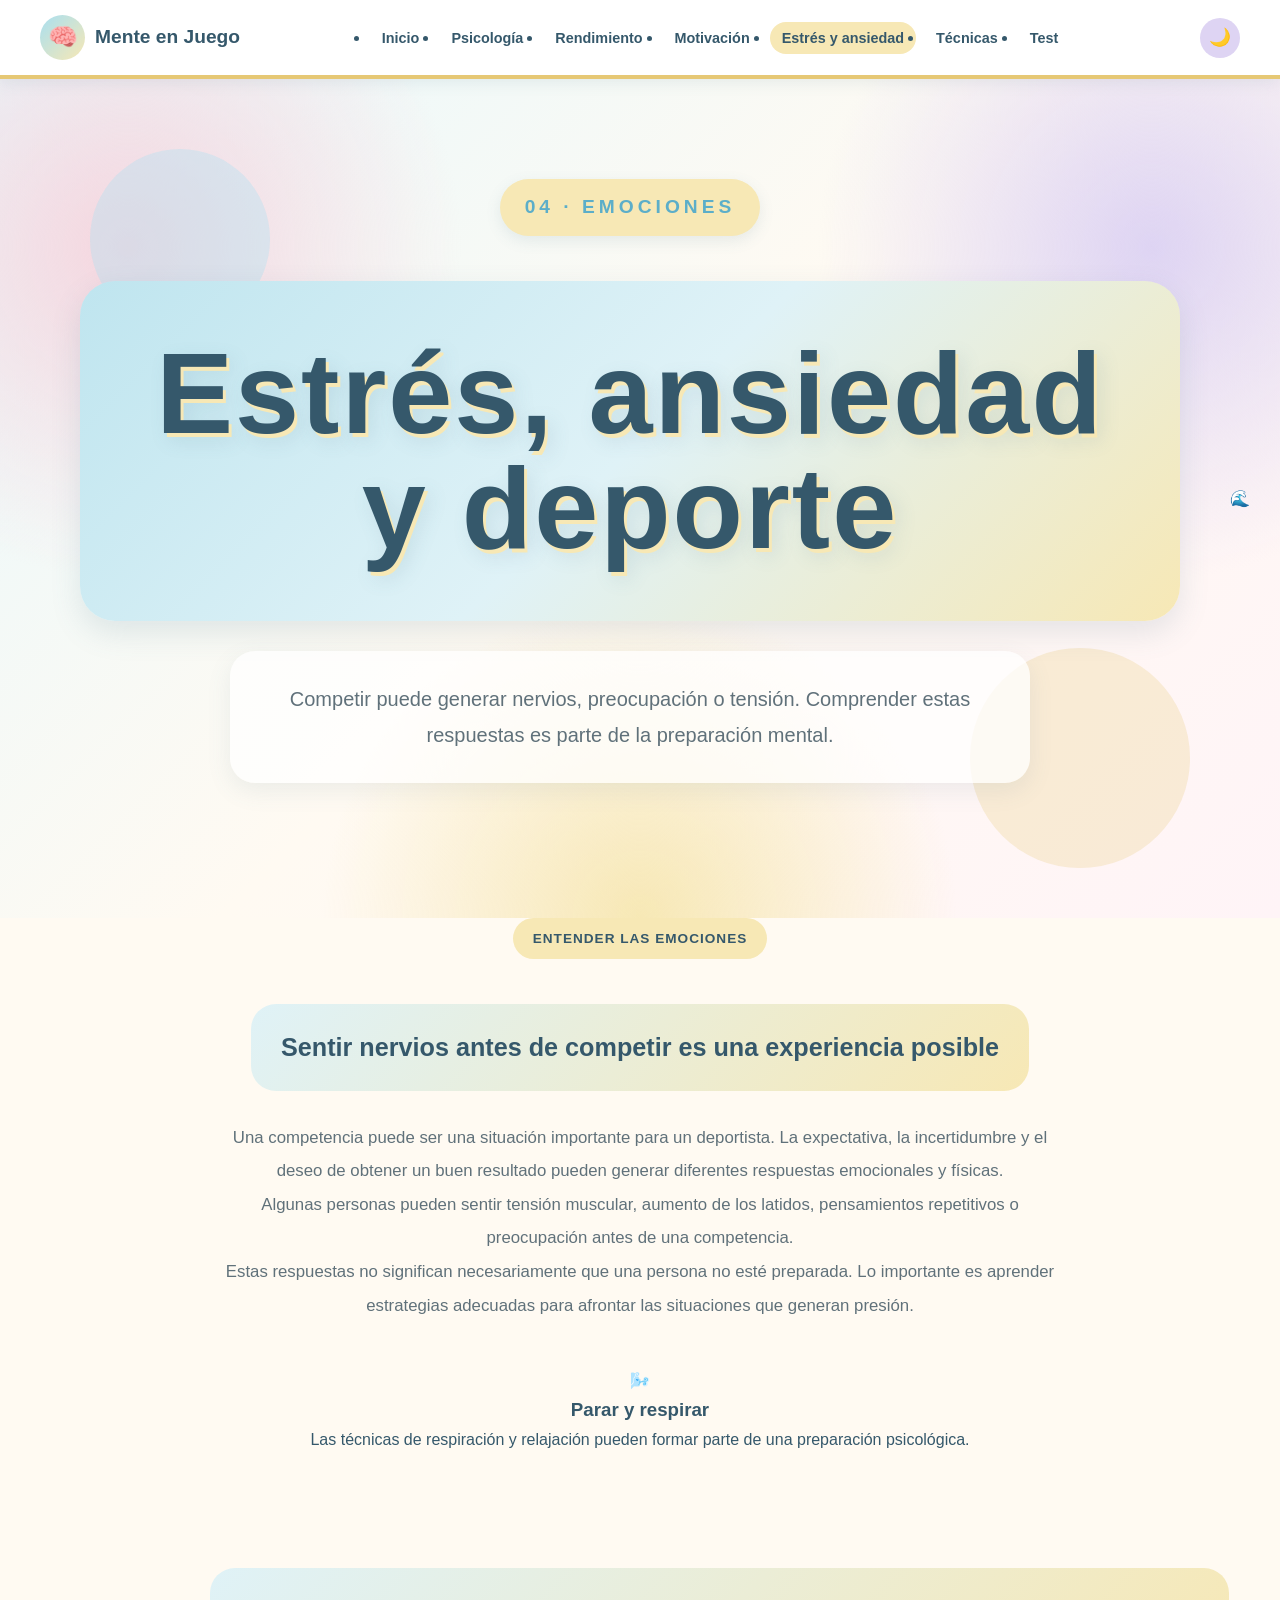
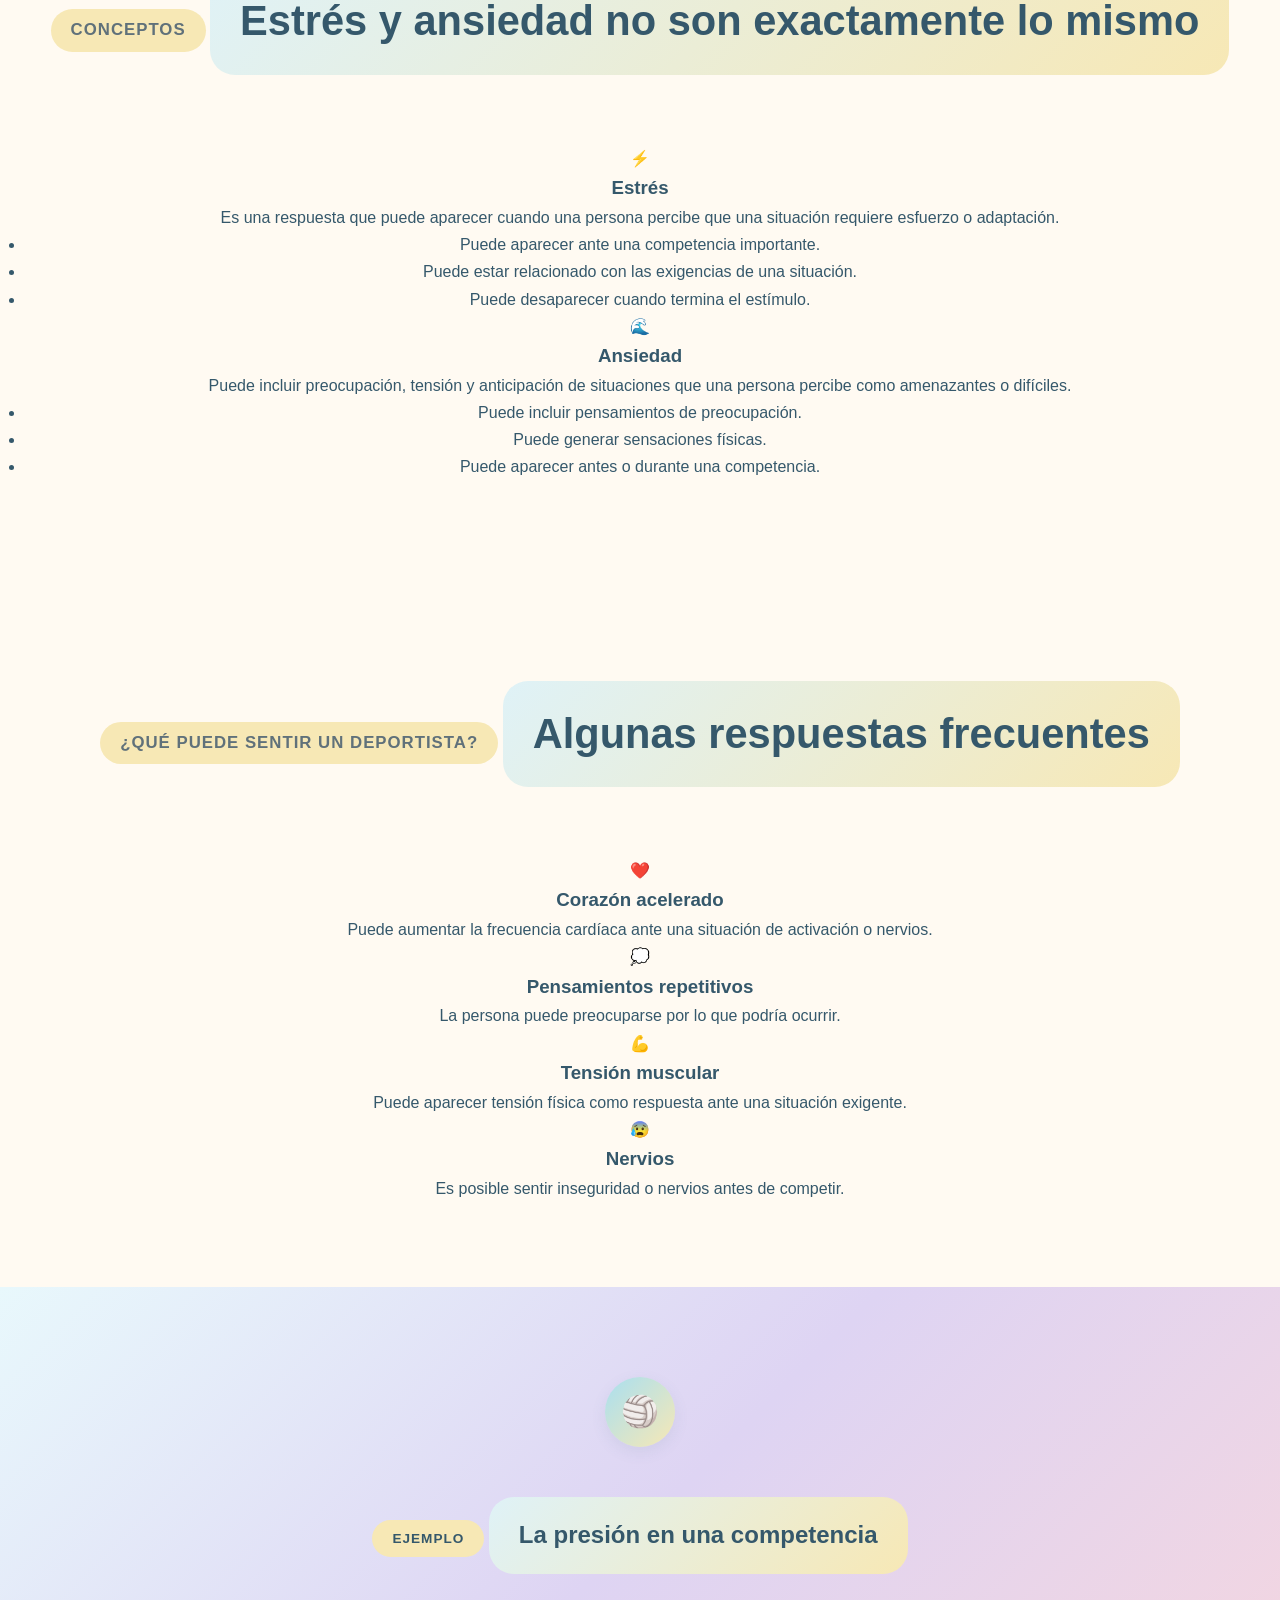
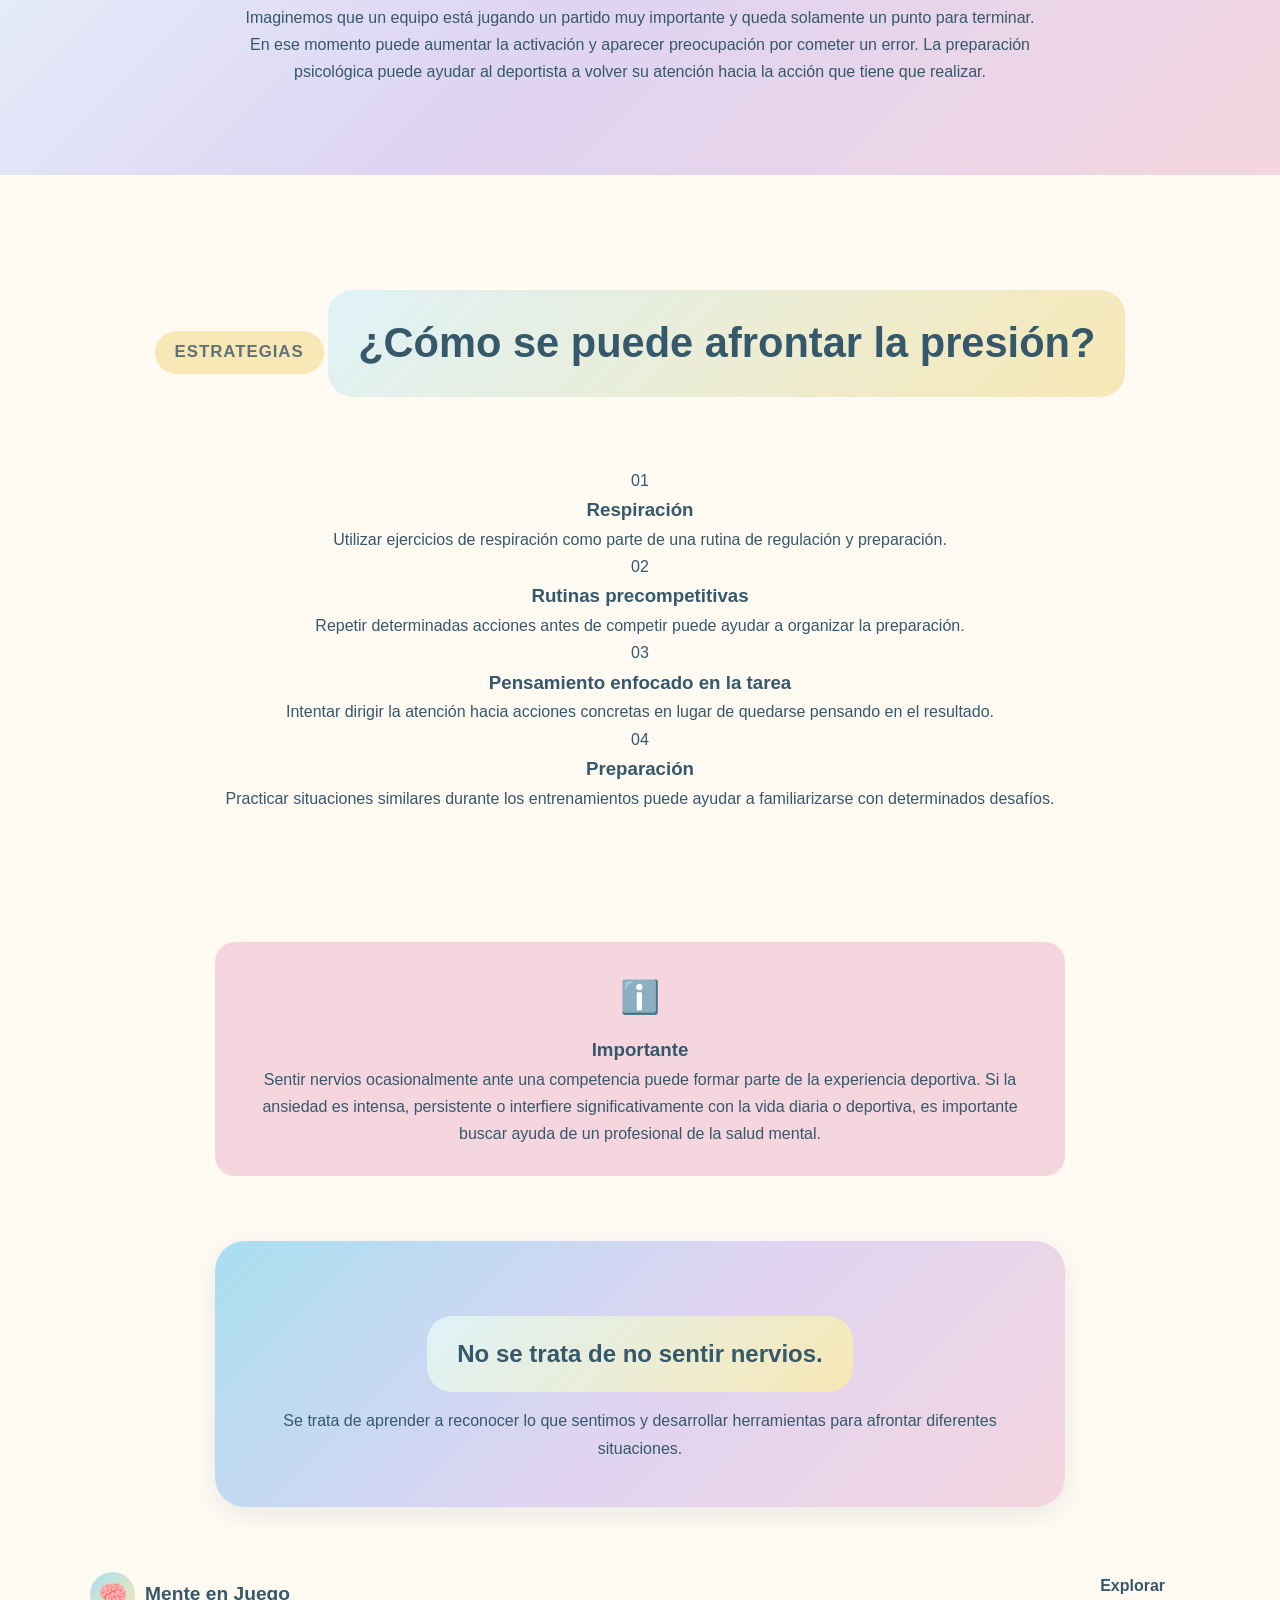
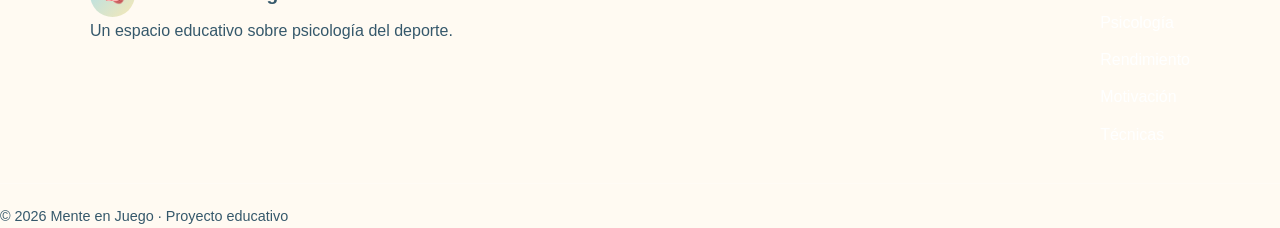
<file: ansiedad.html>
<!DOCTYPE html>
<html lang="es">
<head>

    <meta charset="UTF-8">
    <meta name="viewport" content="width=device-width, initial-scale=1.0">

    <title>Estrés y Ansiedad | Mente en Juego</title>

    <link rel="stylesheet" href="style.css">

</head>

<body>

<header class="header">

    <nav class="navbar">

        <a href="index.html" class="logo">
            <span class="logo-icon">🧠</span>
            Mente en Juego
        </a>

        <ul class="nav-links">

            <li><a href="index.html">Inicio</a></li>
            <li><a href="psicologia.html">Psicología</a></li>
            <li><a href="rendimiento.html">Rendimiento</a></li>
            <li><a href="motivacion.html">Motivación</a></li>
            <li><a href="ansiedad.html" class="active">Estrés y ansiedad</a></li>
            <li><a href="tecnicas.html">Técnicas</a></li>
            <li><a href="test.html">Test</a></li>

        </ul>

        <button id="themeButton" class="theme-button">
            🌙
        </button>

    </nav>

</header>


<main>

    <!-- HERO -->

    <section class="page-hero anxiety-hero">

        <div class="page-hero-content">

            <p class="hero-subtitle">
                04 · EMOCIONES
            </p>

            <h1>
                Estrés, ansiedad y deporte
            </h1>

            <p>
                Competir puede generar nervios, preocupación o tensión.
                Comprender estas respuestas es parte de la preparación mental.
            </p>

        </div>

        <div class="page-hero-icon">
            🌊
        </div>

    </section>


    <!-- INTRO -->

    <section class="content-section">

        <div class="content-text">

            <p class="section-label">
                ENTENDER LAS EMOCIONES
            </p>

            <h2>
                Sentir nervios antes de competir es una experiencia posible
            </h2>

            <p>
                Una competencia puede ser una situación importante para un
                deportista. La expectativa, la incertidumbre y el deseo de
                obtener un buen resultado pueden generar diferentes respuestas
                emocionales y físicas.
            </p>

            <p>
                Algunas personas pueden sentir tensión muscular, aumento de
                los latidos, pensamientos repetitivos o preocupación antes
                de una competencia.
            </p>

            <p>
                Estas respuestas no significan necesariamente que una persona
                no esté preparada. Lo importante es aprender estrategias
                adecuadas para afrontar las situaciones que generan presión.
            </p>

        </div>

        <div class="emotion-box">

            <div class="emotion-icon">
                🌬️
            </div>

            <h3>
                Parar y respirar
            </h3>

            <p>
                Las técnicas de respiración y relajación pueden formar parte
                de una preparación psicológica.
            </p>

        </div>

    </section>


    <!-- DIFERENCIAS -->

    <section class="section">

        <div class="section-heading">

            <p class="section-label">
                CONCEPTOS
            </p>

            <h2>
                Estrés y ansiedad no son exactamente lo mismo
            </h2>

        </div>


        <div class="comparison-grid">

            <article class="comparison-card">

                <div class="comparison-icon">
                    ⚡
                </div>

                <h3>
                    Estrés
                </h3>

                <p>
                    Es una respuesta que puede aparecer cuando una persona
                    percibe que una situación requiere esfuerzo o adaptación.
                </p>

                <ul>

                    <li>Puede aparecer ante una competencia importante.</li>

                    <li>Puede estar relacionado con las exigencias de una situación.</li>

                    <li>Puede desaparecer cuando termina el estímulo.</li>

                </ul>

            </article>


            <article class="comparison-card">

                <div class="comparison-icon">
                    🌊
                </div>

                <h3>
                    Ansiedad
                </h3>

                <p>
                    Puede incluir preocupación, tensión y anticipación de
                    situaciones que una persona percibe como amenazantes
                    o difíciles.
                </p>

                <ul>

                    <li>Puede incluir pensamientos de preocupación.</li>

                    <li>Puede generar sensaciones físicas.</li>

                    <li>Puede aparecer antes o durante una competencia.</li>

                </ul>

            </article>

        </div>

    </section>


    <!-- SEÑALES -->

    <section class="section">

        <div class="section-heading">

            <p class="section-label">
                ¿QUÉ PUEDE SENTIR UN DEPORTISTA?
            </p>

            <h2>
                Algunas respuestas frecuentes
            </h2>

        </div>


        <div class="symptoms-grid">

            <div class="signal">
                <span>❤️</span>
                <h3>Corazón acelerado</h3>
                <p>
                    Puede aumentar la frecuencia cardíaca ante una situación
                    de activación o nervios.
                </p>
            </div>


            <div class="signal">
                <span>💭</span>
                <h3>Pensamientos repetitivos</h3>
                <p>
                    La persona puede preocuparse por lo que podría ocurrir.
                </p>
            </div>


            <div class="signal">
                <span>💪</span>
                <h3>Tensión muscular</h3>
                <p>
                    Puede aparecer tensión física como respuesta ante una
                    situación exigente.
                </p>
            </div>


            <div class="signal">
                <span>😰</span>
                <h3>Nervios</h3>
                <p>
                    Es posible sentir inseguridad o nervios antes de competir.
                </p>
            </div>

        </div>

    </section>


    <!-- PRESIÓN -->

    <section class="highlight-section">

        <div class="highlight-icon">
            🏐
        </div>

        <div>

            <p class="section-label">
                EJEMPLO
            </p>

            <h2>
                La presión en una competencia
            </h2>

            <p>
                Imaginemos que un equipo está jugando un partido muy importante
                y queda solamente un punto para terminar.
            </p>

            <p>
                En ese momento puede aumentar la activación y aparecer
                preocupación por cometer un error. La preparación psicológica
                puede ayudar al deportista a volver su atención hacia la
                acción que tiene que realizar.
            </p>

        </div>

    </section>


    <!-- ESTRATEGIAS -->

    <section class="section">

        <div class="section-heading">

            <p class="section-label">
                ESTRATEGIAS
            </p>

            <h2>
                ¿Cómo se puede afrontar la presión?
            </h2>

        </div>


        <div class="strategy-list">

            <div class="strategy">

                <div class="strategy-number">
                    01
                </div>

                <div>

                    <h3>
                        Respiración
                    </h3>

                    <p>
                        Utilizar ejercicios de respiración como parte de una
                        rutina de regulación y preparación.
                    </p>

                </div>

            </div>


            <div class="strategy">

                <div class="strategy-number">
                    02
                </div>

                <div>

                    <h3>
                        Rutinas precompetitivas
                    </h3>

                    <p>
                        Repetir determinadas acciones antes de competir puede
                        ayudar a organizar la preparación.
                    </p>

                </div>

            </div>


            <div class="strategy">

                <div class="strategy-number">
                    03
                </div>

                <div>

                    <h3>
                        Pensamiento enfocado en la tarea
                    </h3>

                    <p>
                        Intentar dirigir la atención hacia acciones concretas
                        en lugar de quedarse pensando en el resultado.
                    </p>

                </div>

            </div>


            <div class="strategy">

                <div class="strategy-number">
                    04
                </div>

                <div>

                    <h3>
                        Preparación
                    </h3>

                    <p>
                        Practicar situaciones similares durante los entrenamientos
                        puede ayudar a familiarizarse con determinados desafíos.
                    </p>

                </div>

            </div>

        </div>

    </section>


    <!-- IMPORTANTE -->

    <section class="notice-box">

        <div class="notice-icon">
            ℹ️
        </div>

        <div>

            <h3>
                Importante
            </h3>

            <p>
                Sentir nervios ocasionalmente ante una competencia puede formar
                parte de la experiencia deportiva. Si la ansiedad es intensa,
                persistente o interfiere significativamente con la vida diaria
                o deportiva, es importante buscar ayuda de un profesional de
                la salud mental.
            </p>

        </div>

    </section>


    <!-- FINAL -->

    <section class="final-message">

        <h2>
            No se trata de no sentir nervios.
        </h2>

        <p>
            Se trata de aprender a reconocer lo que sentimos y desarrollar
            herramientas para afrontar diferentes situaciones.
        </p>

    </section>

</main>


<footer class="footer">

    <div class="footer-content">

        <div class="footer-brand">

            <a href="index.html" class="logo">
                <span class="logo-icon">🧠</span>
                Mente en Juego
            </a>

            <p>
                Un espacio educativo sobre psicología del deporte.
            </p>

        </div>

        <div class="footer-links">

            <h4>Explorar</h4>

            <a href="psicologia.html">Psicología</a>
            <a href="rendimiento.html">Rendimiento</a>
            <a href="motivacion.html">Motivación</a>
            <a href="tecnicas.html">Técnicas</a>

        </div>

    </div>

    <div class="footer-bottom">
        <p>© 2026 Mente en Juego · Proyecto educativo</p>
    </div>

</footer>

<script src="script.js"></script>

</body>
</html>
</file>
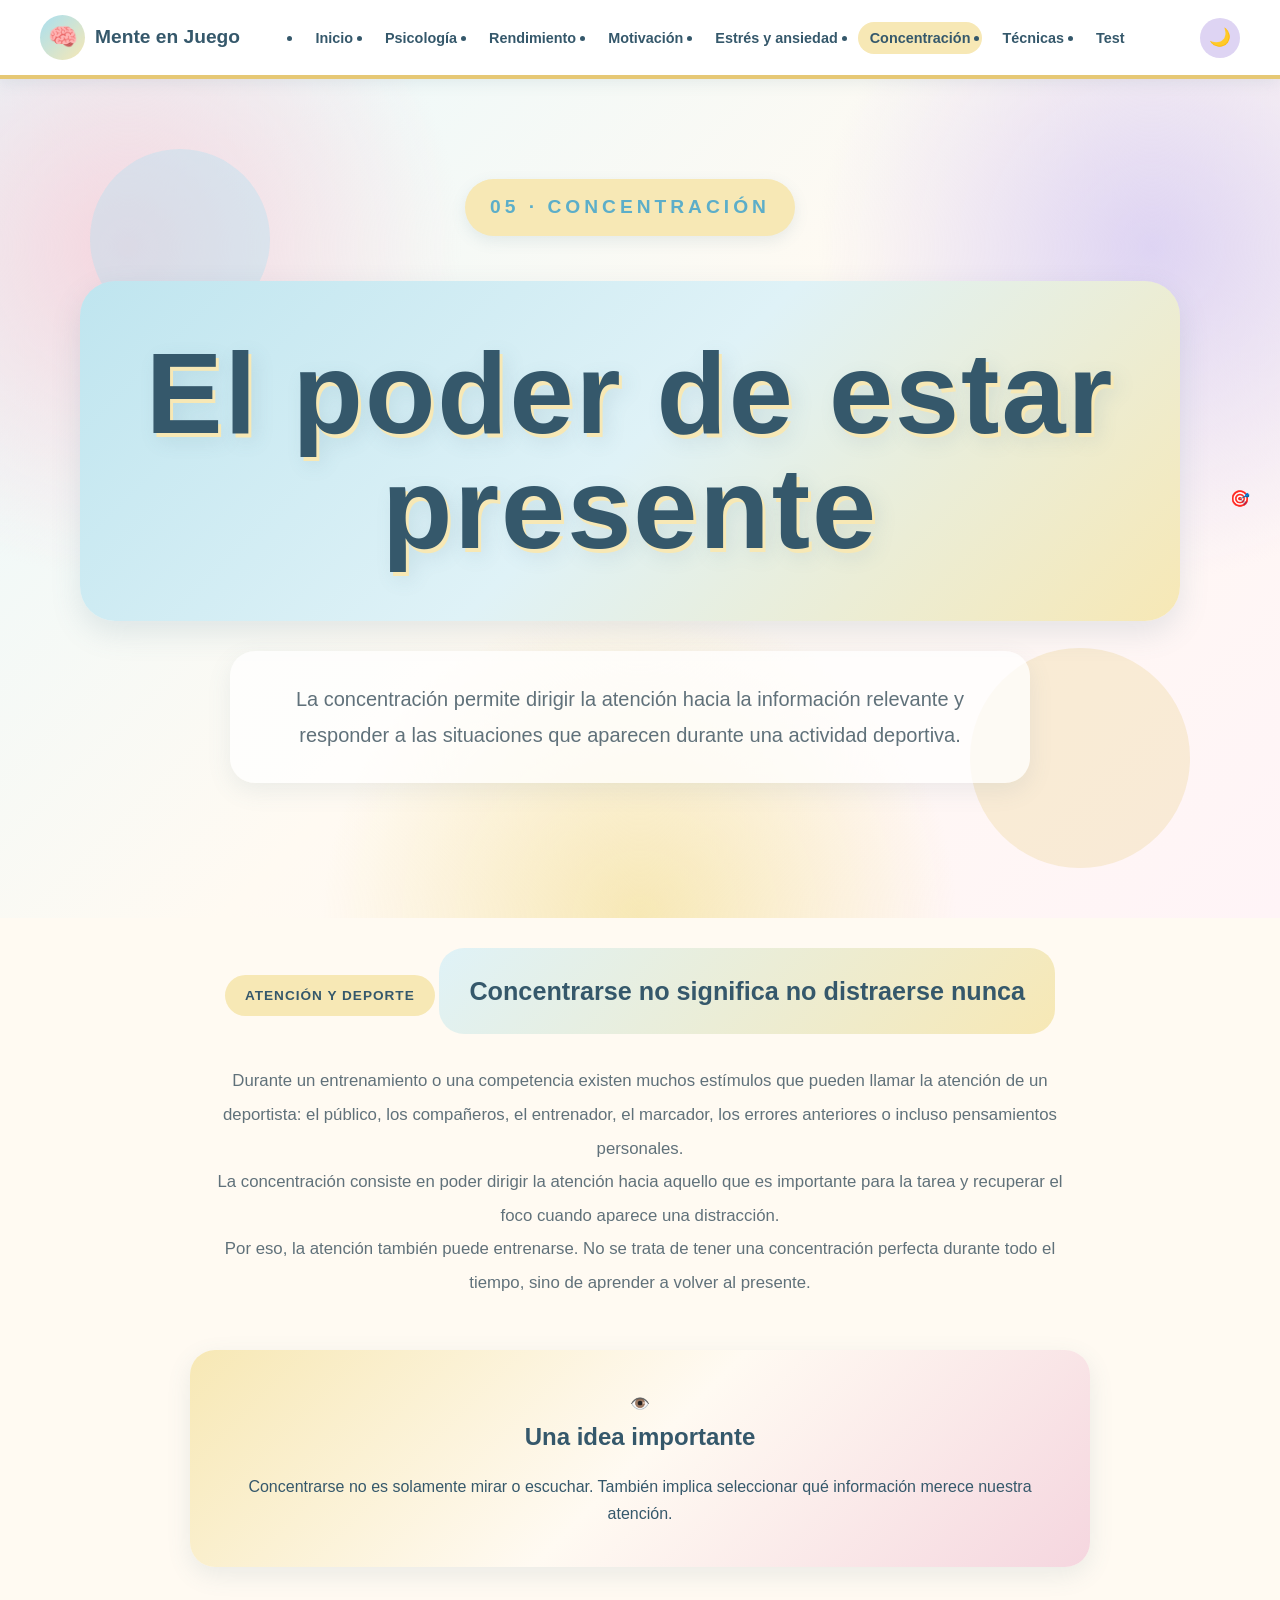
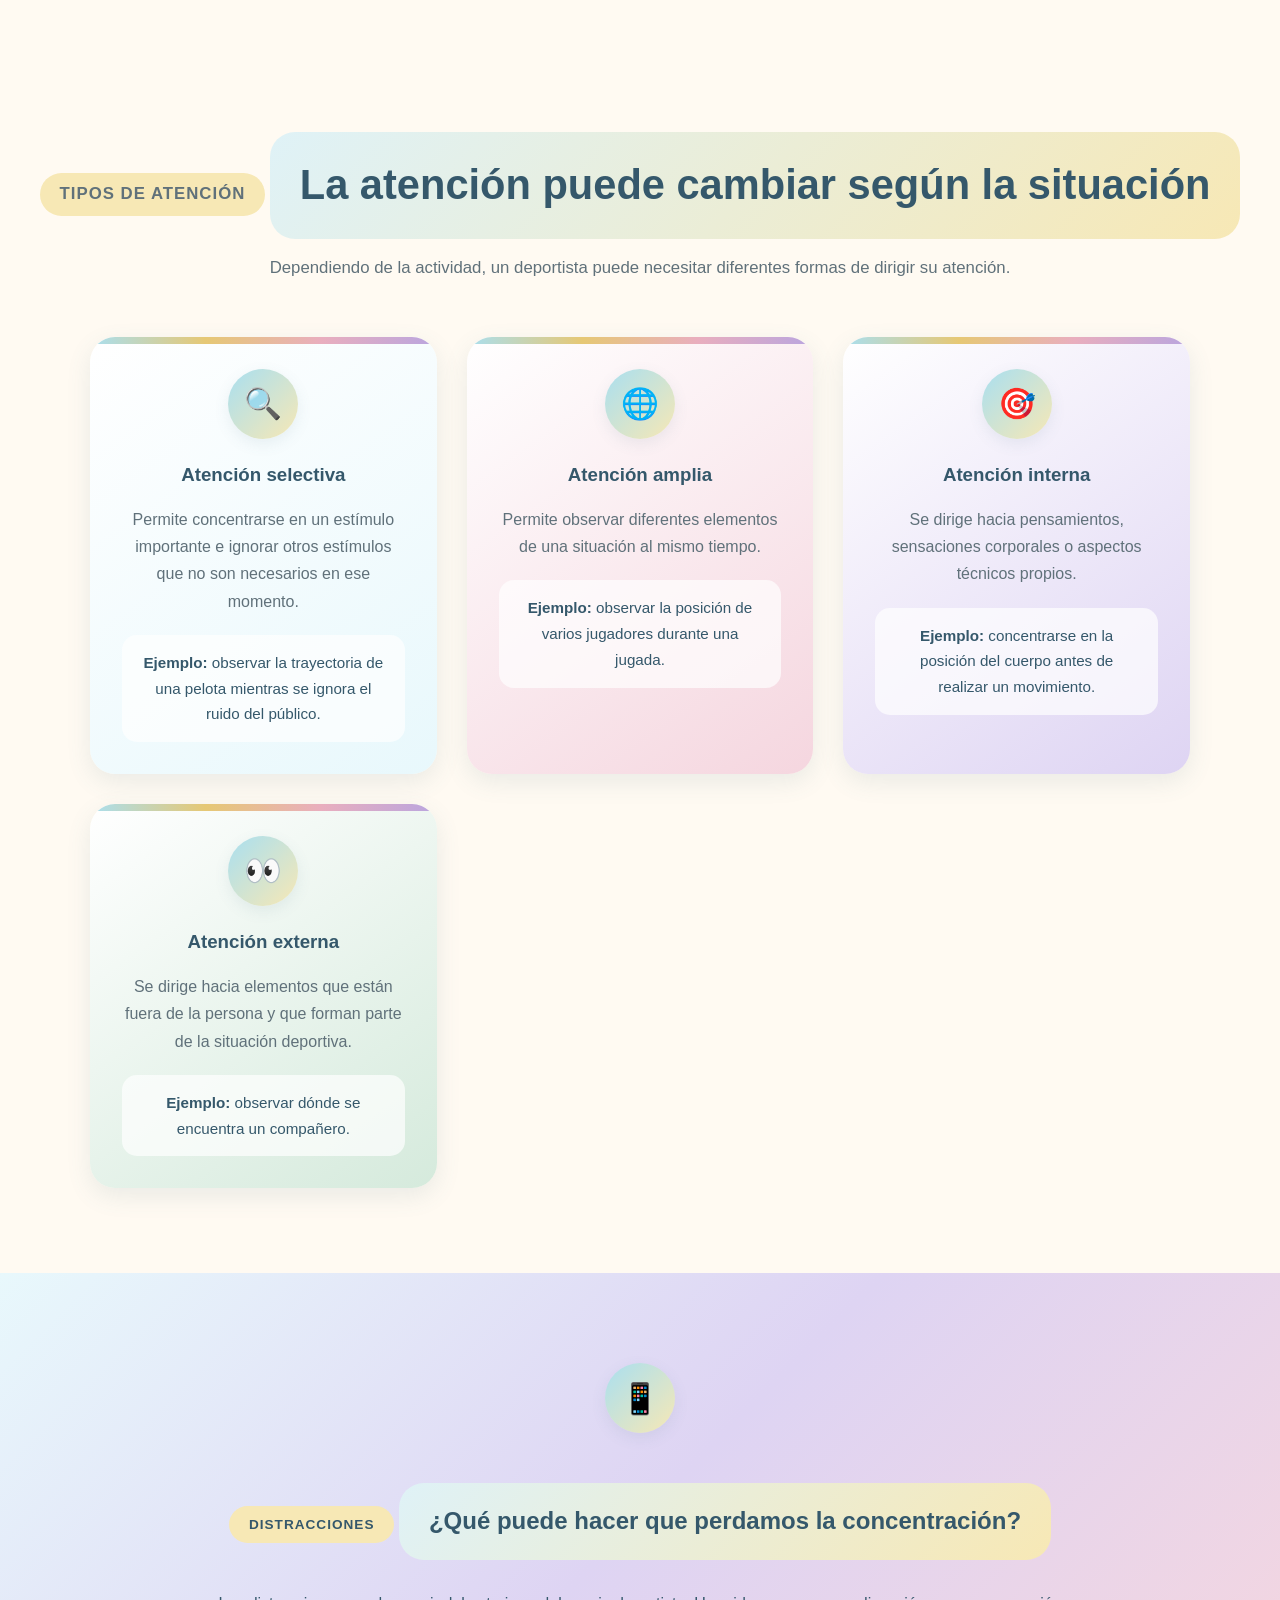
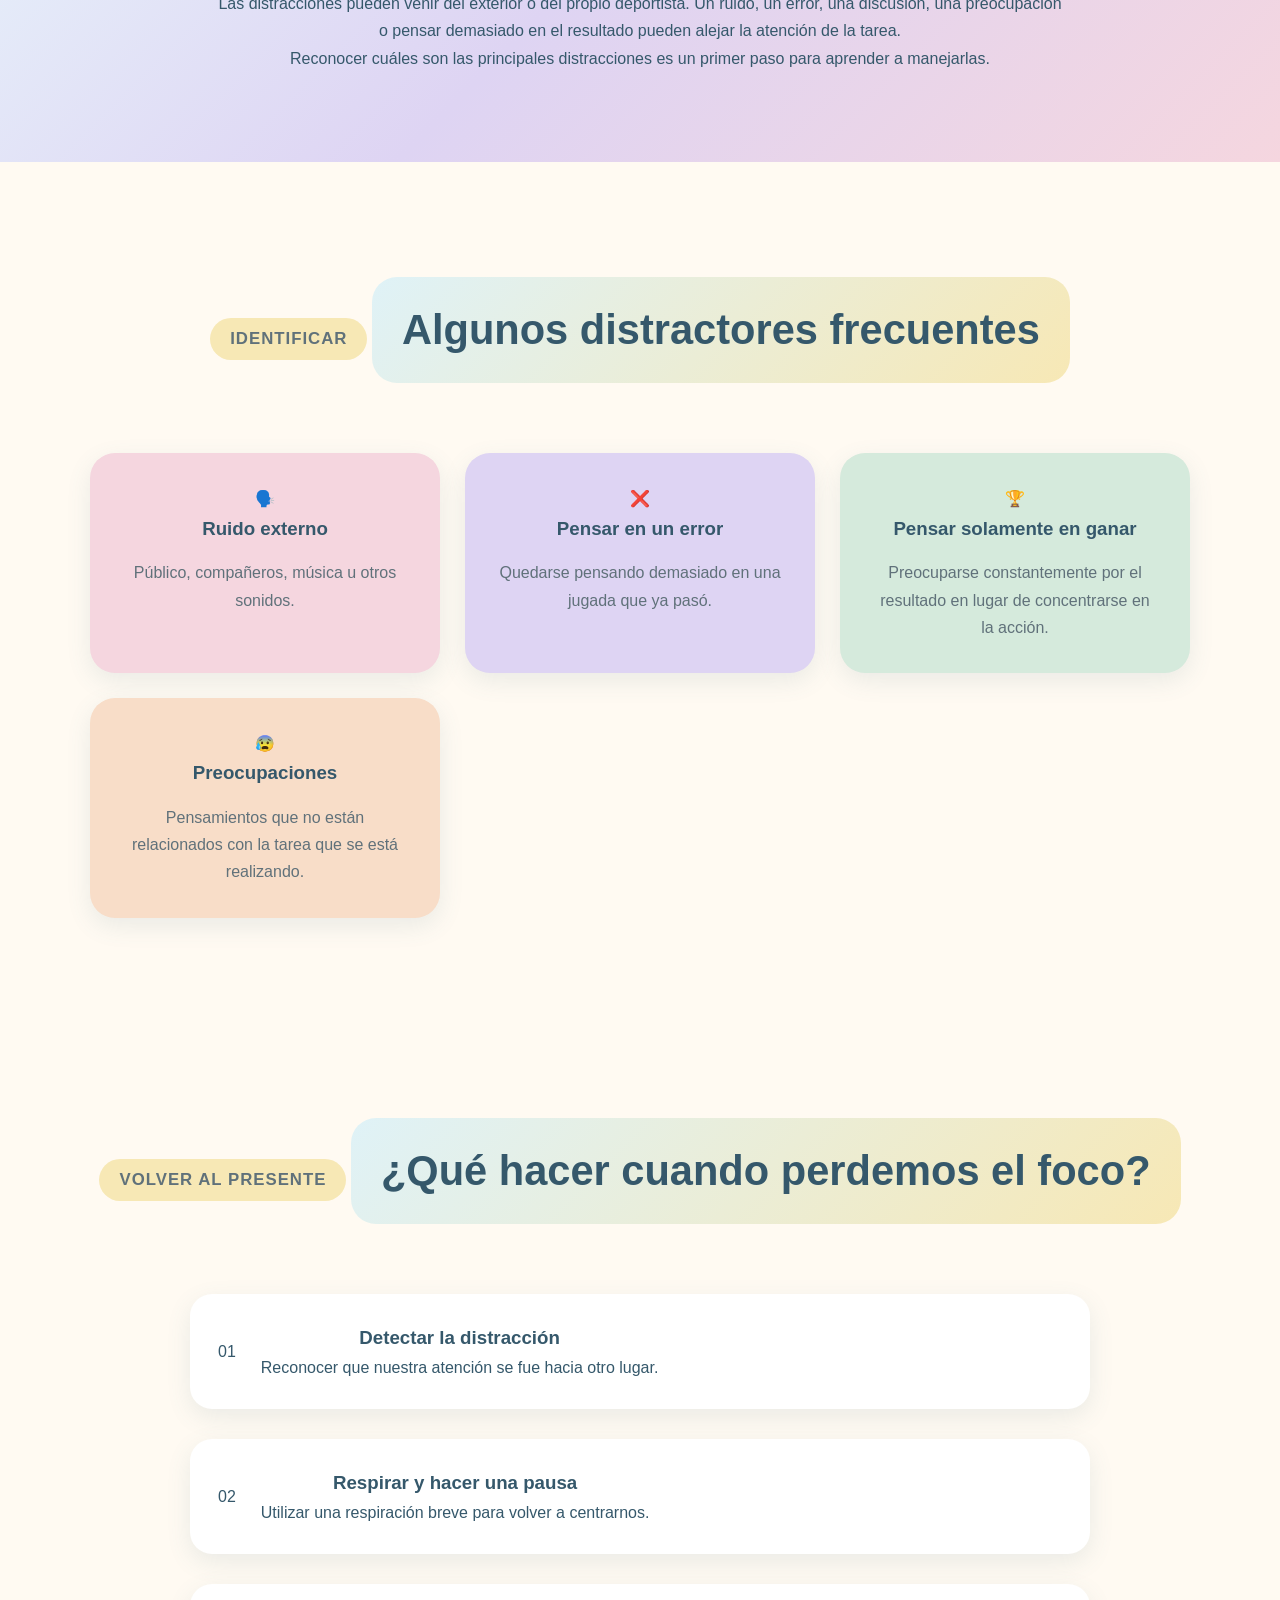
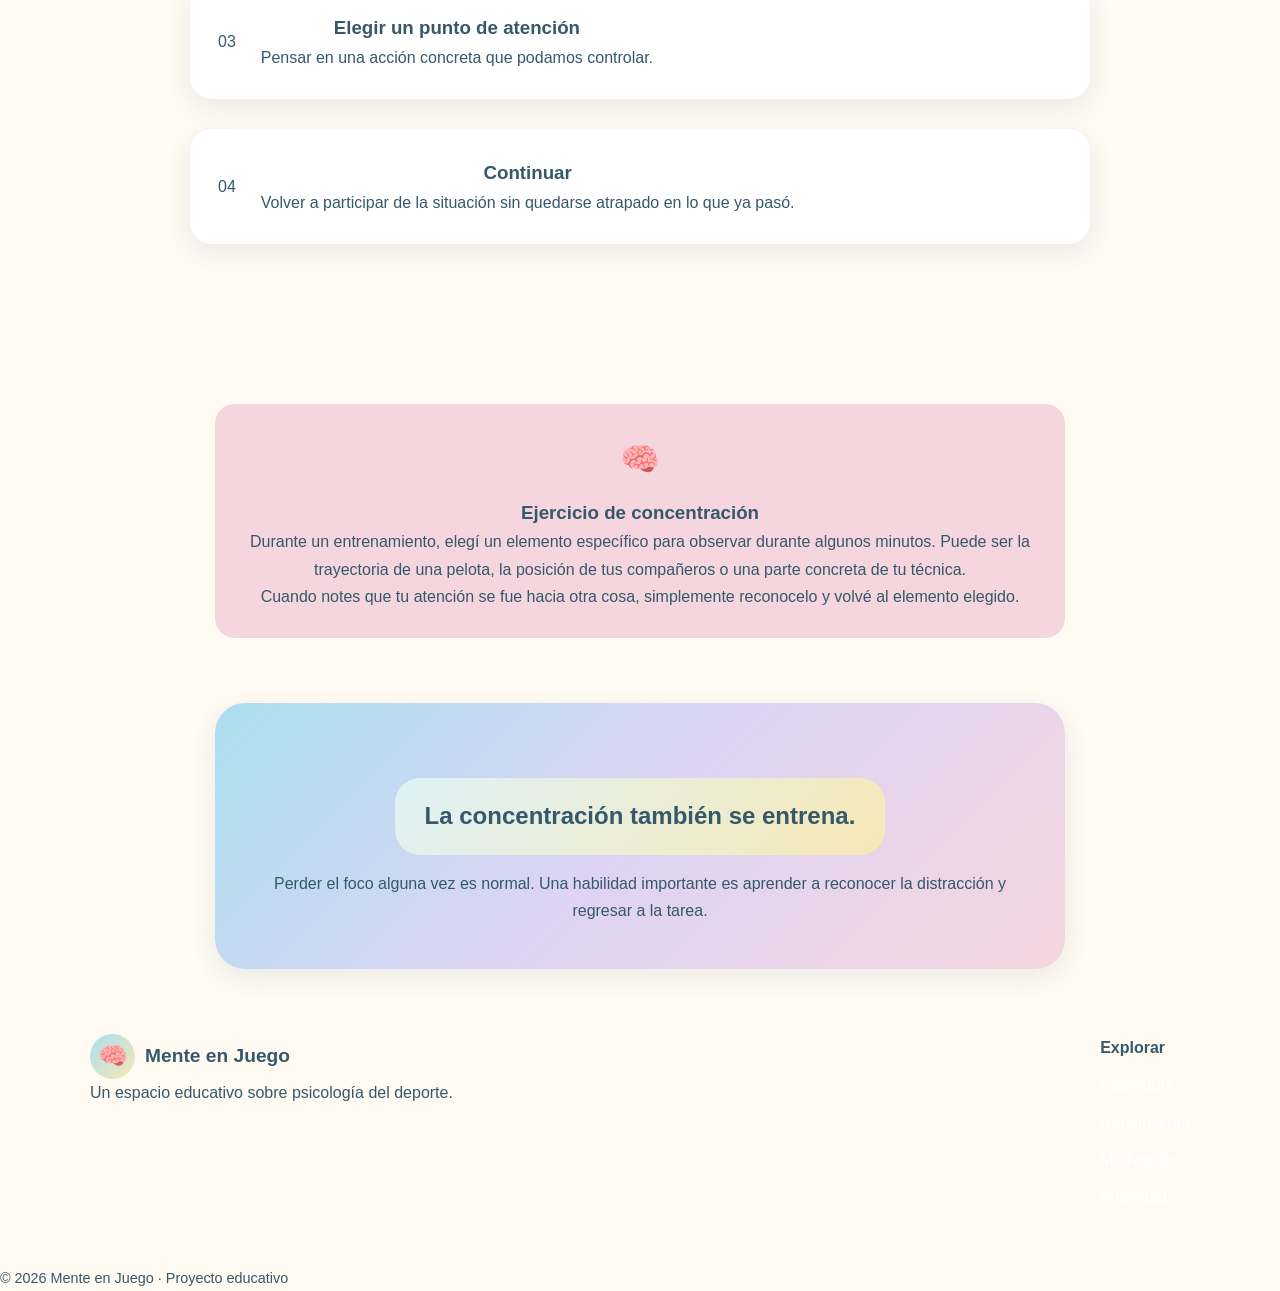
<file: concentracion.html>
<!DOCTYPE html>
<html lang="es">

<head>
    <meta charset="UTF-8">
    <meta name="viewport" content="width=device-width, initial-scale=1.0">

    <title>Concentración Deportiva | Mente en Juego</title>

    <link rel="stylesheet" href="style.css">
</head>

<body>

<header class="header">

    <nav class="navbar">

        <a href="index.html" class="logo">
            <span class="logo-icon">🧠</span>
            Mente en Juego
        </a>

        <ul class="nav-links">

            <li><a href="index.html">Inicio</a></li>

            <li><a href="psicologia.html">Psicología</a></li>

            <li><a href="rendimiento.html">Rendimiento</a></li>

            <li><a href="motivacion.html">Motivación</a></li>

            <li><a href="ansiedad.html">Estrés y ansiedad</a></li>

            <li><a href="concentracion.html" class="active">Concentración</a></li>

            <li><a href="tecnicas.html">Técnicas</a></li>

            <li><a href="test.html">Test</a></li>

        </ul>

        <button id="themeButton" class="theme-button">
            🌙
        </button>

    </nav>

</header>


<main>

    <!-- HERO -->

    <section class="page-hero">

        <div class="page-hero-content">

            <p class="hero-subtitle">
                05 · CONCENTRACIÓN
            </p>

            <h1>
                El poder de estar presente
            </h1>

            <p>
                La concentración permite dirigir la atención hacia la información
                relevante y responder a las situaciones que aparecen durante
                una actividad deportiva.
            </p>

        </div>

        <div class="page-hero-icon">
            🎯
        </div>

    </section>


    <!-- INTRODUCCIÓN -->

    <section class="content-section">

        <div class="content-text">

            <p class="section-label">
                ATENCIÓN Y DEPORTE
            </p>

            <h2>
                Concentrarse no significa no distraerse nunca
            </h2>

            <p>
                Durante un entrenamiento o una competencia existen muchos
                estímulos que pueden llamar la atención de un deportista:
                el público, los compañeros, el entrenador, el marcador,
                los errores anteriores o incluso pensamientos personales.
            </p>

            <p>
                La concentración consiste en poder dirigir la atención hacia
                aquello que es importante para la tarea y recuperar el foco
                cuando aparece una distracción.
            </p>

            <p>
                Por eso, la atención también puede entrenarse. No se trata
                de tener una concentración perfecta durante todo el tiempo,
                sino de aprender a volver al presente.
            </p>

        </div>


        <div class="definition-box">

            <span>👁️</span>

            <h3>
                Una idea importante
            </h3>

            <p>
                Concentrarse no es solamente mirar o escuchar. También implica
                seleccionar qué información merece nuestra atención.
            </p>

        </div>

    </section>


    <!-- TIPOS DE ATENCIÓN -->

    <section class="section">

        <div class="section-heading">

            <p class="section-label">
                TIPOS DE ATENCIÓN
            </p>

            <h2>
                La atención puede cambiar según la situación
            </h2>

            <p>
                Dependiendo de la actividad, un deportista puede necesitar
                diferentes formas de dirigir su atención.
            </p>

        </div>


        <div class="cards-grid">

            <article class="info-card">

                <div class="card-icon">
                    🔍
                </div>

                <h3>
                    Atención selectiva
                </h3>

                <p>
                    Permite concentrarse en un estímulo importante e ignorar
                    otros estímulos que no son necesarios en ese momento.
                </p>

                <div class="card-example">
                    <strong>Ejemplo:</strong>
                    observar la trayectoria de una pelota mientras se ignora
                    el ruido del público.
                </div>

            </article>


            <article class="info-card">

                <div class="card-icon">
                    🌐
                </div>

                <h3>
                    Atención amplia
                </h3>

                <p>
                    Permite observar diferentes elementos de una situación
                    al mismo tiempo.
                </p>

                <div class="card-example">
                    <strong>Ejemplo:</strong>
                    observar la posición de varios jugadores durante una jugada.
                </div>

            </article>


            <article class="info-card">

                <div class="card-icon">
                    🎯
                </div>

                <h3>
                    Atención interna
                </h3>

                <p>
                    Se dirige hacia pensamientos, sensaciones corporales
                    o aspectos técnicos propios.
                </p>

                <div class="card-example">
                    <strong>Ejemplo:</strong>
                    concentrarse en la posición del cuerpo antes de realizar
                    un movimiento.
                </div>

            </article>


            <article class="info-card">

                <div class="card-icon">
                    👀
                </div>

                <h3>
                    Atención externa
                </h3>

                <p>
                    Se dirige hacia elementos que están fuera de la persona
                    y que forman parte de la situación deportiva.
                </p>

                <div class="card-example">
                    <strong>Ejemplo:</strong>
                    observar dónde se encuentra un compañero.
                </div>

            </article>

        </div>

    </section>


    <!-- DISTRACCIONES -->

    <section class="highlight-section">

        <div class="highlight-icon">
            📱
        </div>

        <div>

            <p class="section-label">
                DISTRACCIONES
            </p>

            <h2>
                ¿Qué puede hacer que perdamos la concentración?
            </h2>

            <p>
                Las distracciones pueden venir del exterior o del propio
                deportista. Un ruido, un error, una discusión, una preocupación
                o pensar demasiado en el resultado pueden alejar la atención
                de la tarea.
            </p>

            <p>
                Reconocer cuáles son las principales distracciones es un primer
                paso para aprender a manejarlas.
            </p>

        </div>

    </section>


    <!-- DISTRACTORES -->

    <section class="section">

        <div class="section-heading">

            <p class="section-label">
                IDENTIFICAR
            </p>

            <h2>
                Algunos distractores frecuentes
            </h2>

        </div>


        <div class="distraction-grid">

            <div class="distraction-card">

                <span>🗣️</span>

                <h3>
                    Ruido externo
                </h3>

                <p>
                    Público, compañeros, música u otros sonidos.
                </p>

            </div>


            <div class="distraction-card">

                <span>❌</span>

                <h3>
                    Pensar en un error
                </h3>

                <p>
                    Quedarse pensando demasiado en una jugada que ya pasó.
                </p>

            </div>


            <div class="distraction-card">

                <span>🏆</span>

                <h3>
                    Pensar solamente en ganar
                </h3>

                <p>
                    Preocuparse constantemente por el resultado en lugar
                    de concentrarse en la acción.
                </p>

            </div>


            <div class="distraction-card">

                <span>😰</span>

                <h3>
                    Preocupaciones
                </h3>

                <p>
                    Pensamientos que no están relacionados con la tarea
                    que se está realizando.
                </p>

            </div>

        </div>

    </section>


    <!-- VOLVER AL PRESENTE -->

    <section class="section">

        <div class="section-heading">

            <p class="section-label">
                VOLVER AL PRESENTE
            </p>

            <h2>
                ¿Qué hacer cuando perdemos el foco?
            </h2>

        </div>


        <div class="steps">

            <div class="step">

                <span>01</span>

                <div>

                    <h3>
                        Detectar la distracción
                    </h3>

                    <p>
                        Reconocer que nuestra atención se fue hacia otro lugar.
                    </p>

                </div>

            </div>


            <div class="step">

                <span>02</span>

                <div>

                    <h3>
                        Respirar y hacer una pausa
                    </h3>

                    <p>
                        Utilizar una respiración breve para volver a centrarnos.
                    </p>

                </div>

            </div>


            <div class="step">

                <span>03</span>

                <div>

                    <h3>
                        Elegir un punto de atención
                    </h3>

                    <p>
                        Pensar en una acción concreta que podamos controlar.
                    </p>

                </div>

            </div>


            <div class="step">

                <span>04</span>

                <div>

                    <h3>
                        Continuar
                    </h3>

                    <p>
                        Volver a participar de la situación sin quedarse
                        atrapado en lo que ya pasó.
                    </p>

                </div>

            </div>

        </div>

    </section>


    <!-- EJERCICIO -->

    <section class="notice-box">

        <div class="notice-icon">
            🧠
        </div>

        <div>

            <h3>
                Ejercicio de concentración
            </h3>

            <p>
                Durante un entrenamiento, elegí un elemento específico para
                observar durante algunos minutos. Puede ser la trayectoria
                de una pelota, la posición de tus compañeros o una parte
                concreta de tu técnica.
            </p>

            <p>
                Cuando notes que tu atención se fue hacia otra cosa,
                simplemente reconocelo y volvé al elemento elegido.
            </p>

        </div>

    </section>


    <!-- FINAL -->

    <section class="final-message">

        <h2>
            La concentración también se entrena.
        </h2>

        <p>
            Perder el foco alguna vez es normal. Una habilidad importante
            es aprender a reconocer la distracción y regresar a la tarea.
        </p>

    </section>

</main>


<footer class="footer">

    <div class="footer-content">

        <div class="footer-brand">

            <a href="index.html" class="logo">
                <span class="logo-icon">🧠</span>
                Mente en Juego
            </a>

            <p>
                Un espacio educativo sobre psicología del deporte.
            </p>

        </div>

        <div class="footer-links">

            <h4>Explorar</h4>

            <a href="psicologia.html">Psicología</a>
            <a href="rendimiento.html">Rendimiento</a>
            <a href="motivacion.html">Motivación</a>
            <a href="ansiedad.html">Ansiedad</a>

        </div>

    </div>

    <div class="footer-bottom">
        <p>© 2026 Mente en Juego · Proyecto educativo</p>
    </div>

</footer>


<script src="script.js"></script>

</body>
</html>
</file>
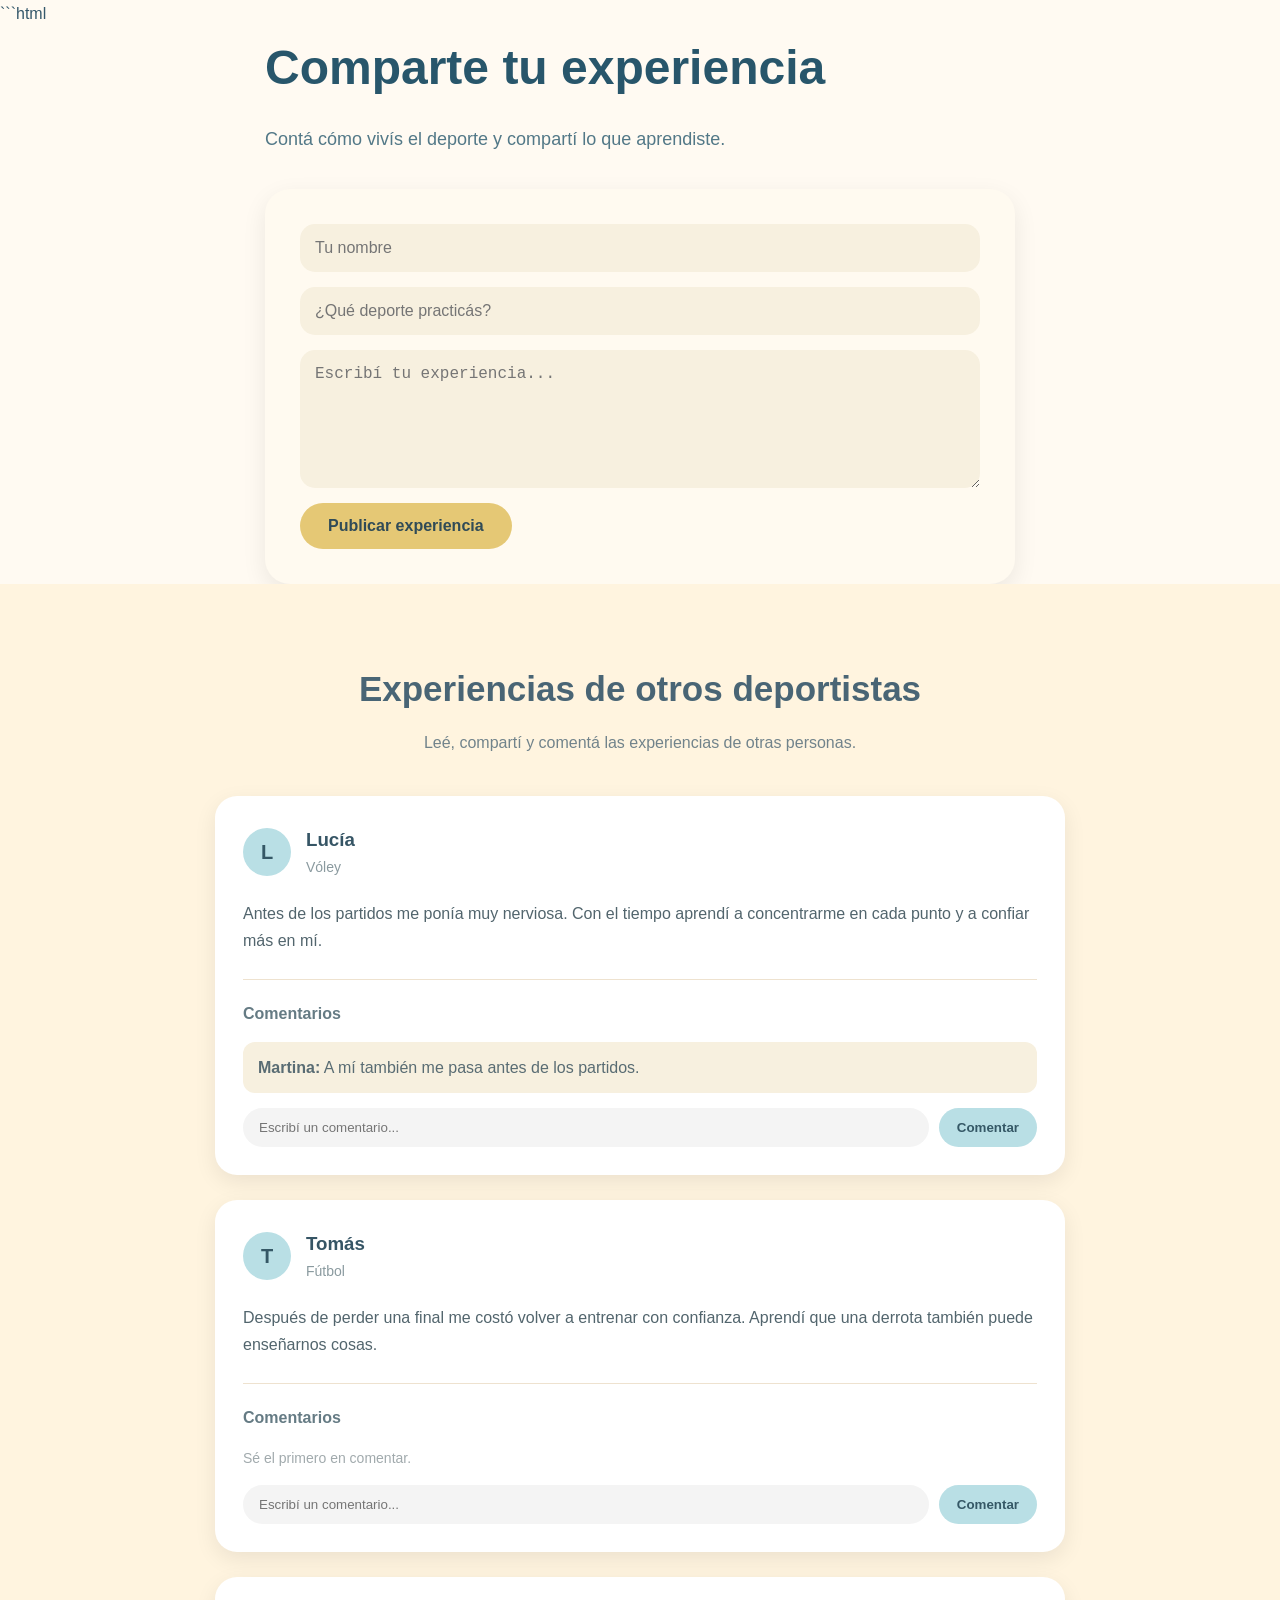
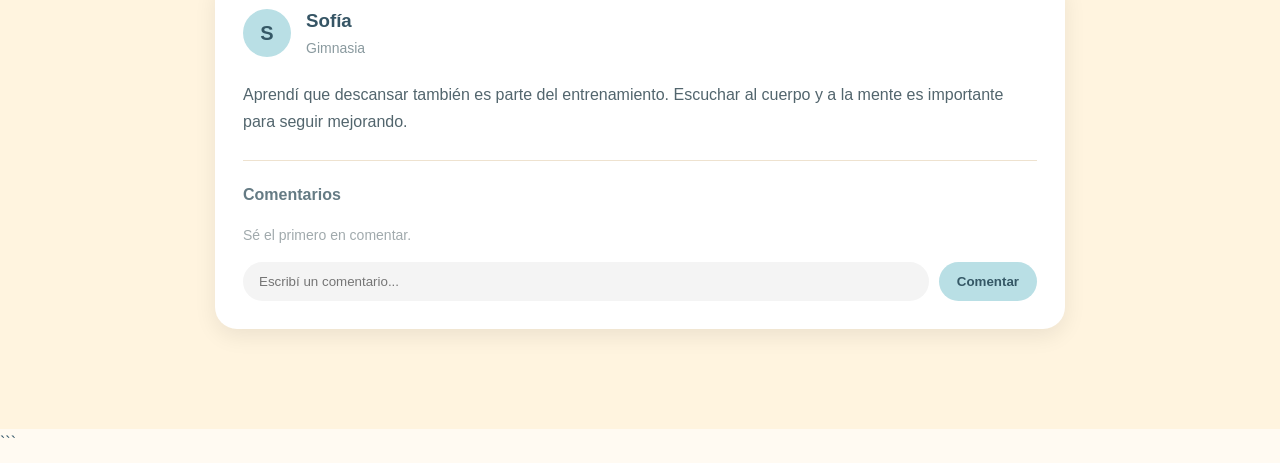
<file: experiencia.html>
```html
<!DOCTYPE html>
<html lang="es">

<head>
    <meta charset="UTF-8">
    <meta name="viewport" content="width=device-width, initial-scale=1.0">

    <title>Comparte tu experiencia</title>

    <link rel="stylesheet" href="style.css">
</head>

<body>


    <!-- PARTE PARA ESCRIBIR -->

    <section class="write-experience">

        <div class="write-content">

            <h1>Comparte tu experiencia</h1>

            <p>
                Contá cómo vivís el deporte y compartí lo que aprendiste.
            </p>


            <form id="experienceForm">

                <input
                    type="text"
                    id="name"
                    placeholder="Tu nombre"
                    required
                >

                <input
                    type="text"
                    id="sport"
                    placeholder="¿Qué deporte practicás?"
                    required
                >

                <textarea
                    id="experience"
                    placeholder="Escribí tu experiencia..."
                    rows="6"
                    required
                ></textarea>

                <button type="submit">
                    Publicar experiencia
                </button>

            </form>

        </div>

    </section>


    <!-- PARTE DE EXPERIENCIAS -->

    <section class="people-experiences">

        <div class="experiences-content">

            <h2>Experiencias de otros deportistas</h2>

            <p class="experiences-intro">
                Leé, compartí y comentá las experiencias de otras personas.
            </p>


            <div id="experiencesContainer">


                <!-- EXPERIENCIA 1 -->

                <article class="experience-card">

                    <div class="person-info">

                        <div class="avatar">L</div>

                        <div>
                            <h3>Lucía</h3>
                            <span>Vóley</span>
                        </div>

                    </div>


                    <p class="experience-text">
                        Antes de los partidos me ponía muy nerviosa.
                        Con el tiempo aprendí a concentrarme en cada punto
                        y a confiar más en mí.
                    </p>


                    <div class="comments">

                        <h4>Comentarios</h4>

                        <div class="comment-list">

                            <div class="comment">
                                <strong>Martina:</strong>
                                A mí también me pasa antes de los partidos.
                            </div>

                        </div>


                        <form class="comment-form">

                            <input
                                type="text"
                                placeholder="Escribí un comentario..."
                                class="comment-input"
                            >

                            <button type="submit">
                                Comentar
                            </button>

                        </form>

                    </div>

                </article>


                <!-- EXPERIENCIA 2 -->

                <article class="experience-card">

                    <div class="person-info">

                        <div class="avatar">T</div>

                        <div>
                            <h3>Tomás</h3>
                            <span>Fútbol</span>
                        </div>

                    </div>


                    <p class="experience-text">
                        Después de perder una final me costó volver a
                        entrenar con confianza. Aprendí que una derrota
                        también puede enseñarnos cosas.
                    </p>


                    <div class="comments">

                        <h4>Comentarios</h4>

                        <div class="comment-list">

                            <p class="no-comments">
                                Sé el primero en comentar.
                            </p>

                        </div>


                        <form class="comment-form">

                            <input
                                type="text"
                                placeholder="Escribí un comentario..."
                                class="comment-input"
                            >

                            <button type="submit">
                                Comentar
                            </button>

                        </form>

                    </div>

                </article>


                <!-- EXPERIENCIA 3 -->

                <article class="experience-card">

                    <div class="person-info">

                        <div class="avatar">S</div>

                        <div>
                            <h3>Sofía</h3>
                            <span>Gimnasia</span>
                        </div>

                    </div>


                    <p class="experience-text">
                        Aprendí que descansar también es parte del
                        entrenamiento. Escuchar al cuerpo y a la mente
                        es importante para seguir mejorando.
                    </p>


                    <div class="comments">

                        <h4>Comentarios</h4>

                        <div class="comment-list">

                            <p class="no-comments">
                                Sé el primero en comentar.
                            </p>

                        </div>


                        <form class="comment-form">

                            <input
                                type="text"
                                placeholder="Escribí un comentario..."
                                class="comment-input"
                            >

                            <button type="submit">
                                Comentar
                            </button>

                        </form>

                    </div>

                </article>


            </div>

        </div>

    </section>


    <script src="script.js"></script>

</body>

</html>
```
</file>
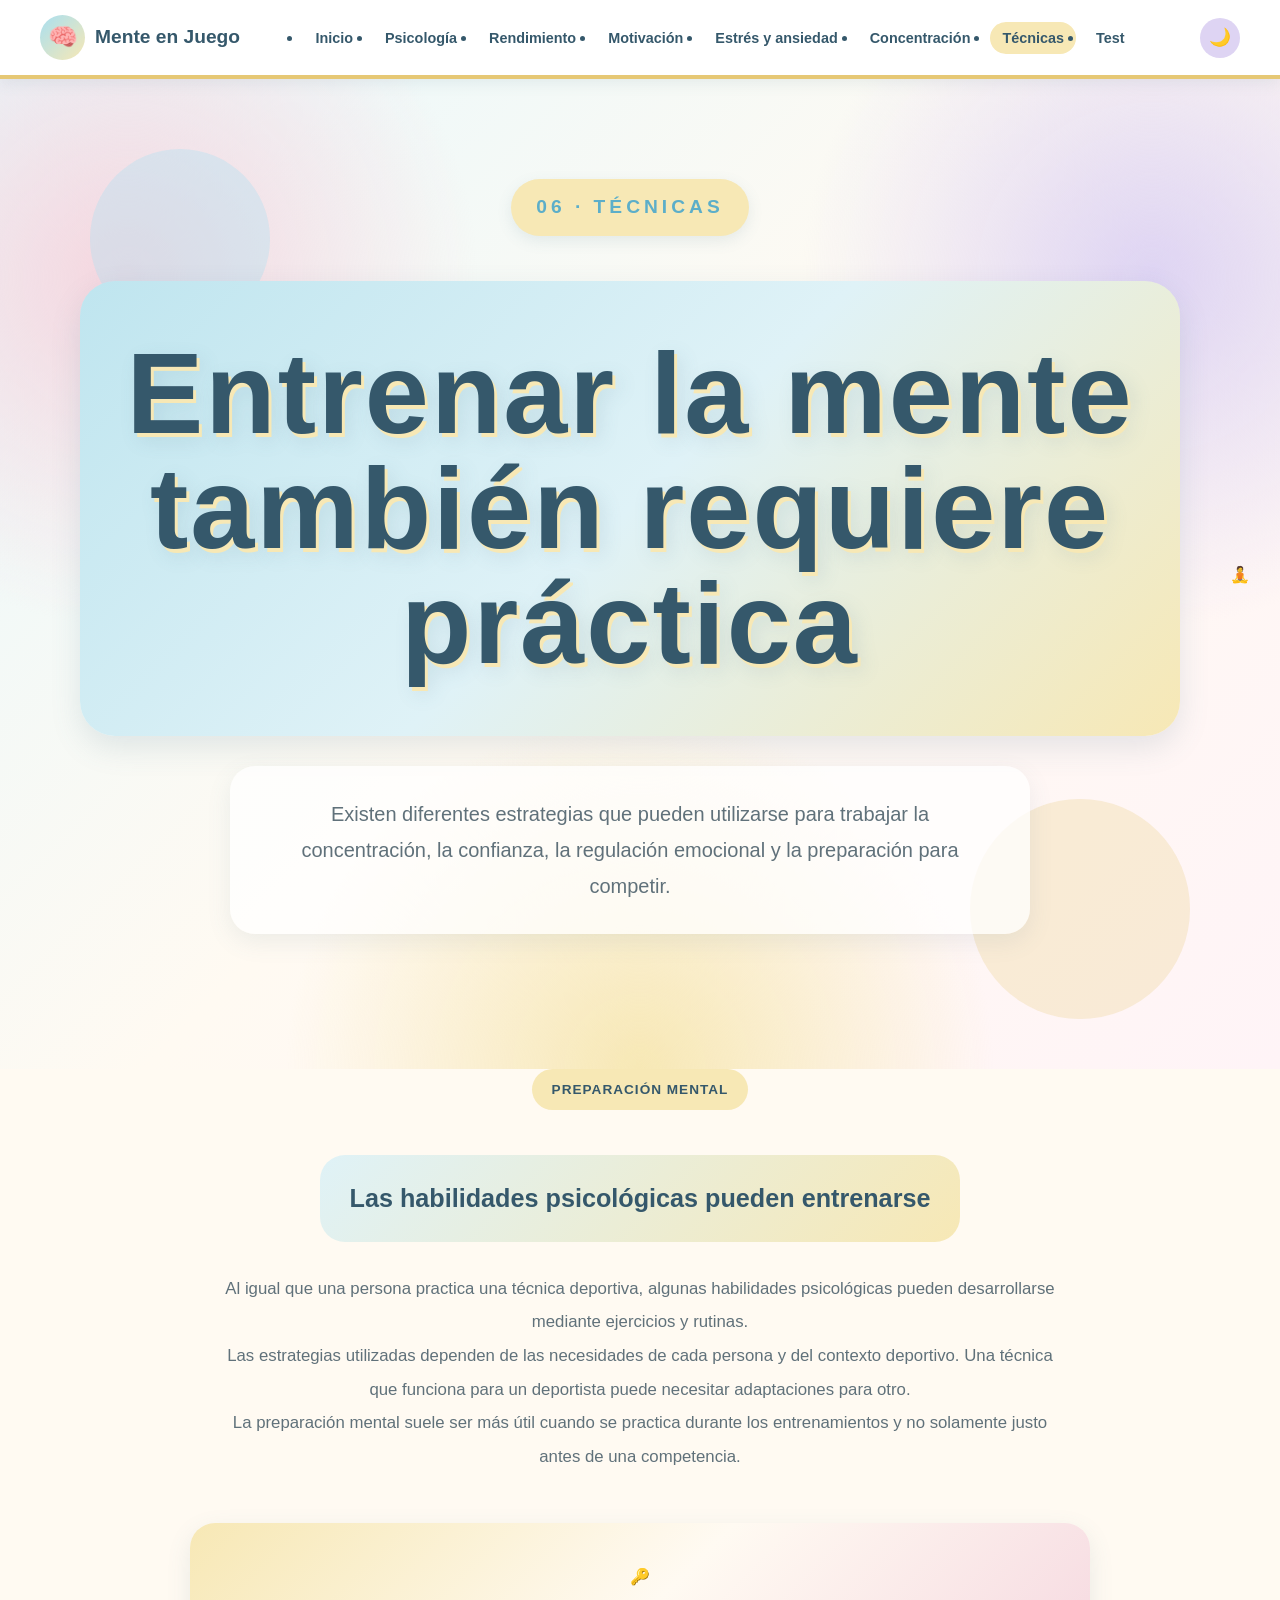
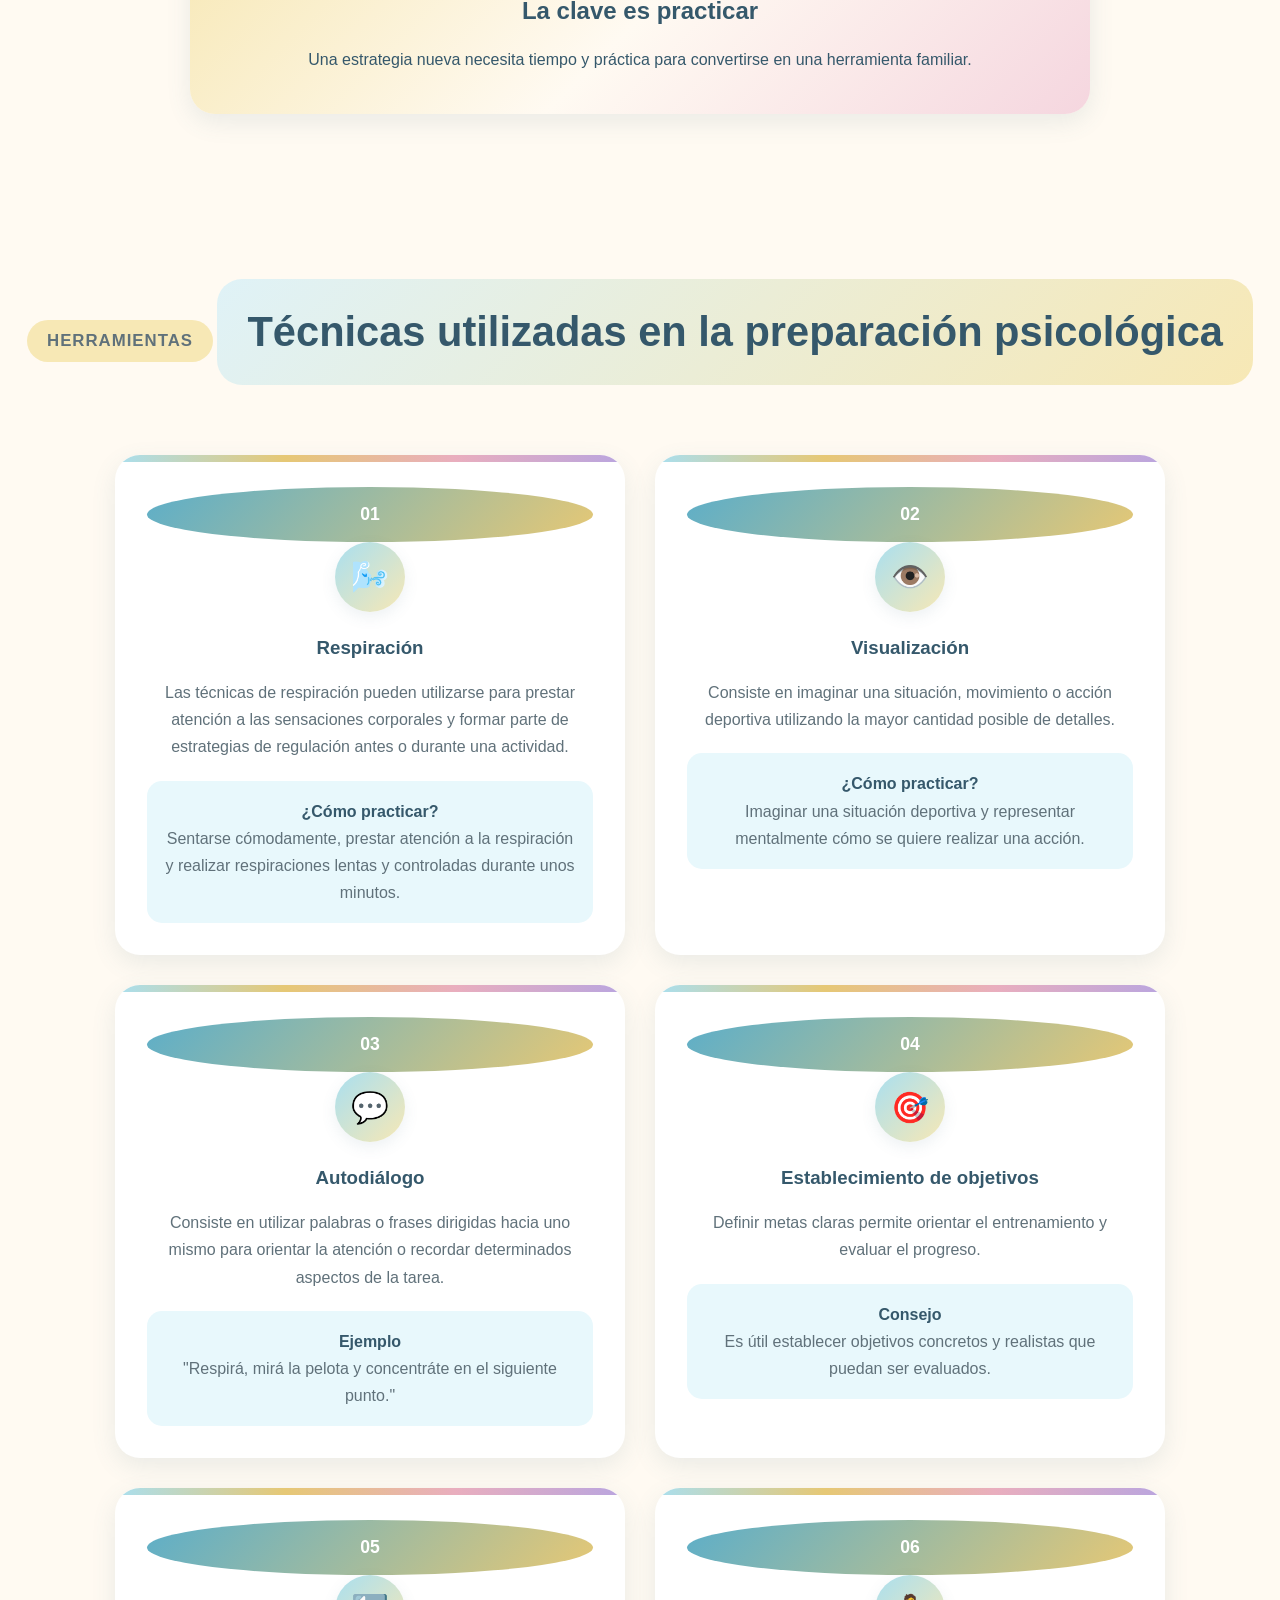
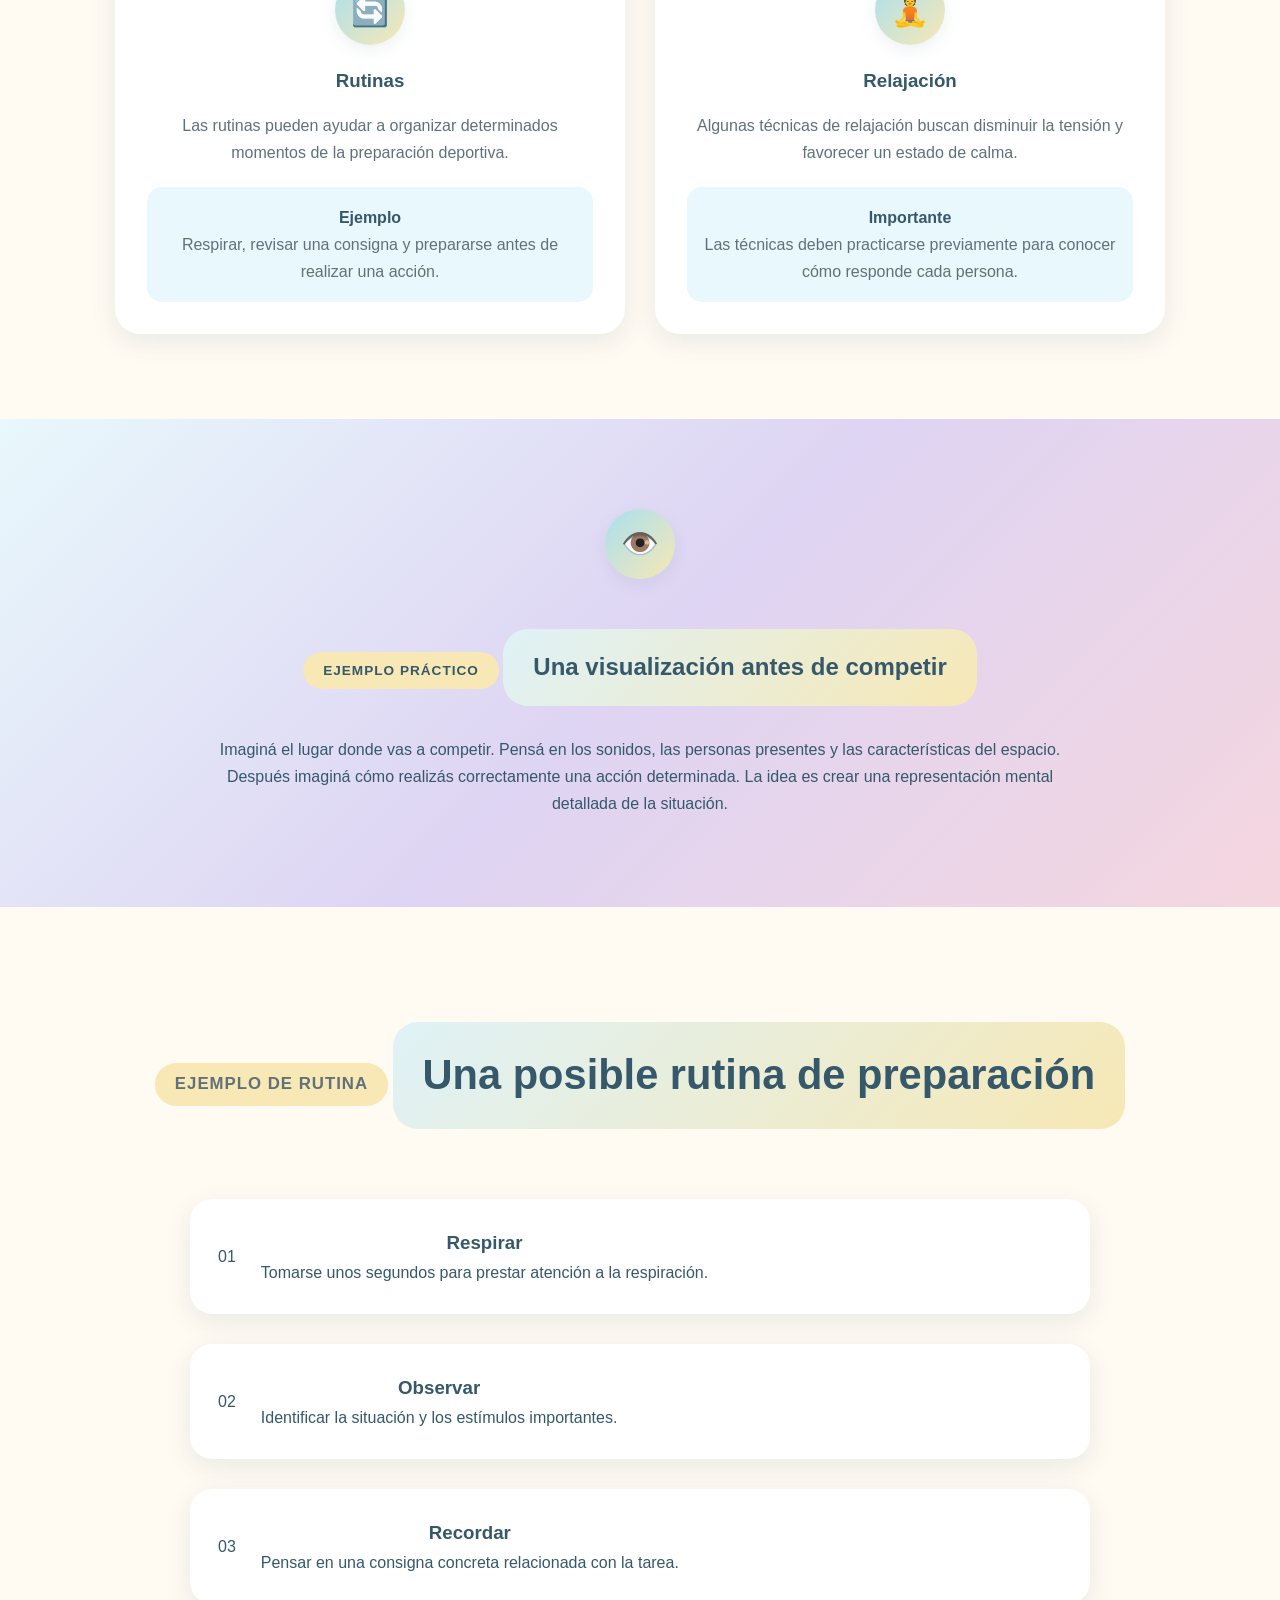
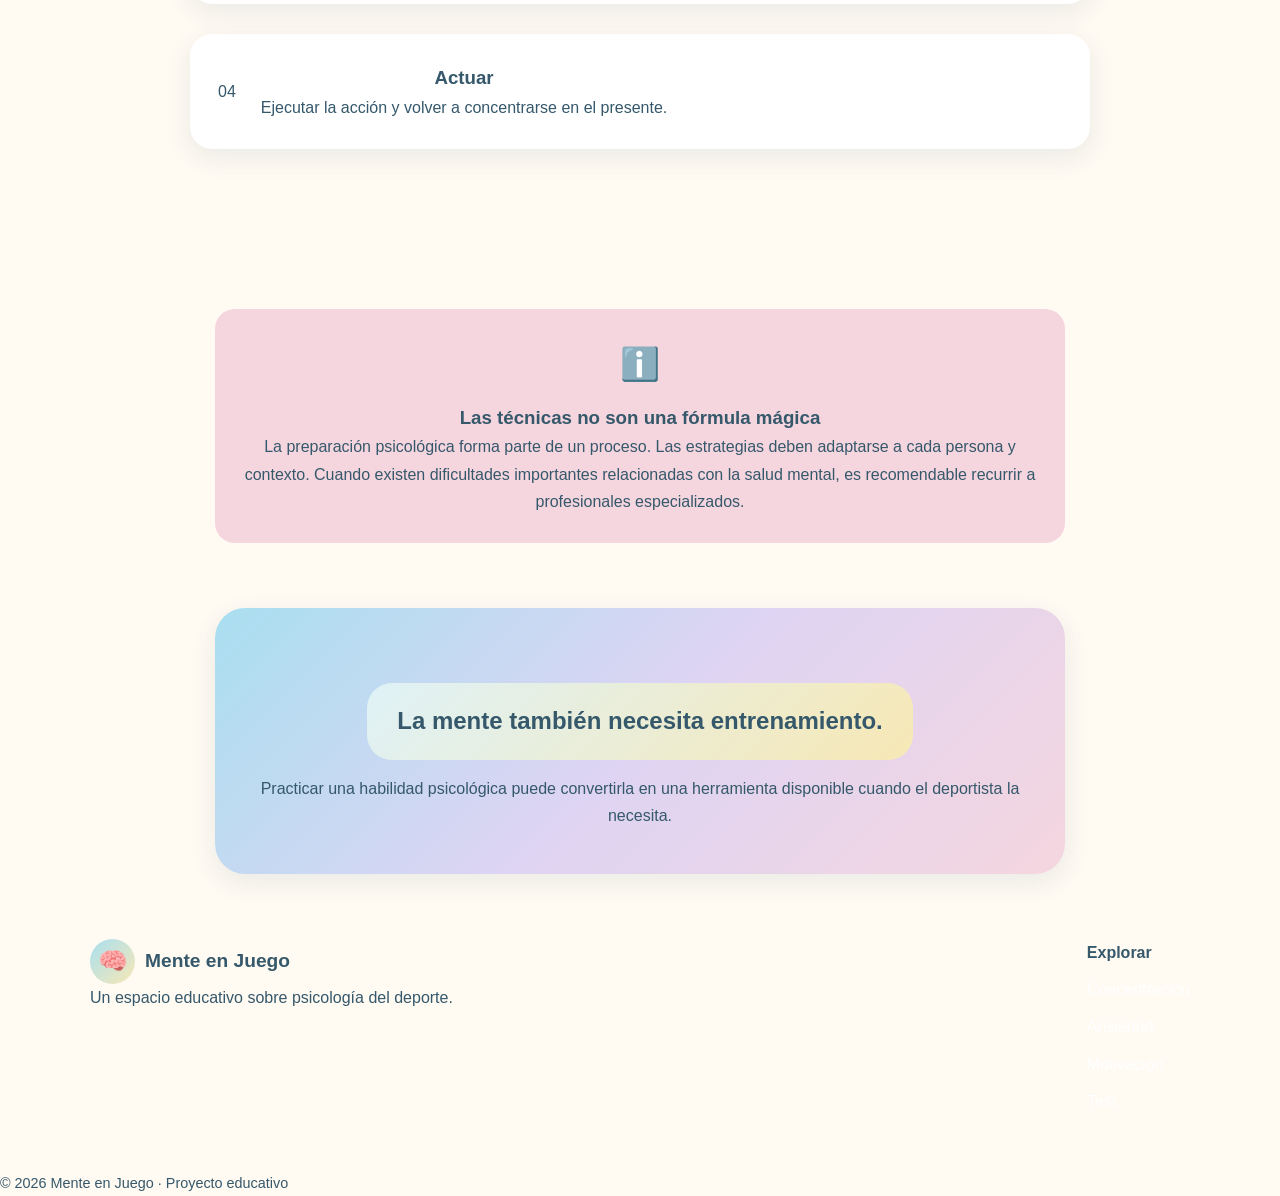
<file: fuentes.html>
<!DOCTYPE html>
<html lang="es">

<head>

    <meta charset="UTF-8">
    <meta name="viewport" content="width=device-width, initial-scale=1.0">

    <title>Técnicas Psicológicas | Mente en Juego</title>

    <link rel="stylesheet" href="style.css">

</head>

<body>

<header class="header">

    <nav class="navbar">

        <a href="index.html" class="logo">
            <span class="logo-icon">🧠</span>
            Mente en Juego
        </a>

        <ul class="nav-links">

            <li><a href="index.html">Inicio</a></li>

            <li><a href="psicologia.html">Psicología</a></li>

            <li><a href="rendimiento.html">Rendimiento</a></li>

            <li><a href="motivacion.html">Motivación</a></li>

            <li><a href="ansiedad.html">Estrés y ansiedad</a></li>

            <li><a href="concentracion.html">Concentración</a></li>

            <li><a href="tecnicas.html" class="active">Técnicas</a></li>

            <li><a href="test.html">Test</a></li>

        </ul>

        <button id="themeButton" class="theme-button">
            🌙
        </button>

    </nav>

</header>


<main>

    <!-- HERO -->

    <section class="page-hero">

        <div class="page-hero-content">

            <p class="hero-subtitle">
                06 · TÉCNICAS
            </p>

            <h1>
                Entrenar la mente también requiere práctica
            </h1>

            <p>
                Existen diferentes estrategias que pueden utilizarse para
                trabajar la concentración, la confianza, la regulación emocional
                y la preparación para competir.
            </p>

        </div>

        <div class="page-hero-icon">
            🧘
        </div>

    </section>


    <!-- INTRO -->

    <section class="content-section">

        <div class="content-text">

            <p class="section-label">
                PREPARACIÓN MENTAL
            </p>

            <h2>
                Las habilidades psicológicas pueden entrenarse
            </h2>

            <p>
                Al igual que una persona practica una técnica deportiva,
                algunas habilidades psicológicas pueden desarrollarse mediante
                ejercicios y rutinas.
            </p>

            <p>
                Las estrategias utilizadas dependen de las necesidades de cada
                persona y del contexto deportivo. Una técnica que funciona
                para un deportista puede necesitar adaptaciones para otro.
            </p>

            <p>
                La preparación mental suele ser más útil cuando se practica
                durante los entrenamientos y no solamente justo antes de una
                competencia.
            </p>

        </div>


        <div class="definition-box">

            <span>🔑</span>

            <h3>
                La clave es practicar
            </h3>

            <p>
                Una estrategia nueva necesita tiempo y práctica para convertirse
                en una herramienta familiar.
            </p>

        </div>

    </section>


    <!-- TÉCNICAS -->

    <section class="section">

        <div class="section-heading">

            <p class="section-label">
                HERRAMIENTAS
            </p>

            <h2>
                Técnicas utilizadas en la preparación psicológica
            </h2>

        </div>


        <div class="technique-grid">


            <!-- RESPIRACIÓN -->

            <article class="technique-card">

                <div class="technique-number">
                    01
                </div>

                <div class="technique-icon">
                    🌬️
                </div>

                <h3>
                    Respiración
                </h3>

                <p>
                    Las técnicas de respiración pueden utilizarse para prestar
                    atención a las sensaciones corporales y formar parte de
                    estrategias de regulación antes o durante una actividad.
                </p>

                <div class="technique-how">

                    <strong>
                        ¿Cómo practicar?
                    </strong>

                    <p>
                        Sentarse cómodamente, prestar atención a la respiración
                        y realizar respiraciones lentas y controladas durante
                        unos minutos.
                    </p>

                </div>

            </article>


            <!-- VISUALIZACIÓN -->

            <article class="technique-card">

                <div class="technique-number">
                    02
                </div>

                <div class="technique-icon">
                    👁️
                </div>

                <h3>
                    Visualización
                </h3>

                <p>
                    Consiste en imaginar una situación, movimiento o acción
                    deportiva utilizando la mayor cantidad posible de detalles.
                </p>

                <div class="technique-how">

                    <strong>
                        ¿Cómo practicar?
                    </strong>

                    <p>
                        Imaginar una situación deportiva y representar
                        mentalmente cómo se quiere realizar una acción.
                    </p>

                </div>

            </article>


            <!-- AUTODIÁLOGO -->

            <article class="technique-card">

                <div class="technique-number">
                    03
                </div>

                <div class="technique-icon">
                    💬
                </div>

                <h3>
                    Autodiálogo
                </h3>

                <p>
                    Consiste en utilizar palabras o frases dirigidas hacia
                    uno mismo para orientar la atención o recordar determinados
                    aspectos de la tarea.
                </p>

                <div class="technique-how">

                    <strong>
                        Ejemplo
                    </strong>

                    <p>
                        "Respirá, mirá la pelota y concentráte en el siguiente punto."
                    </p>

                </div>

            </article>


            <!-- OBJETIVOS -->

            <article class="technique-card">

                <div class="technique-number">
                    04
                </div>

                <div class="technique-icon">
                    🎯
                </div>

                <h3>
                    Establecimiento de objetivos
                </h3>

                <p>
                    Definir metas claras permite orientar el entrenamiento
                    y evaluar el progreso.
                </p>

                <div class="technique-how">

                    <strong>
                        Consejo
                    </strong>

                    <p>
                        Es útil establecer objetivos concretos y realistas
                        que puedan ser evaluados.
                    </p>

                </div>

            </article>


            <!-- RUTINAS -->

            <article class="technique-card">

                <div class="technique-number">
                    05
                </div>

                <div class="technique-icon">
                    🔄
                </div>

                <h3>
                    Rutinas
                </h3>

                <p>
                    Las rutinas pueden ayudar a organizar determinados momentos
                    de la preparación deportiva.
                </p>

                <div class="technique-how">

                    <strong>
                        Ejemplo
                    </strong>

                    <p>
                        Respirar, revisar una consigna y prepararse antes
                        de realizar una acción.
                    </p>

                </div>

            </article>


            <!-- RELAJACIÓN -->

            <article class="technique-card">

                <div class="technique-number">
                    06
                </div>

                <div class="technique-icon">
                    🧘
                </div>

                <h3>
                    Relajación
                </h3>

                <p>
                    Algunas técnicas de relajación buscan disminuir la tensión
                    y favorecer un estado de calma.
                </p>

                <div class="technique-how">

                    <strong>
                        Importante
                    </strong>

                    <p>
                        Las técnicas deben practicarse previamente para
                        conocer cómo responde cada persona.
                    </p>

                </div>

            </article>

        </div>

    </section>


    <!-- VISUALIZACIÓN PASO A PASO -->

    <section class="highlight-section">

        <div class="highlight-icon">
            👁️
        </div>

        <div>

            <p class="section-label">
                EJEMPLO PRÁCTICO
            </p>

            <h2>
                Una visualización antes de competir
            </h2>

            <p>
                Imaginá el lugar donde vas a competir. Pensá en los sonidos,
                las personas presentes y las características del espacio.
            </p>

            <p>
                Después imaginá cómo realizás correctamente una acción
                determinada. La idea es crear una representación mental
                detallada de la situación.
            </p>

        </div>

    </section>


    <!-- RUTINA -->

    <section class="section">

        <div class="section-heading">

            <p class="section-label">
                EJEMPLO DE RUTINA
            </p>

            <h2>
                Una posible rutina de preparación
            </h2>

        </div>


        <div class="steps">

            <div class="step">

                <span>01</span>

                <div>
                    <h3>Respirar</h3>
                    <p>
                        Tomarse unos segundos para prestar atención a la respiración.
                    </p>
                </div>

            </div>


            <div class="step">

                <span>02</span>

                <div>
                    <h3>Observar</h3>
                    <p>
                        Identificar la situación y los estímulos importantes.
                    </p>
                </div>

            </div>


            <div class="step">

                <span>03</span>

                <div>
                    <h3>Recordar</h3>
                    <p>
                        Pensar en una consigna concreta relacionada con la tarea.
                    </p>
                </div>

            </div>


            <div class="step">

                <span>04</span>

                <div>
                    <h3>Actuar</h3>
                    <p>
                        Ejecutar la acción y volver a concentrarse en el presente.
                    </p>
                </div>

            </div>

        </div>

    </section>


    <!-- IMPORTANTE -->

    <section class="notice-box">

        <div class="notice-icon">
            ℹ️
        </div>

        <div>

            <h3>
                Las técnicas no son una fórmula mágica
            </h3>

            <p>
                La preparación psicológica forma parte de un proceso. Las
                estrategias deben adaptarse a cada persona y contexto.
                Cuando existen dificultades importantes relacionadas con
                la salud mental, es recomendable recurrir a profesionales
                especializados.
            </p>

        </div>

    </section>


    <section class="final-message">

        <h2>
            La mente también necesita entrenamiento.
        </h2>

        <p>
            Practicar una habilidad psicológica puede convertirla en una
            herramienta disponible cuando el deportista la necesita.
        </p>

    </section>

</main>


<footer class="footer">

    <div class="footer-content">

        <div class="footer-brand">

            <a href="index.html" class="logo">
                <span class="logo-icon">🧠</span>
                Mente en Juego
            </a>

            <p>
                Un espacio educativo sobre psicología del deporte.
            </p>

        </div>

        <div class="footer-links">

            <h4>Explorar</h4>

            <a href="concentracion.html">Concentración</a>
            <a href="ansiedad.html">Ansiedad</a>
            <a href="motivacion.html">Motivación</a>
            <a href="test.html">Test</a>

        </div>

    </div>

    <div class="footer-bottom">
        <p>© 2026 Mente en Juego · Proyecto educativo</p>
    </div>

</footer>


<script src="script.js"></script>

</body>
</html>
</file>
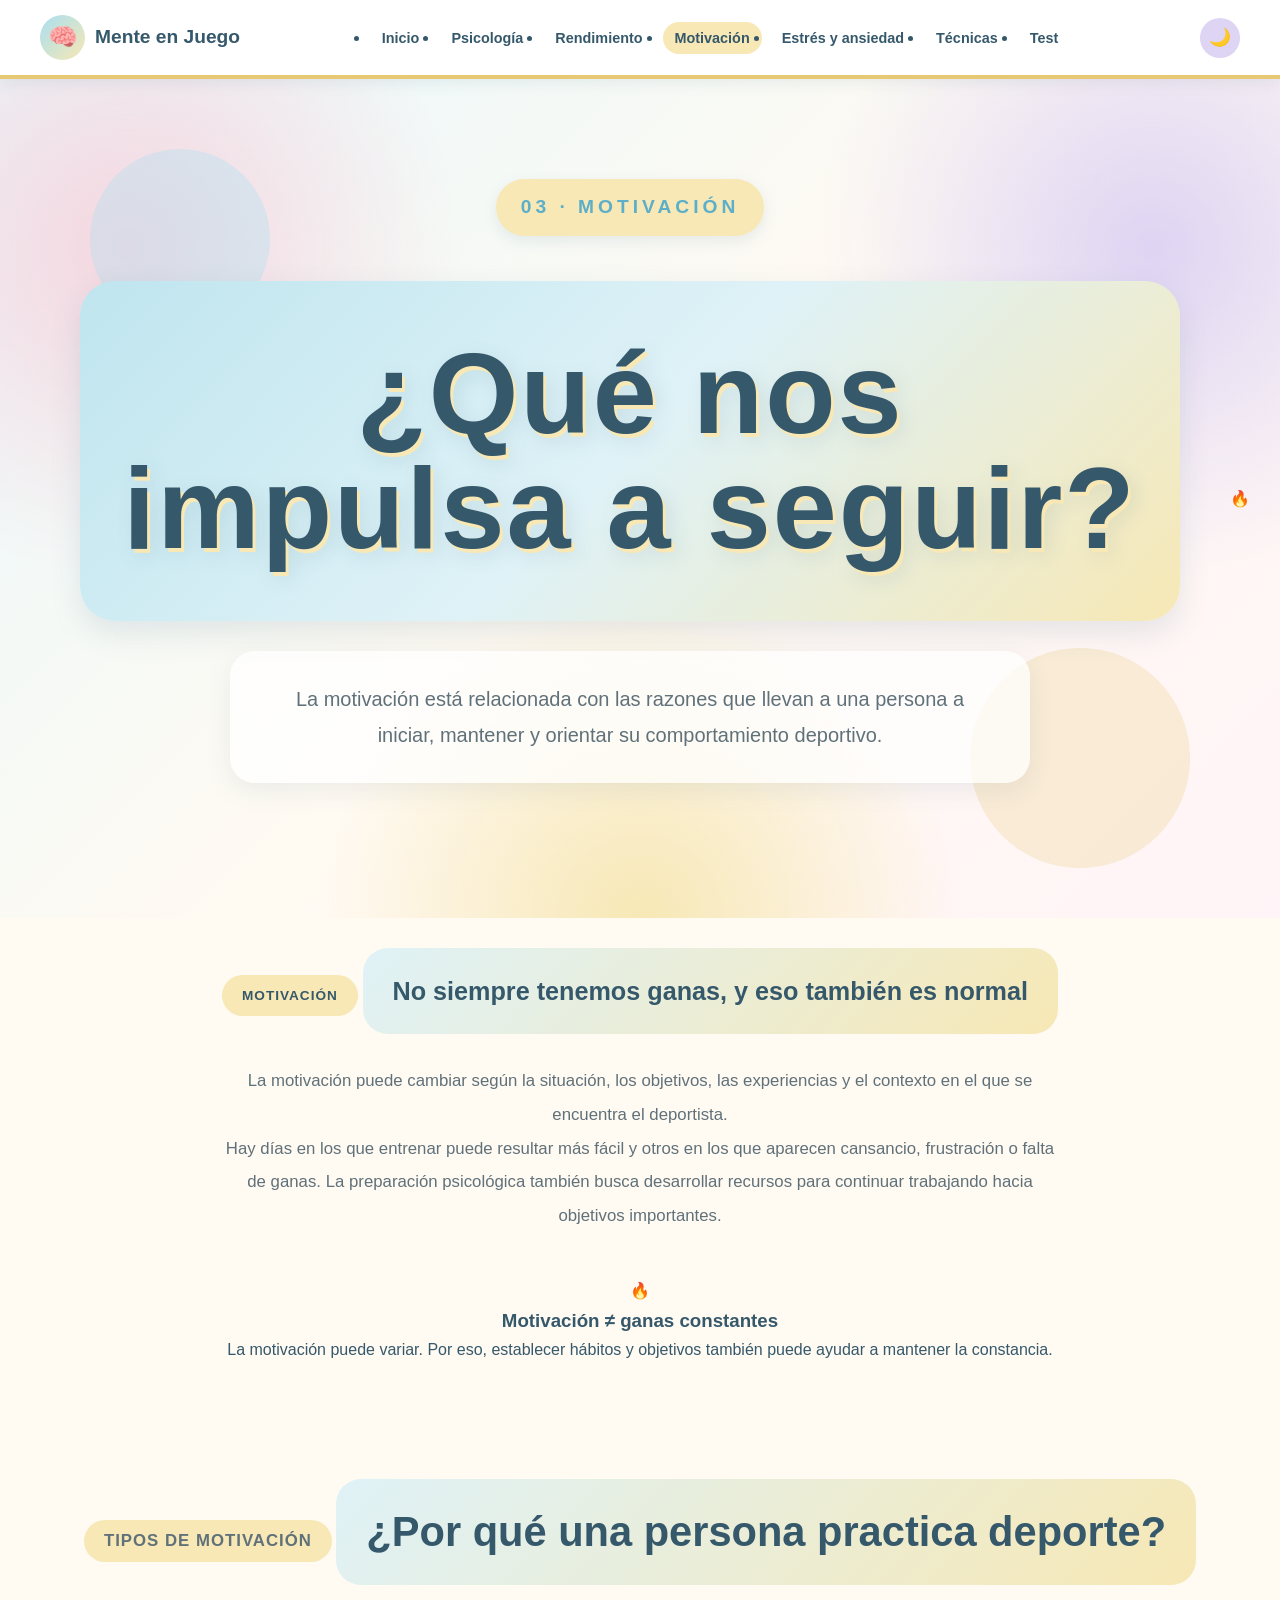
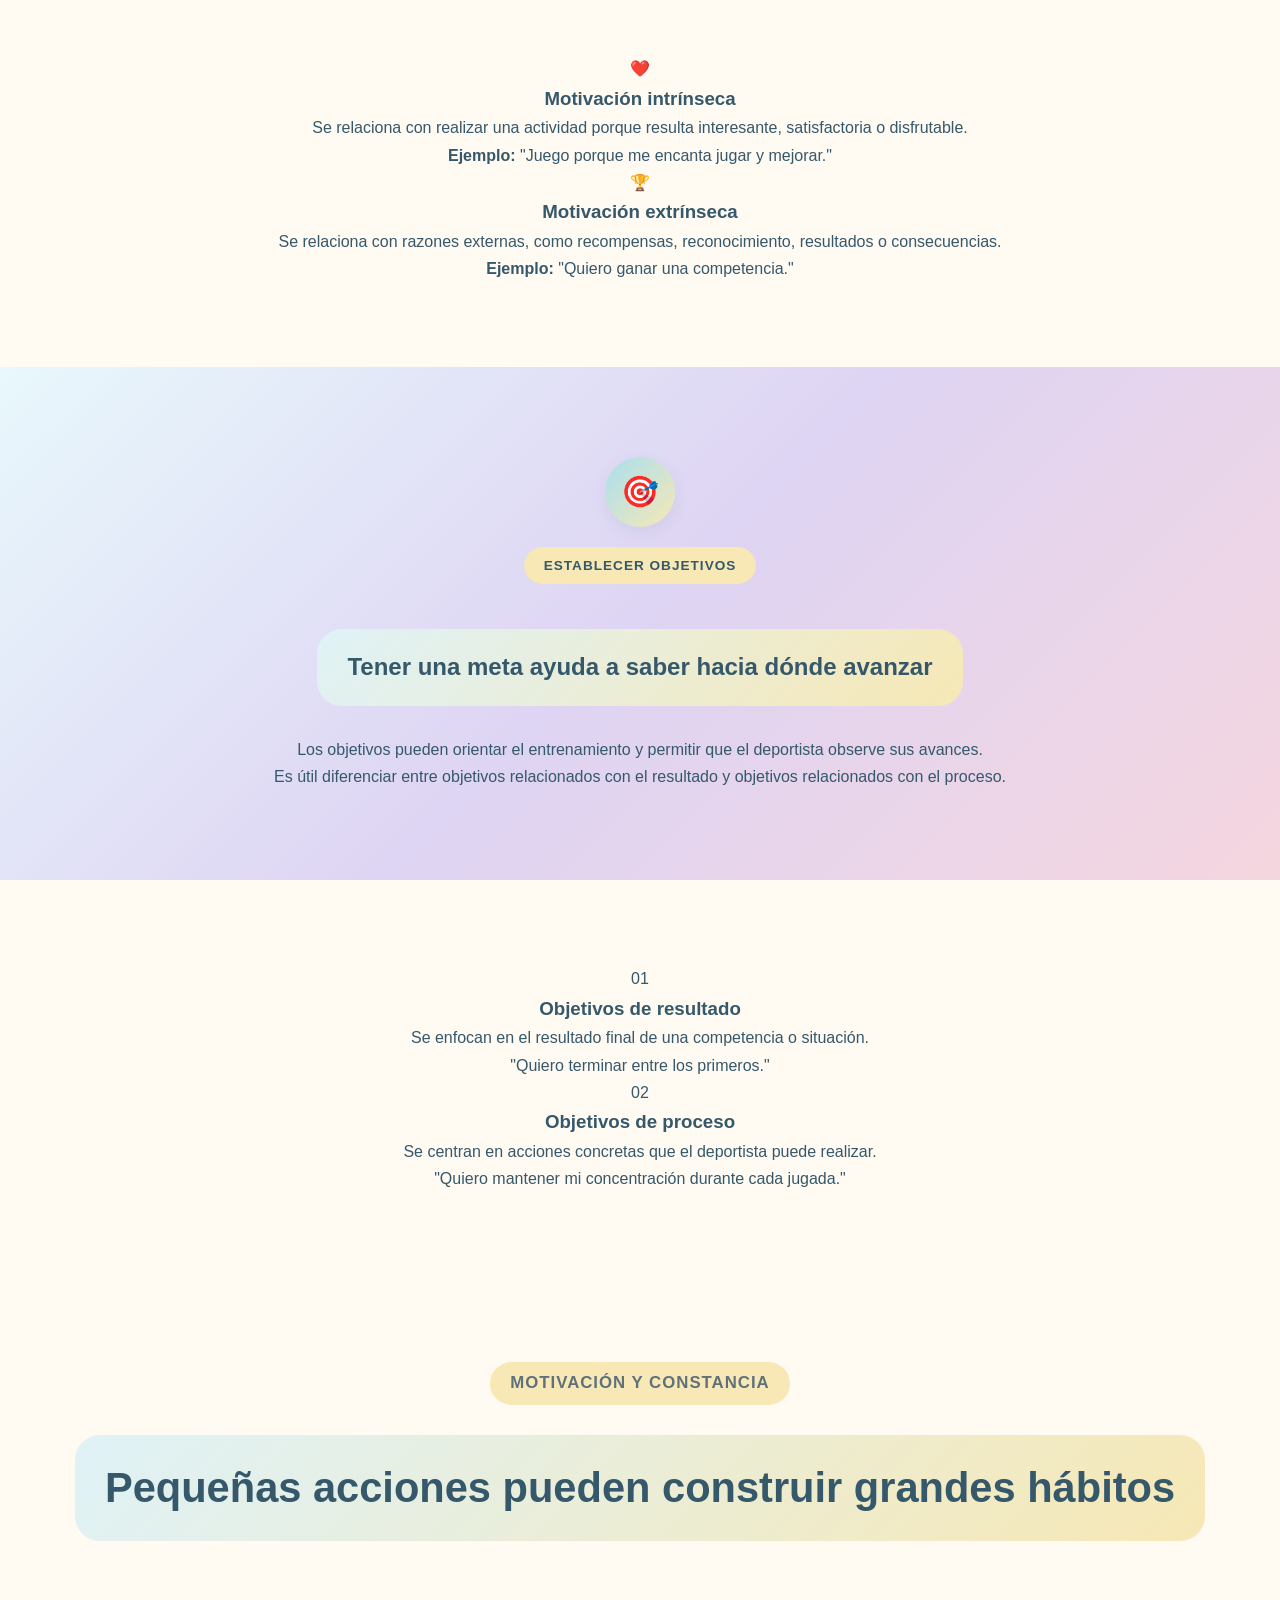
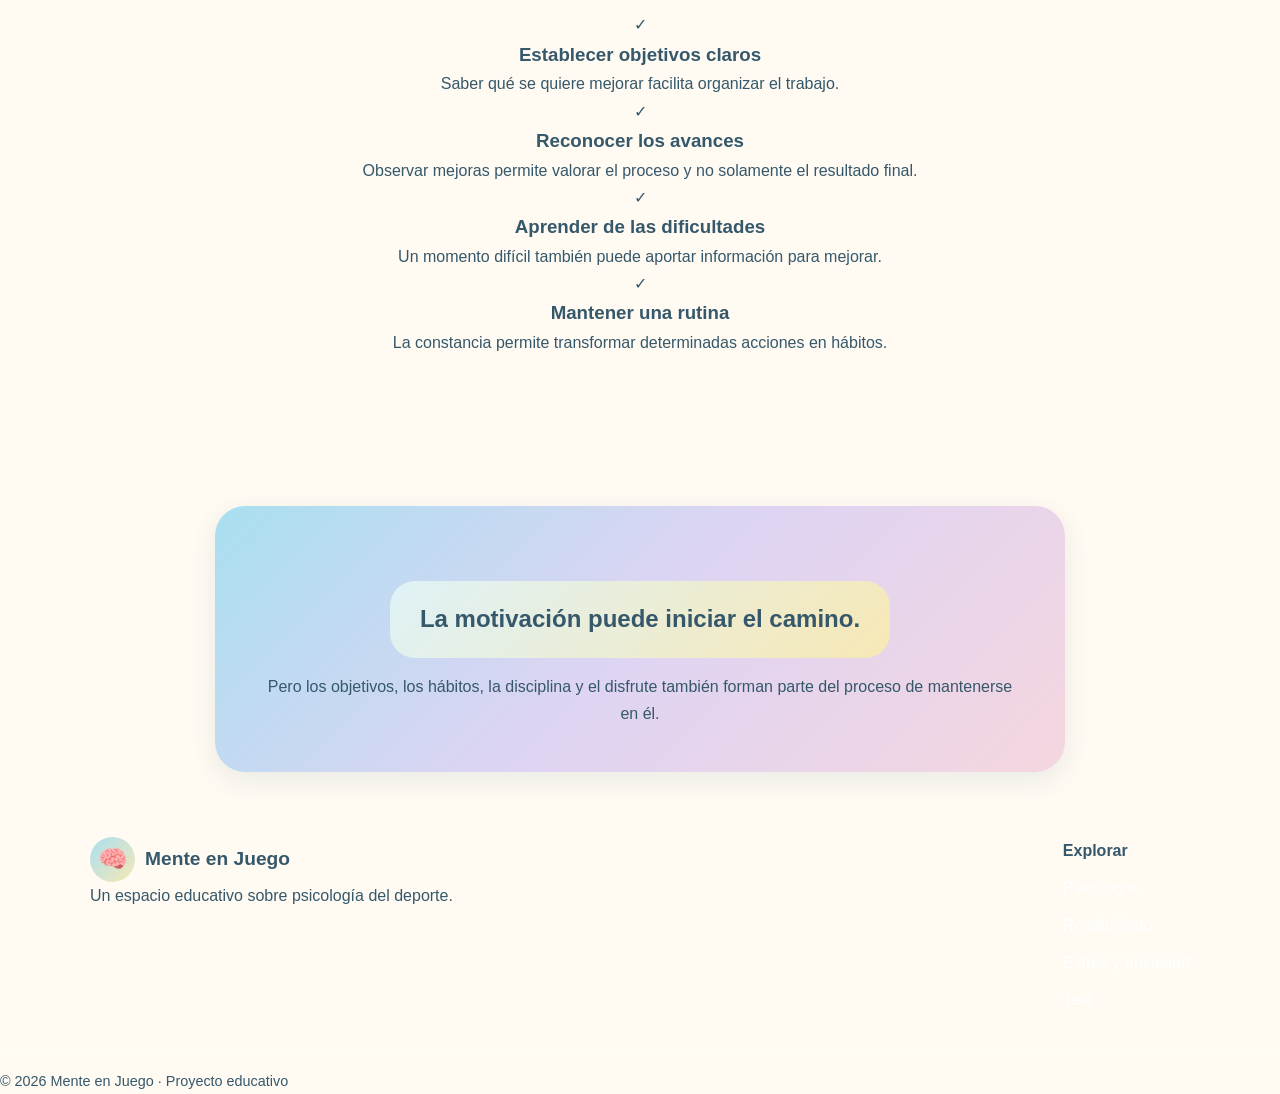
<file: motivacion.html>
<!DOCTYPE html>
<html lang="es">
<head>

    <meta charset="UTF-8">
    <meta name="viewport" content="width=device-width, initial-scale=1.0">

    <title>Motivación Deportiva | Mente en Juego</title>

    <link rel="stylesheet" href="style.css">

</head>

<body>

<header class="header">

    <nav class="navbar">

        <a href="index.html" class="logo">
            <span class="logo-icon">🧠</span>
            Mente en Juego
        </a>

        <ul class="nav-links">

            <li><a href="index.html">Inicio</a></li>
            <li><a href="psicologia.html">Psicología</a></li>
            <li><a href="rendimiento.html">Rendimiento</a></li>
            <li><a href="motivacion.html" class="active">Motivación</a></li>
            <li><a href="ansiedad.html">Estrés y ansiedad</a></li>
            <li><a href="tecnicas.html">Técnicas</a></li>
            <li><a href="test.html">Test</a></li>

        </ul>

        <button id="themeButton" class="theme-button">
            🌙
        </button>

    </nav>

</header>


<main>

    <!-- HERO -->

    <section class="page-hero">

        <div class="page-hero-content">

            <p class="hero-subtitle">
                03 · MOTIVACIÓN
            </p>

            <h1>
                ¿Qué nos impulsa a seguir?
            </h1>

            <p>
                La motivación está relacionada con las razones que llevan a una
                persona a iniciar, mantener y orientar su comportamiento deportivo.
            </p>

        </div>

        <div class="page-hero-icon">
            🔥
        </div>

    </section>


    <!-- INTRO -->

    <section class="content-section">

        <div class="content-text">

            <p class="section-label">
                MOTIVACIÓN
            </p>

            <h2>
                No siempre tenemos ganas, y eso también es normal
            </h2>

            <p>
                La motivación puede cambiar según la situación, los objetivos,
                las experiencias y el contexto en el que se encuentra el deportista.
            </p>

            <p>
                Hay días en los que entrenar puede resultar más fácil y otros
                en los que aparecen cansancio, frustración o falta de ganas.
                La preparación psicológica también busca desarrollar recursos
                para continuar trabajando hacia objetivos importantes.
            </p>

        </div>

        <div class="motivation-box">

            <div class="motivation-flame">
                🔥
            </div>

            <h3>
                Motivación ≠ ganas constantes
            </h3>

            <p>
                La motivación puede variar. Por eso, establecer hábitos y objetivos
                también puede ayudar a mantener la constancia.
            </p>

        </div>

    </section>


    <!-- TIPOS -->

    <section class="section">

        <div class="section-heading">

            <p class="section-label">
                TIPOS DE MOTIVACIÓN
            </p>

            <h2>
                ¿Por qué una persona practica deporte?
            </h2>

        </div>


        <div class="motivation-types">

            <article class="motivation-type">

                <span class="type-icon">
                    ❤️
                </span>

                <h3>
                    Motivación intrínseca
                </h3>

                <p>
                    Se relaciona con realizar una actividad porque resulta
                    interesante, satisfactoria o disfrutable.
                </p>

                <div class="example">
                    <strong>Ejemplo:</strong>
                    "Juego porque me encanta jugar y mejorar."
                </div>

            </article>


            <article class="motivation-type">

                <span class="type-icon">
                    🏆
                </span>

                <h3>
                    Motivación extrínseca
                </h3>

                <p>
                    Se relaciona con razones externas, como recompensas,
                    reconocimiento, resultados o consecuencias.
                </p>

                <div class="example">
                    <strong>Ejemplo:</strong>
                    "Quiero ganar una competencia."
                </div>

            </article>

        </div>

    </section>


    <!-- OBJETIVOS -->

    <section class="highlight-section">

        <div class="highlight-icon">
            🎯
        </div>

        <div>

            <p class="section-label">
                ESTABLECER OBJETIVOS
            </p>

            <h2>
                Tener una meta ayuda a saber hacia dónde avanzar
            </h2>

            <p>
                Los objetivos pueden orientar el entrenamiento y permitir que
                el deportista observe sus avances.
            </p>

            <p>
                Es útil diferenciar entre objetivos relacionados con el
                resultado y objetivos relacionados con el proceso.
            </p>

        </div>

    </section>


    <!-- RESULTADO VS PROCESO -->

    <section class="section">

        <div class="goal-comparison">

            <div class="goal-card">

                <span class="goal-number">
                    01
                </span>

                <h3>
                    Objetivos de resultado
                </h3>

                <p>
                    Se enfocan en el resultado final de una competencia
                    o situación.
                </p>

                <div class="goal-example">
                    "Quiero terminar entre los primeros."
                </div>

            </div>


            <div class="goal-card">

                <span class="goal-number">
                    02
                </span>

                <h3>
                    Objetivos de proceso
                </h3>

                <p>
                    Se centran en acciones concretas que el deportista
                    puede realizar.
                </p>

                <div class="goal-example">
                    "Quiero mantener mi concentración durante cada jugada."
                </div>

            </div>

        </div>

    </section>


    <!-- HÁBITOS -->

    <section class="section">

        <div class="section-heading">

            <p class="section-label">
                MOTIVACIÓN Y CONSTANCIA
            </p>

            <h2>
                Pequeñas acciones pueden construir grandes hábitos
            </h2>

        </div>


        <div class="habit-list">

            <div class="habit">

                <span>✓</span>

                <div>
                    <h3>
                        Establecer objetivos claros
                    </h3>

                    <p>
                        Saber qué se quiere mejorar facilita organizar el trabajo.
                    </p>
                </div>

            </div>


            <div class="habit">

                <span>✓</span>

                <div>
                    <h3>
                        Reconocer los avances
                    </h3>

                    <p>
                        Observar mejoras permite valorar el proceso y no solamente
                        el resultado final.
                    </p>
                </div>

            </div>


            <div class="habit">

                <span>✓</span>

                <div>
                    <h3>
                        Aprender de las dificultades
                    </h3>

                    <p>
                        Un momento difícil también puede aportar información
                        para mejorar.
                    </p>
                </div>

            </div>


            <div class="habit">

                <span>✓</span>

                <div>
                    <h3>
                        Mantener una rutina
                    </h3>

                    <p>
                        La constancia permite transformar determinadas acciones
                        en hábitos.
                    </p>
                </div>

            </div>

        </div>

    </section>


    <!-- FINAL -->

    <section class="final-message">

        <h2>
            La motivación puede iniciar el camino.
        </h2>

        <p>
            Pero los objetivos, los hábitos, la disciplina y el disfrute
            también forman parte del proceso de mantenerse en él.
        </p>

    </section>

</main>


<footer class="footer">

    <div class="footer-content">

        <div class="footer-brand">

            <a href="index.html" class="logo">
                <span class="logo-icon">🧠</span>
                Mente en Juego
            </a>

            <p>
                Un espacio educativo sobre psicología del deporte.
            </p>

        </div>

        <div class="footer-links">

            <h4>Explorar</h4>

            <a href="psicologia.html">Psicología</a>
            <a href="rendimiento.html">Rendimiento</a>
            <a href="ansiedad.html">Estrés y ansiedad</a>
            <a href="test.html">Test</a>

        </div>

    </div>

    <div class="footer-bottom">
        <p>© 2026 Mente en Juego · Proyecto educativo</p>
    </div>

</footer>

<script src="script.js"></script>

</body>
</html>
</file>
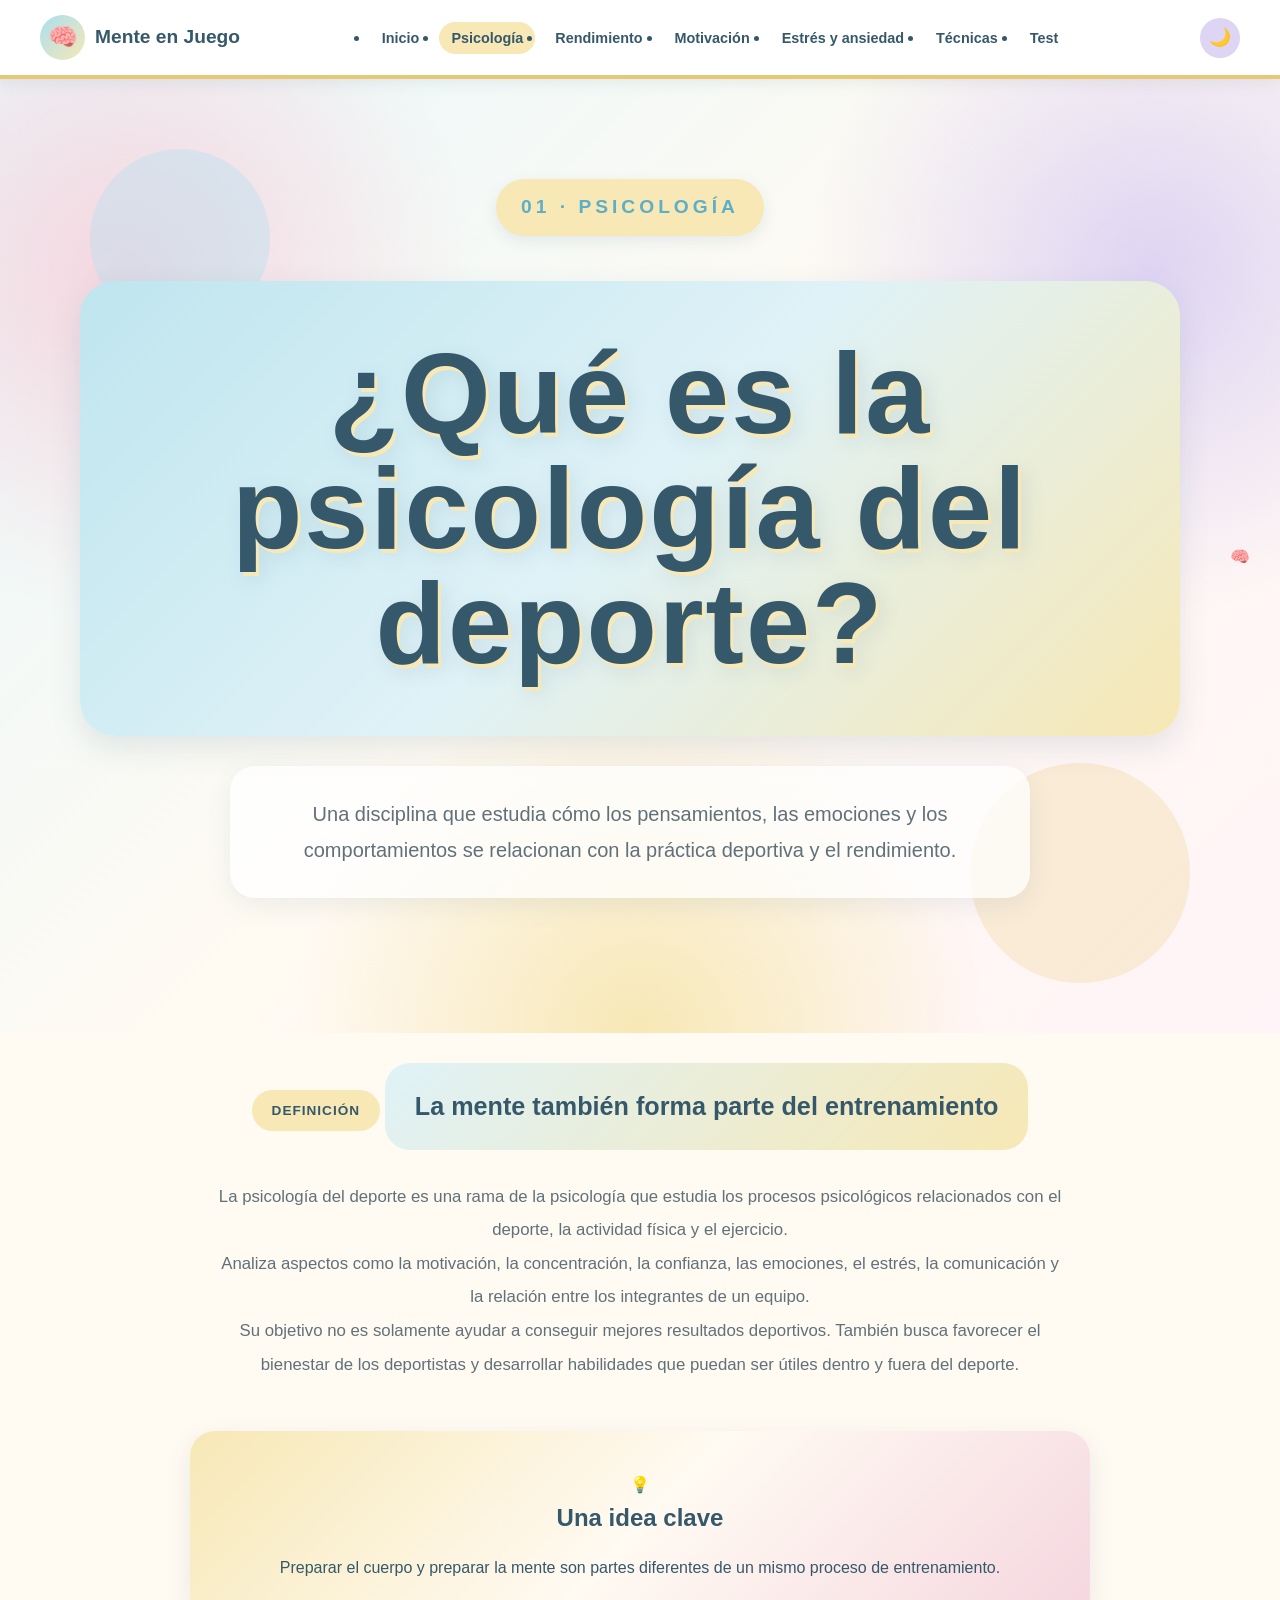
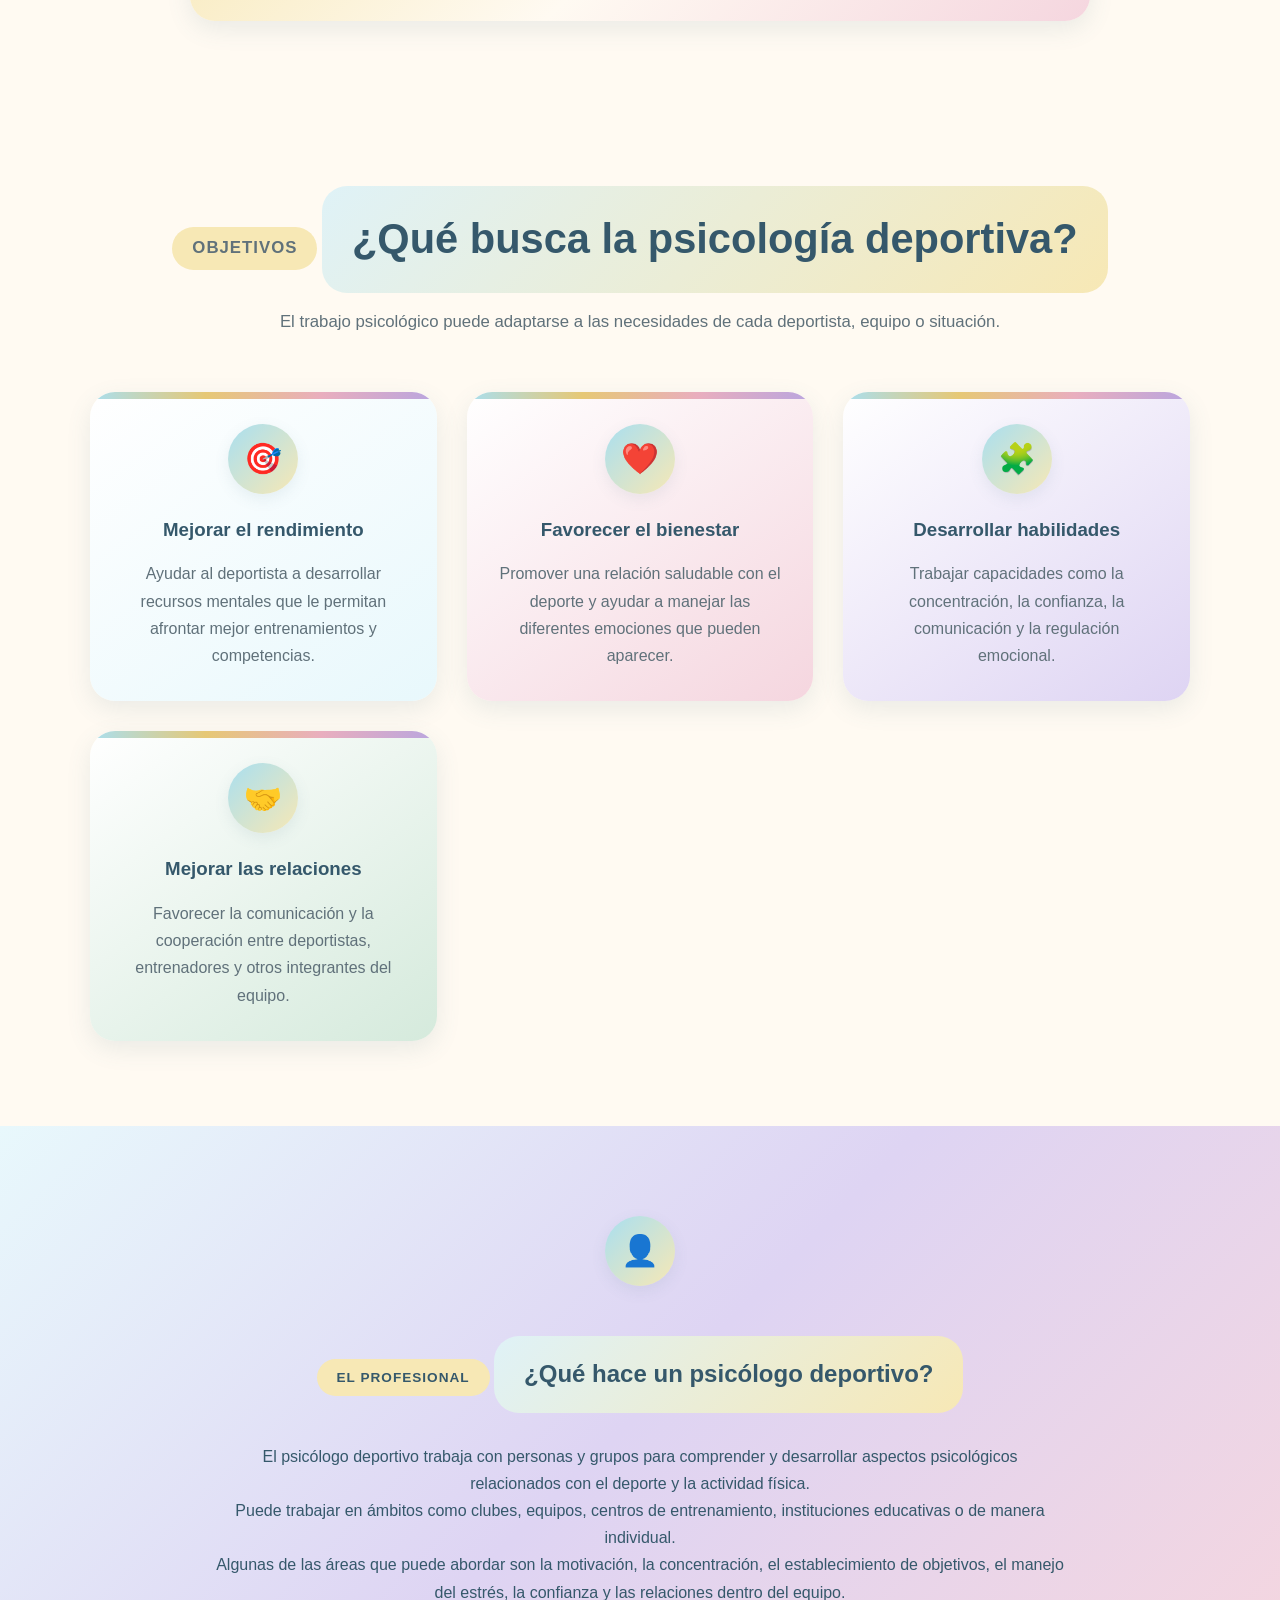
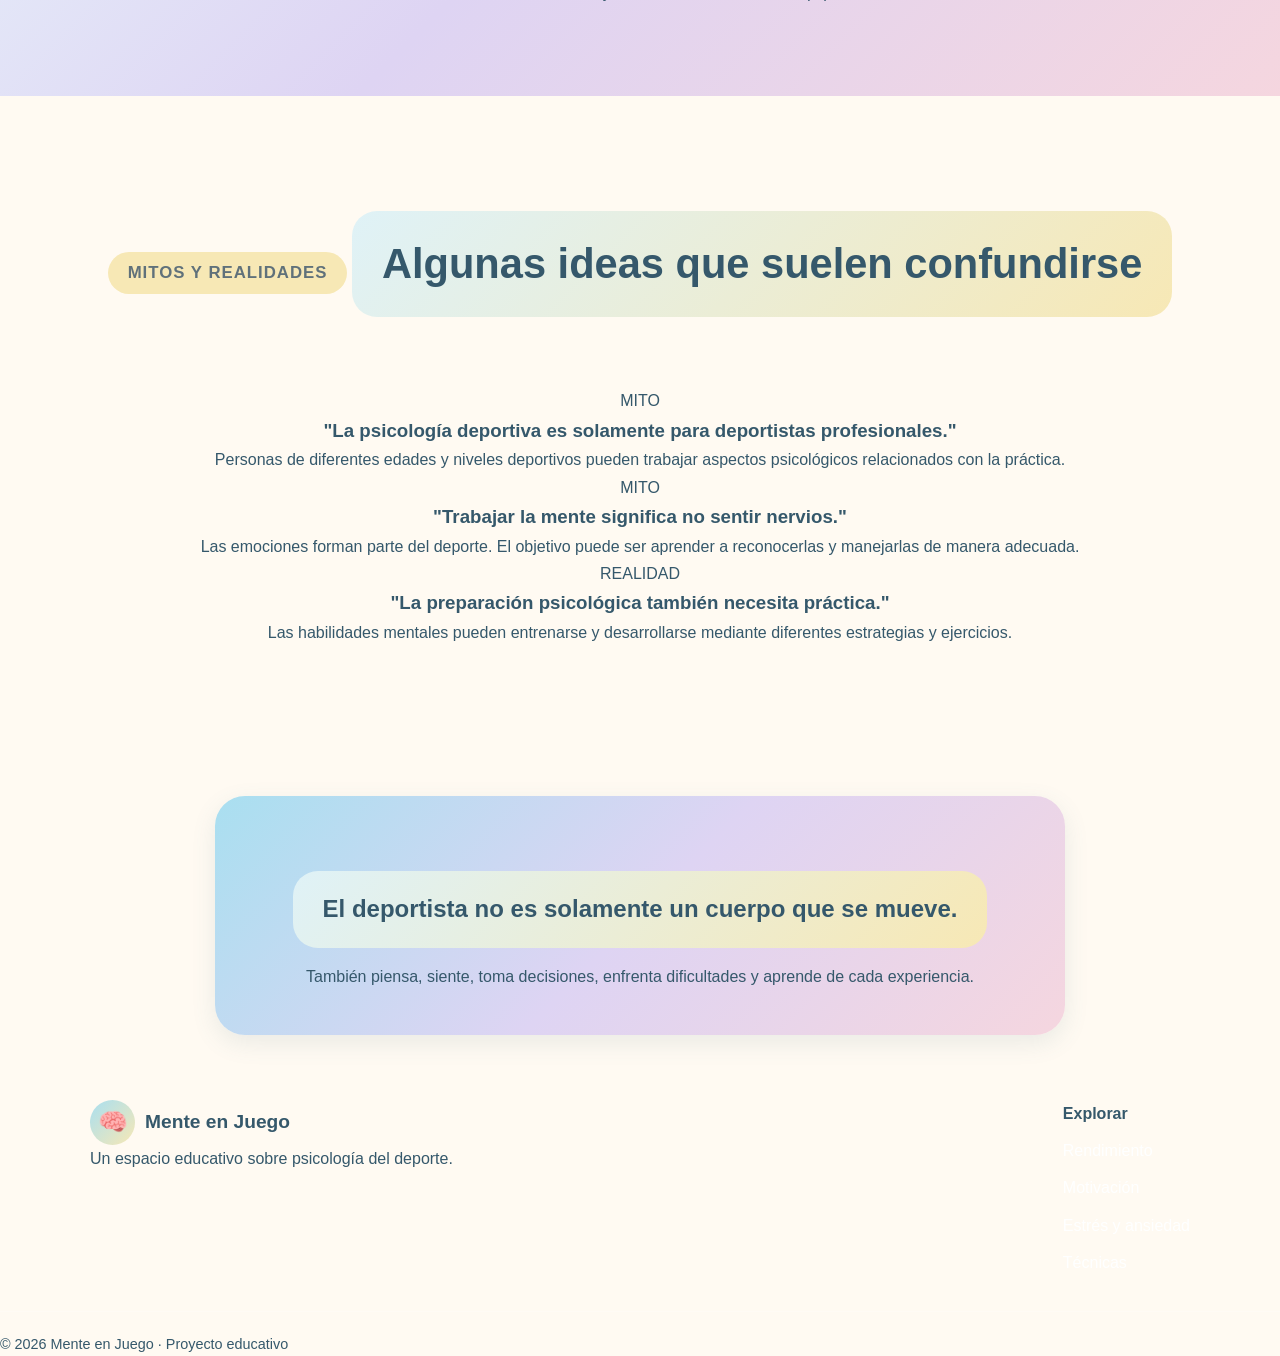
<file: psicologia.html>
<!DOCTYPE html>
<html lang="es">
<head>
    <meta charset="UTF-8">
    <meta name="viewport" content="width=device-width, initial-scale=1.0">
    <title>Psicología del Deporte | Mente en Juego</title>
    <link rel="stylesheet" href="style.css">
</head>

<body>

<header class="header">
    <nav class="navbar">

        <a href="index.html" class="logo">
            <span class="logo-icon">🧠</span>
            Mente en Juego
        </a>

        <ul class="nav-links">
            <li><a href="index.html">Inicio</a></li>
            <li><a href="psicologia.html" class="active">Psicología</a></li>
            <li><a href="rendimiento.html">Rendimiento</a></li>
            <li><a href="motivacion.html">Motivación</a></li>
            <li><a href="ansiedad.html">Estrés y ansiedad</a></li>
            <li><a href="tecnicas.html">Técnicas</a></li>
            <li><a href="test.html">Test</a></li>
        </ul>

        <button id="themeButton" class="theme-button">🌙</button>

    </nav>
</header>


<main>

    <!-- HERO -->

    <section class="page-hero">

        <div class="page-hero-content">

            <p class="hero-subtitle">
                01 · PSICOLOGÍA
            </p>

            <h1>
                ¿Qué es la psicología del deporte?
            </h1>

            <p>
                Una disciplina que estudia cómo los pensamientos, las emociones
                y los comportamientos se relacionan con la práctica deportiva
                y el rendimiento.
            </p>

        </div>

        <div class="page-hero-icon">
            🧠
        </div>

    </section>


    <!-- INTRODUCCIÓN -->

    <section class="content-section">

        <div class="content-text">

            <p class="section-label">
                DEFINICIÓN
            </p>

            <h2>
                La mente también forma parte del entrenamiento
            </h2>

            <p>
                La psicología del deporte es una rama de la psicología que
                estudia los procesos psicológicos relacionados con el deporte,
                la actividad física y el ejercicio.
            </p>

            <p>
                Analiza aspectos como la motivación, la concentración, la
                confianza, las emociones, el estrés, la comunicación y la
                relación entre los integrantes de un equipo.
            </p>

            <p>
                Su objetivo no es solamente ayudar a conseguir mejores
                resultados deportivos. También busca favorecer el bienestar
                de los deportistas y desarrollar habilidades que puedan ser
                útiles dentro y fuera del deporte.
            </p>

        </div>

        <div class="definition-box">

            <span>💡</span>

            <h3>
                Una idea clave
            </h3>

            <p>
                Preparar el cuerpo y preparar la mente son partes diferentes
                de un mismo proceso de entrenamiento.
            </p>

        </div>

    </section>


    <!-- OBJETIVOS -->

    <section class="section">

        <div class="section-heading">

            <p class="section-label">
                OBJETIVOS
            </p>

            <h2>
                ¿Qué busca la psicología deportiva?
            </h2>

            <p>
                El trabajo psicológico puede adaptarse a las necesidades de
                cada deportista, equipo o situación.
            </p>

        </div>


        <div class="cards-grid">

            <article class="info-card">

                <div class="card-icon">🎯</div>

                <h3>
                    Mejorar el rendimiento
                </h3>

                <p>
                    Ayudar al deportista a desarrollar recursos mentales que
                    le permitan afrontar mejor entrenamientos y competencias.
                </p>

            </article>


            <article class="info-card">

                <div class="card-icon">❤️</div>

                <h3>
                    Favorecer el bienestar
                </h3>

                <p>
                    Promover una relación saludable con el deporte y ayudar
                    a manejar las diferentes emociones que pueden aparecer.
                </p>

            </article>


            <article class="info-card">

                <div class="card-icon">🧩</div>

                <h3>
                    Desarrollar habilidades
                </h3>

                <p>
                    Trabajar capacidades como la concentración, la confianza,
                    la comunicación y la regulación emocional.
                </p>

            </article>


            <article class="info-card">

                <div class="card-icon">🤝</div>

                <h3>
                    Mejorar las relaciones
                </h3>

                <p>
                    Favorecer la comunicación y la cooperación entre
                    deportistas, entrenadores y otros integrantes del equipo.
                </p>

            </article>

        </div>

    </section>


    <!-- PSICÓLOGO DEPORTIVO -->

    <section class="highlight-section">

        <div class="highlight-icon">
            👤
        </div>

        <div>

            <p class="section-label">
                EL PROFESIONAL
            </p>

            <h2>
                ¿Qué hace un psicólogo deportivo?
            </h2>

            <p>
                El psicólogo deportivo trabaja con personas y grupos para
                comprender y desarrollar aspectos psicológicos relacionados
                con el deporte y la actividad física.
            </p>

            <p>
                Puede trabajar en ámbitos como clubes, equipos, centros de
                entrenamiento, instituciones educativas o de manera individual.
            </p>

            <p>
                Algunas de las áreas que puede abordar son la motivación,
                la concentración, el establecimiento de objetivos, el manejo
                del estrés, la confianza y las relaciones dentro del equipo.
            </p>

        </div>

    </section>


    <!-- MITOS -->

    <section class="section">

        <div class="section-heading">

            <p class="section-label">
                MITOS Y REALIDADES
            </p>

            <h2>
                Algunas ideas que suelen confundirse
            </h2>

        </div>


        <div class="myth-grid">

            <div class="myth-card">

                <span class="myth-label">
                    MITO
                </span>

                <h3>
                    "La psicología deportiva es solamente para deportistas profesionales."
                </h3>

                <p>
                    Personas de diferentes edades y niveles deportivos pueden
                    trabajar aspectos psicológicos relacionados con la práctica.
                </p>

            </div>


            <div class="myth-card">

                <span class="myth-label">
                    MITO
                </span>

                <h3>
                    "Trabajar la mente significa no sentir nervios."
                </h3>

                <p>
                    Las emociones forman parte del deporte. El objetivo puede
                    ser aprender a reconocerlas y manejarlas de manera adecuada.
                </p>

            </div>


            <div class="myth-card">

                <span class="myth-label">
                    REALIDAD
                </span>

                <h3>
                    "La preparación psicológica también necesita práctica."
                </h3>

                <p>
                    Las habilidades mentales pueden entrenarse y desarrollarse
                    mediante diferentes estrategias y ejercicios.
                </p>

            </div>

        </div>

    </section>


    <!-- CONCLUSIÓN -->

    <section class="final-message">

        <h2>
            El deportista no es solamente un cuerpo que se mueve.
        </h2>

        <p>
            También piensa, siente, toma decisiones, enfrenta dificultades
            y aprende de cada experiencia.
        </p>

    </section>

</main>


<footer class="footer">

    <div class="footer-content">

        <div class="footer-brand">

            <a href="index.html" class="logo">
                <span class="logo-icon">🧠</span>
                Mente en Juego
            </a>

            <p>
                Un espacio educativo sobre psicología del deporte.
            </p>

        </div>

        <div class="footer-links">

            <h4>Explorar</h4>

            <a href="rendimiento.html">Rendimiento</a>
            <a href="motivacion.html">Motivación</a>
            <a href="ansiedad.html">Estrés y ansiedad</a>
            <a href="tecnicas.html">Técnicas</a>

        </div>

    </div>

    <div class="footer-bottom">
        <p>© 2026 Mente en Juego · Proyecto educativo</p>
    </div>

</footer>

<script src="script.js"></script>

</body>
</html>
</file>
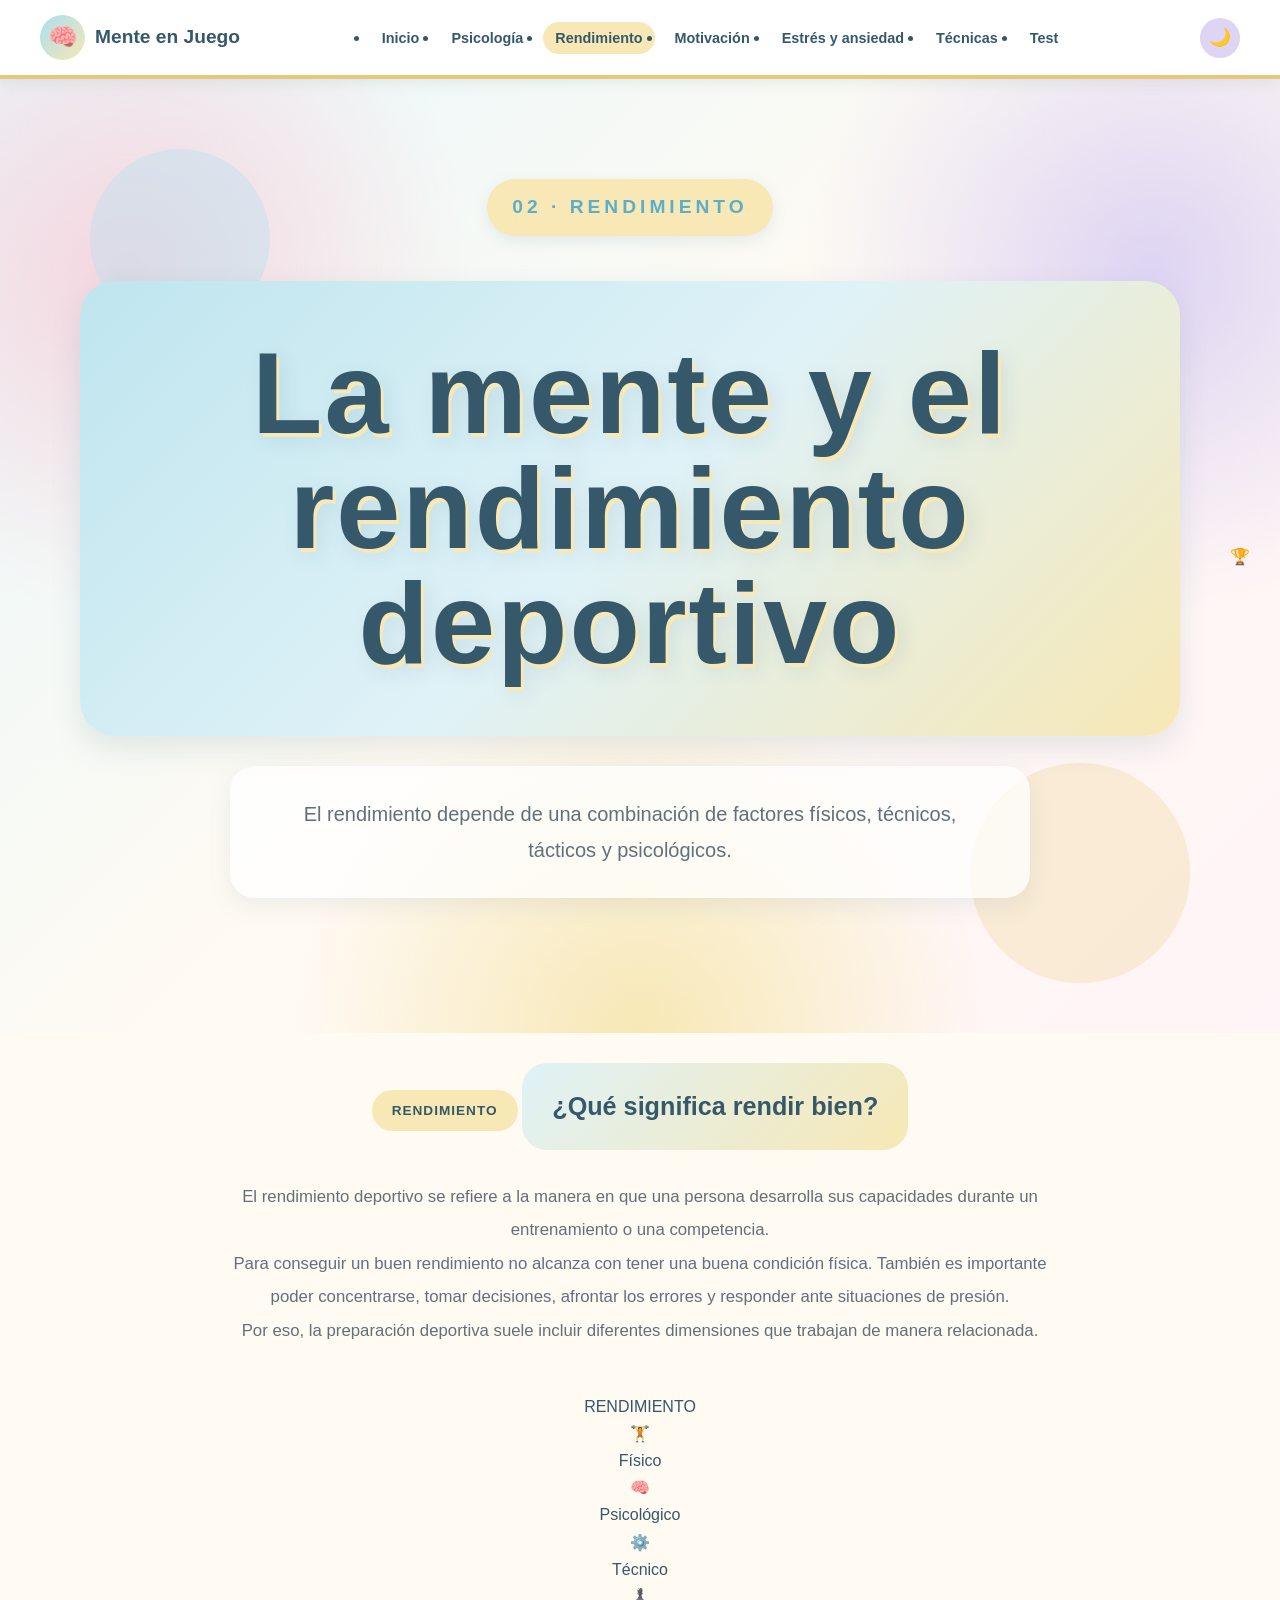
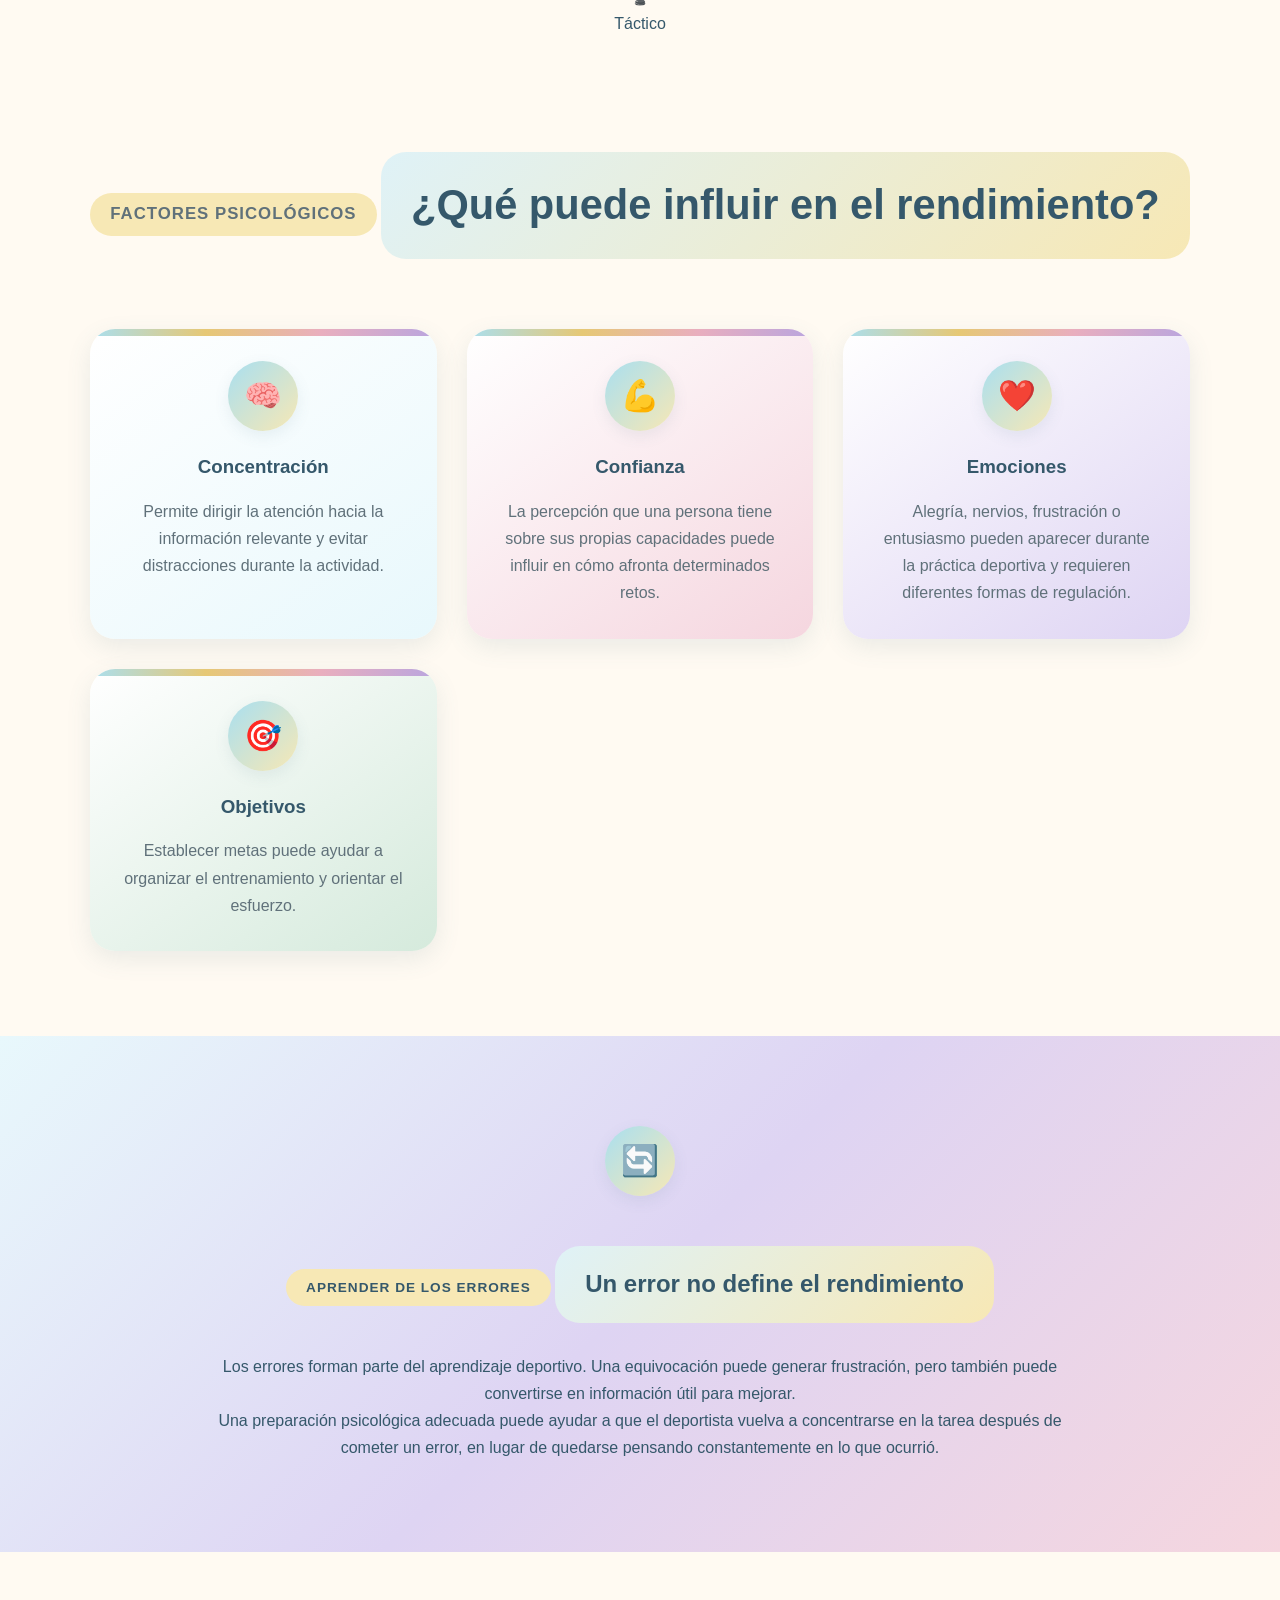
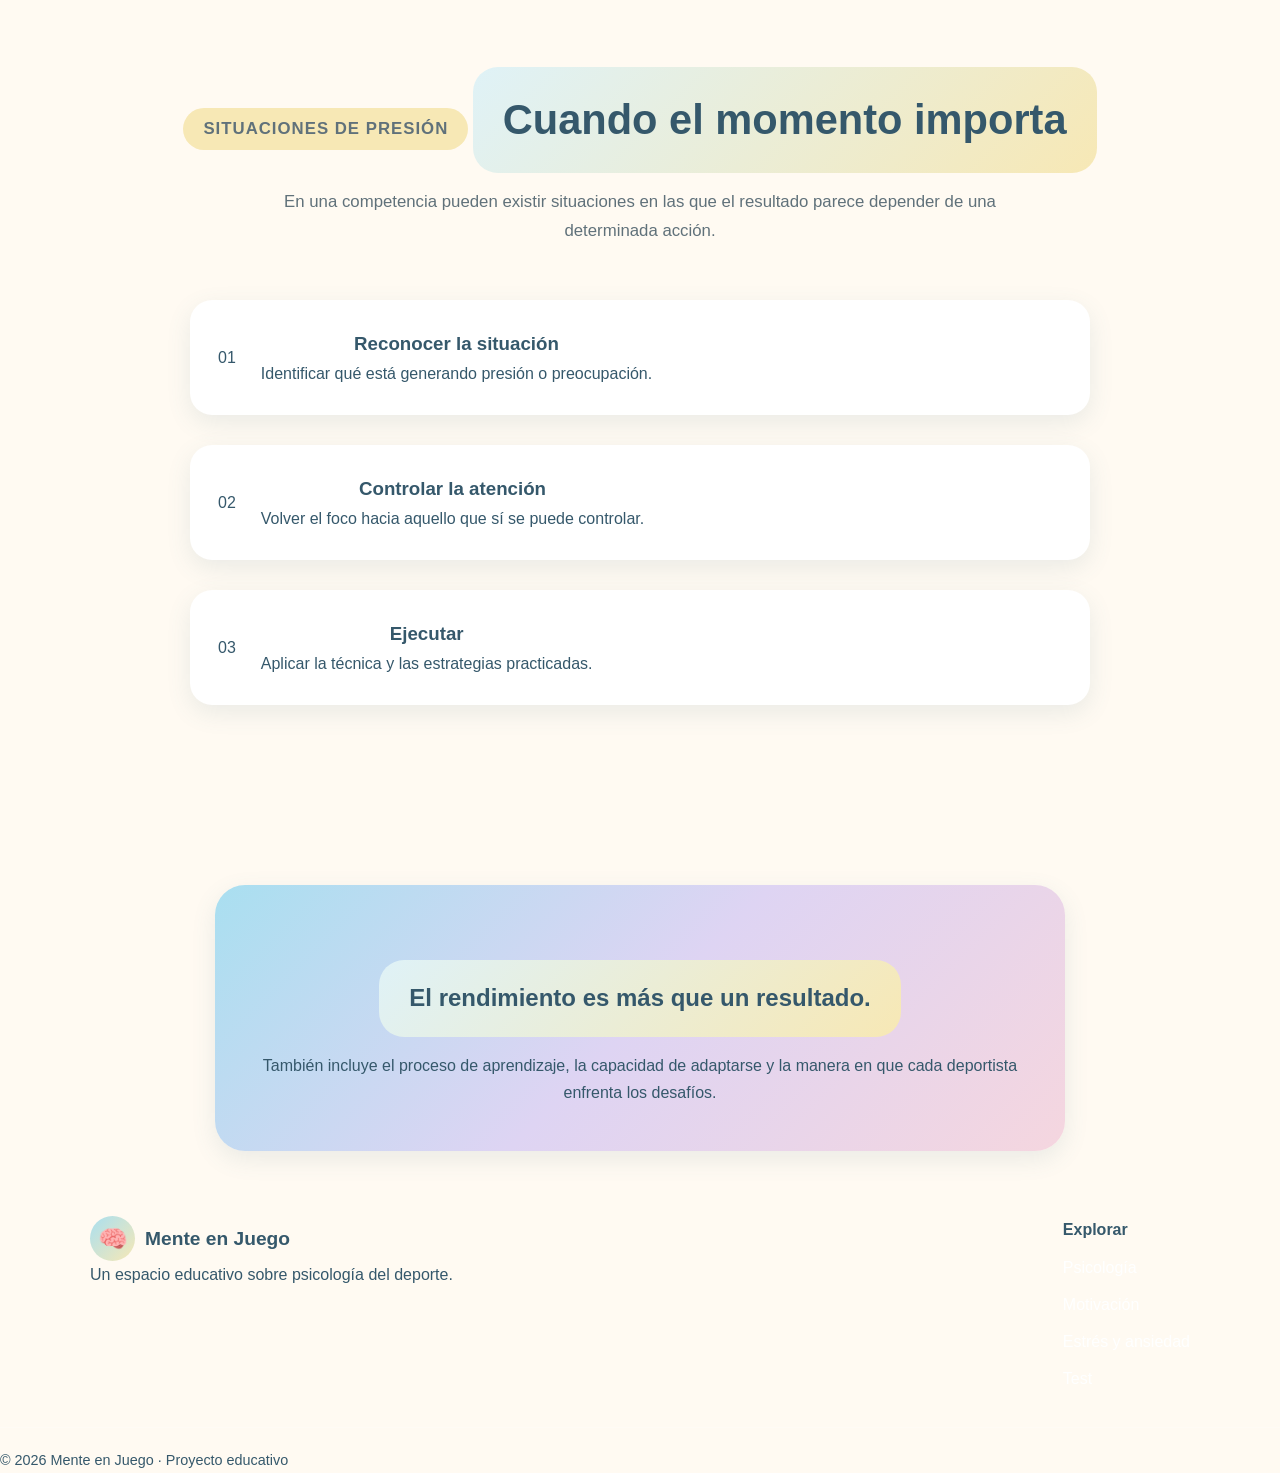
<file: rendimiento.html>
<!DOCTYPE html>
<html lang="es">
<head>

    <meta charset="UTF-8">
    <meta name="viewport" content="width=device-width, initial-scale=1.0">

    <title>Rendimiento Deportivo | Mente en Juego</title>

    <link rel="stylesheet" href="style.css">

</head>

<body>

<header class="header">

    <nav class="navbar">

        <a href="index.html" class="logo">
            <span class="logo-icon">🧠</span>
            Mente en Juego
        </a>

        <ul class="nav-links">

            <li><a href="index.html">Inicio</a></li>
            <li><a href="psicologia.html">Psicología</a></li>
            <li><a href="rendimiento.html" class="active">Rendimiento</a></li>
            <li><a href="motivacion.html">Motivación</a></li>
            <li><a href="ansiedad.html">Estrés y ansiedad</a></li>
            <li><a href="tecnicas.html">Técnicas</a></li>
            <li><a href="test.html">Test</a></li>

        </ul>

        <button id="themeButton" class="theme-button">
            🌙
        </button>

    </nav>

</header>


<main>

    <!-- HERO -->

    <section class="page-hero">

        <div class="page-hero-content">

            <p class="hero-subtitle">
                02 · RENDIMIENTO
            </p>

            <h1>
                La mente y el rendimiento deportivo
            </h1>

            <p>
                El rendimiento depende de una combinación de factores físicos,
                técnicos, tácticos y psicológicos.
            </p>

        </div>

        <div class="page-hero-icon">
            🏆
        </div>

    </section>


    <!-- INTRO -->

    <section class="content-section">

        <div class="content-text">

            <p class="section-label">
                RENDIMIENTO
            </p>

            <h2>
                ¿Qué significa rendir bien?
            </h2>

            <p>
                El rendimiento deportivo se refiere a la manera en que una
                persona desarrolla sus capacidades durante un entrenamiento
                o una competencia.
            </p>

            <p>
                Para conseguir un buen rendimiento no alcanza con tener una
                buena condición física. También es importante poder concentrarse,
                tomar decisiones, afrontar los errores y responder ante situaciones
                de presión.
            </p>

            <p>
                Por eso, la preparación deportiva suele incluir diferentes
                dimensiones que trabajan de manera relacionada.
            </p>

        </div>

        <div class="performance-wheel">

            <div class="performance-center">
                RENDIMIENTO
            </div>

            <div class="performance-item item-top">
                🏋️<br>Físico
            </div>

            <div class="performance-item item-right">
                🧠<br>Psicológico
            </div>

            <div class="performance-item item-bottom">
                ⚙️<br>Técnico
            </div>

            <div class="performance-item item-left">
                ♟️<br>Táctico
            </div>

        </div>

    </section>


    <!-- FACTORES -->

    <section class="section">

        <div class="section-heading">

            <p class="section-label">
                FACTORES PSICOLÓGICOS
            </p>

            <h2>
                ¿Qué puede influir en el rendimiento?
            </h2>

        </div>


        <div class="cards-grid">

            <article class="info-card">

                <div class="card-icon">🧠</div>

                <h3>
                    Concentración
                </h3>

                <p>
                    Permite dirigir la atención hacia la información relevante
                    y evitar distracciones durante la actividad.
                </p>

            </article>


            <article class="info-card">

                <div class="card-icon">💪</div>

                <h3>
                    Confianza
                </h3>

                <p>
                    La percepción que una persona tiene sobre sus propias
                    capacidades puede influir en cómo afronta determinados retos.
                </p>

            </article>


            <article class="info-card">

                <div class="card-icon">❤️</div>

                <h3>
                    Emociones
                </h3>

                <p>
                    Alegría, nervios, frustración o entusiasmo pueden aparecer
                    durante la práctica deportiva y requieren diferentes formas
                    de regulación.
                </p>

            </article>


            <article class="info-card">

                <div class="card-icon">🎯</div>

                <h3>
                    Objetivos
                </h3>

                <p>
                    Establecer metas puede ayudar a organizar el entrenamiento
                    y orientar el esfuerzo.
                </p>

            </article>

        </div>

    </section>


    <!-- ERROR -->

    <section class="highlight-section">

        <div class="highlight-icon">
            🔄
        </div>

        <div>

            <p class="section-label">
                APRENDER DE LOS ERRORES
            </p>

            <h2>
                Un error no define el rendimiento
            </h2>

            <p>
                Los errores forman parte del aprendizaje deportivo. Una
                equivocación puede generar frustración, pero también puede
                convertirse en información útil para mejorar.
            </p>

            <p>
                Una preparación psicológica adecuada puede ayudar a que el
                deportista vuelva a concentrarse en la tarea después de cometer
                un error, en lugar de quedarse pensando constantemente en lo que
                ocurrió.
            </p>

        </div>

    </section>


    <!-- PRESIÓN -->

    <section class="section">

        <div class="section-heading">

            <p class="section-label">
                SITUACIONES DE PRESIÓN
            </p>

            <h2>
                Cuando el momento importa
            </h2>

            <p>
                En una competencia pueden existir situaciones en las que el
                resultado parece depender de una determinada acción.
            </p>

        </div>


        <div class="steps">

            <div class="step">

                <span>01</span>

                <div>

                    <h3>
                        Reconocer la situación
                    </h3>

                    <p>
                        Identificar qué está generando presión o preocupación.
                    </p>

                </div>

            </div>


            <div class="step">

                <span>02</span>

                <div>

                    <h3>
                        Controlar la atención
                    </h3>

                    <p>
                        Volver el foco hacia aquello que sí se puede controlar.
                    </p>

                </div>

            </div>


            <div class="step">

                <span>03</span>

                <div>

                    <h3>
                        Ejecutar
                    </h3>

                    <p>
                        Aplicar la técnica y las estrategias practicadas.
                    </p>

                </div>

            </div>

        </div>

    </section>


    <!-- CONCLUSIÓN -->

    <section class="final-message">

        <h2>
            El rendimiento es más que un resultado.
        </h2>

        <p>
            También incluye el proceso de aprendizaje, la capacidad de
            adaptarse y la manera en que cada deportista enfrenta los desafíos.
        </p>

    </section>

</main>


<footer class="footer">

    <div class="footer-content">

        <div class="footer-brand">

            <a href="index.html" class="logo">
                <span class="logo-icon">🧠</span>
                Mente en Juego
            </a>

            <p>
                Un espacio educativo sobre psicología del deporte.
            </p>

        </div>

        <div class="footer-links">

            <h4>Explorar</h4>

            <a href="psicologia.html">Psicología</a>
            <a href="motivacion.html">Motivación</a>
            <a href="ansiedad.html">Estrés y ansiedad</a>
            <a href="test.html">Test</a>

        </div>

    </div>

    <div class="footer-bottom">
        <p>© 2026 Mente en Juego · Proyecto educativo</p>
    </div>

</footer>

<script src="script.js"></script>

</body>
</html>
</file>
<file: style.css>
/* =====================================================
   PSICOLOGÍA DEL DEPORTE
   CSS COMPLETO DEL SITIO WEB
===================================================== */


/* =====================================================
   INICIO - INDEX
===================================================== */
.boton-experiencia {
    display: inline-block;
    margin-top: 55px;
    padding: 20px 45px;
    border-radius: 50px;
    text-decoration: none;
    font-size: 1.3rem;
    font-weight: 800;
    color: #35586b;
    background: linear-gradient(
        135deg,
        #a9dff0,
        #f7e8b5,
        #f5d6df,
        #ded4f3
    );
    box-shadow: 0 10px 30px rgba(80, 120, 140, 0.25);
    border: 3px solid rgba(255, 255, 255, 0.9);
    transition: transform 0.25s ease, box-shadow 0.25s ease;
}

.boton-experiencia:hover {
    transform: translateY(-6px) scale(1.04);
    box-shadow: 0 15px 35px rgba(80, 120, 140, 0.3);
}
.page-hero {
    min-height: 780px;
    padding: 80px 25px 100px;

    display: flex;
    align-items: center;
    justify-content: center;

    text-align: center;

    background: linear-gradient(
        135deg,
        #e8f8fc,
        #fffaf2,
        #f8e8ed,
        #eee8f8
    );

    position: relative;
    overflow: hidden;
}

/* Decoraciones pastel del fondo */

.page-hero::before {
    content: "";

    position: absolute;

    width: 250px;
    height: 250px;

    background: #bfe5ef;

    opacity: 0.45;

    border-radius: 50%;

    top: -80px;
    left: -60px;
}

.page-hero::after {
    content: "";

    position: absolute;

    width: 300px;
    height: 300px;

    background: #f4dce0;

    opacity: 0.5;

    border-radius: 50%;

    bottom: -120px;
    right: -80px;
}


/* Contenido completo del inicio */

.page-hero-content {

    width: 100%;

    max-width: 1100px;

    margin: 0 auto;

    display: flex;

    flex-direction: column;

    align-items: center;

    justify-content: center;

    text-align: center;

    position: relative;

    z-index: 2;
}


/* MENTE - DEPORTE - RENDIMIENTO */

.hero-subtitle {

    display: inline-block;

    margin-bottom: 25px;

    padding: 12px 25px;

    background: #f7e8b5;

    color: #35586b;

    border-radius: 30px;

    font-size: 1.4rem;

    font-weight: bold;

    letter-spacing: 3px;

    text-align: center;

    box-shadow: 0 5px 15px rgba(80, 120, 140, 0.12);
}


/* TÍTULO PRINCIPAL */

.page-hero h1 {

    width: 100%;

    margin: 0;

    padding: 55px 35px;

    background: linear-gradient(
        135deg,
        #bfe5ef,
        #dff2f7,
        #f7e8b5
    );

    border-radius: 35px;

    font-size: clamp(4rem, 9vw, 8rem);

    line-height: 1;

    text-align: center;

    color: #35586b;

    letter-spacing: 2px;

    text-shadow:
        3px 4px 0 rgba(255, 255, 255, 0.7);

    box-shadow:
        0 12px 30px rgba(80, 120, 140, 0.15);

    margin-bottom: 55px;
}


/* DESCRIPCIÓN DEL INICIO */

.page-hero p:not(.hero-subtitle) {

    max-width: 800px;

    margin: 0 auto 40px;

    padding: 30px 40px;

    background: rgba(255, 255, 255, 0.75);

    border-radius: 25px;

    text-align: center;

    font-size: 1.2rem;

    line-height: 1.9;

    color: #60717a;

    box-shadow: 0 8px 25px rgba(80, 120, 140, 0.10);
}


/* BOTÓN */

.page-hero .btn {

    margin-top: 10px;

    padding: 15px 35px;

    font-size: 1.05rem;
}


/* =====================================================
   DESCRIPCIÓN QUE APARECE DESPUÉS DEL INICIO
===================================================== */

.page-description {

    max-width: 900px;

    margin: 70px auto;

    padding: 40px 50px;

    text-align: center;

    background: linear-gradient(
        135deg,
        #ffffff,
        #e8f8fc,
        #f5d6df
    );

    border-radius: 30px;

    border-top: 7px solid #e6c875;

    box-shadow:
        0 10px 30px rgba(80, 120, 140, 0.12);

    font-size: 1.1rem;

    line-height: 2;
}


/* =====================================================
   TODO EL CONTENIDO DEL INDEX CENTRADO
===================================================== */

#inicio,
#contenido,
main {

    text-align: center;
}

#inicio p,
#contenido p,
main p {

    margin-left: auto;

    margin-right: auto;
}


/* =====================================================
   ESPACIO ENTRE LAS PARTES
===================================================== */

#inicio section,
#contenido section {

    margin-bottom: 70px;
}


/* =====================================================
   TÍTULOS DE LAS SECCIONES DEL INDEX
===================================================== */

#inicio h2,
#contenido h2,
main h2 {

    margin-top: 30px;

    margin-bottom: 30px;

    padding: 18px 30px;

    display: inline-block;

    background: linear-gradient(
        135deg,
        #dff2f7,
        #f7e8b5
    );

    border-radius: 25px;

    color: #35586b;

    text-align: center;
}


/* =====================================================
   PÁRRAFOS DEL INDEX
===================================================== */

#inicio .content-text,
#contenido .content-text,
main .content-text {

    max-width: 850px;

    margin: 0 auto 45px;

    text-align: center;

    line-height: 2;
}


/* =====================================================
   TARJETAS DEL INDEX
===================================================== */

#inicio .cards-grid,
#contenido .cards-grid {

    margin-top: 45px;

    margin-bottom: 70px;
}


/* =====================================================
   COLORES PASTEL PARA LAS TARJETAS
===================================================== */

#inicio .info-card:nth-child(1) {

    background: #e8f8fc;
}

#inicio .info-card:nth-child(2) {

    background: #f5d6df;
}

#inicio .info-card:nth-child(3) {

    background: #ded4f3;
}

#inicio .info-card:nth-child(4) {

    background: #d5eadc;
}

#inicio .info-card:nth-child(5) {

    background: #f8ddc8;
}

#inicio .info-card:nth-child(6) {

    background: #f7e8b5;
}


/* =====================================================
   RESPONSIVE DEL INICIO
===================================================== */

@media (max-width: 900px) {

    .page-hero {

        min-height: 700px;

        padding: 70px 20px;
    }

    .page-hero h1 {

        font-size: 5rem;

        padding: 45px 25px;
    }

    .hero-subtitle {

        font-size: 1.1rem;
    }
}


@media (max-width: 600px) {

    .page-hero {

        min-height: 650px;

        padding: 60px 15px;
    }

    .hero-subtitle {

        font-size: 0.9rem;

        letter-spacing: 2px;

        padding: 10px 16px;
    }

    .page-hero h1 {

        font-size: 3.3rem;

        padding: 40px 15px;
    }

    .page-hero p:not(.hero-subtitle) {

        font-size: 1rem;

        padding: 25px 20px;
    }

    .page-description {

        padding: 30px 20px;

        font-size: 1rem;
    }
}

/* =====================================================
   COLORES
===================================================== */

:root {
    --celeste: #a9dff0;
    --celeste-claro: #e8f8fc;
    --celeste-fuerte: #5caec9;

    --dorado: #e6c875;
    --dorado-claro: #f7e8b5;
    --dorado-suave: #fff5d6;

    --rosa: #f5d6df;
    --rosa-fuerte: #e9aebe;

    --lila: #ded4f3;
    --lila-fuerte: #b9a5df;

    --verde: #d5eadc;
    --verde-fuerte: #9ac7aa;

    --durazno: #f8ddc8;
    --durazno-fuerte: #e9b996;

    --crema: #fffaf2;
    --blanco: #ffffff;

    --azul-oscuro: #35586b;
    --azul-medio: #527c91;

    --gris: #60717a;

    --sombra: 0 8px 25px rgba(80, 120, 140, 0.12);
}


/* =====================================================
   CONFIGURACIÓN GENERAL
===================================================== */

* {
    margin: 0;
    padding: 0;
    box-sizing: border-box;
}

html {
    scroll-behavior: smooth;
}

body {
    font-family: "Segoe UI", Arial, sans-serif;
    background: var(--crema);
    color: var(--azul-oscuro);
    line-height: 1.7;
}


/* =====================================================
   ENCABEZADO
===================================================== */

.header {
    position: sticky;
    top: 0;
    z-index: 1000;

    background: rgba(255, 255, 255, 0.96);

    border-bottom: 4px solid var(--dorado);

    box-shadow: 0 3px 15px rgba(80, 120, 140, 0.12);
}

.navbar {
    max-width: 1250px;
    min-height: 75px;

    margin: auto;
    padding: 10px 25px;

    display: flex;
    align-items: center;
    justify-content: space-between;

    gap: 20px;
}

.logo {
    display: flex;
    align-items: center;

    gap: 10px;

    color: var(--azul-oscuro);

    text-decoration: none;

    font-size: 1.2rem;
    font-weight: bold;
}

.logo-icon {
    width: 45px;
    height: 45px;

    display: flex;
    align-items: center;
    justify-content: center;

    background: linear-gradient(
        135deg,
        var(--celeste),
        var(--dorado-claro)
    );

    border-radius: 50%;

    font-size: 1.5rem;
}

.nav-links {
    display: flex;
    align-items: center;
    justify-content: center;

    gap: 8px;

    flex-wrap: wrap;
}

.nav-links a {
    text-decoration: none;

    color: var(--azul-oscuro);

    padding: 8px 12px;

    border-radius: 20px;

    font-size: 0.9rem;
    font-weight: 600;

    transition: 0.3s;
}

.nav-links a:hover {
    background: var(--celeste-claro);

    color: var(--celeste-fuerte);

    transform: translateY(-2px);
}

.nav-links a.active {
    background: var(--dorado-claro);

    color: var(--azul-oscuro);
}

.theme-button {
    border: none;

    background: var(--lila);

    width: 40px;
    height: 40px;

    border-radius: 50%;

    cursor: pointer;

    font-size: 1.1rem;

    transition: 0.3s;
}

.theme-button:hover {
    transform: rotate(15deg) scale(1.05);
}


/* =====================================================
   HERO / PÁGINA PRINCIPAL
===================================================== */

.page-hero {
    min-height: 750px;

    padding: 100px 30px;

    display: flex;
    align-items: center;
    justify-content: center;

    text-align: center;

    position: relative;

    overflow: hidden;

    background:
        radial-gradient(
            circle at 10% 20%,
            var(--rosa) 0%,
            transparent 25%
        ),

        radial-gradient(
            circle at 90% 20%,
            var(--lila) 0%,
            transparent 25%
        ),

        radial-gradient(
            circle at 50% 100%,
            var(--dorado-claro) 0%,
            transparent 30%
        ),

        linear-gradient(
            135deg,
            var(--celeste-claro),
            var(--crema),
            #fff4f7
        );
}

.page-hero::before {
    content: "";

    position: absolute;

    width: 180px;
    height: 180px;

    background: var(--celeste);

    opacity: 0.35;

    border-radius: 50%;

    top: 70px;
    left: 7%;
}

.page-hero::after {
    content: "";

    position: absolute;

    width: 220px;
    height: 220px;

    background: var(--dorado);

    opacity: 0.25;

    border-radius: 50%;

    bottom: 50px;
    right: 7%;
}

.page-hero-content {
    width: 100%;

    max-width: 1100px;

    margin: 0 auto;

    display: flex;

    flex-direction: column;

    align-items: center;

    justify-content: center;

    text-align: center;

    position: relative;

    z-index: 2;
}


/* =====================================================
   TÍTULO PRINCIPAL
===================================================== */

.page-hero h1 {
    width: 100%;

    margin: 20px 0 30px;

    font-size: clamp(4rem, 9vw, 8rem);

    line-height: 1;

    text-align: center;

    color: var(--azul-oscuro);

    letter-spacing: 2px;

    text-shadow:
        3px 4px 0 var(--dorado-claro),
        6px 7px 20px rgba(80, 120, 140, 0.15);
}

.hero-subtitle {
    font-size: 1.2rem;

    letter-spacing: 4px;

    text-align: center;

    color: var(--celeste-fuerte);

    font-weight: bold;
}

.page-hero p:not(.hero-subtitle) {
    max-width: 800px;

    margin: 0 auto 35px;

    text-align: center;

    font-size: 1.25rem;

    line-height: 1.8;

    color: var(--gris);
}


/* =====================================================
   DESCRIPCIÓN DEL INDEX
===================================================== */

.page-description {
    max-width: 900px;

    margin: 60px auto;

    padding: 35px 45px;

    text-align: center;

    background: linear-gradient(
        135deg,
        var(--blanco),
        var(--celeste-claro),
        var(--rosa)
    );

    border-left: 7px solid var(--dorado);

    border-radius: 25px;

    box-shadow: var(--sombra);

    font-size: 1.1rem;

    line-height: 2;
}


/* =====================================================
   SECCIONES
===================================================== */

.section {
    padding: 85px 25px;
}

.content-section {
    max-width: 1150px;

    margin: 0 auto;
}

.section-heading {
    text-align: center;

    margin-bottom: 55px;
}

.section-heading h2 {
    font-size: 2.6rem;

    margin-bottom: 15px;

    color: var(--azul-oscuro);
}

.section-heading p {
    max-width: 750px;

    margin: 0 auto;

    color: var(--gris);

    font-size: 1.05rem;
}

.section-label {
    display: inline-block;

    padding: 7px 20px;

    margin-bottom: 15px;

    background: var(--dorado-claro);

    color: var(--azul-oscuro);

    border-radius: 30px;

    font-size: 0.85rem;

    font-weight: bold;

    letter-spacing: 1px;
}


/* =====================================================
   PÁRRAFOS
===================================================== */

.content-text {
    max-width: 850px;

    margin: 0 auto 40px;

    text-align: center;

    font-size: 1.05rem;

    line-height: 1.9;

    color: var(--gris);
}

.content-text + .content-text {
    margin-top: 50px;
}


/* =====================================================
   CAJA DE DEFINICIÓN
===================================================== */

.definition-box {
    max-width: 900px;

    margin: 50px auto;

    padding: 40px;

    background: linear-gradient(
        135deg,
        var(--dorado-claro),
        var(--crema),
        var(--rosa)
    );

    border-radius: 25px;

    text-align: center;

    box-shadow: var(--sombra);
}

.definition-box h3 {
    margin-bottom: 15px;

    font-size: 1.5rem;
}


/* =====================================================
   TARJETAS
===================================================== */

.cards-grid {
    max-width: 1100px;

    margin: 0 auto;

    display: grid;

    grid-template-columns: repeat(3, 1fr);

    gap: 30px;
}

.info-card,
.technique-card,
.role-card,
.distraction-card,
.source-card {

    padding: 32px;

    background: var(--blanco);

    border-radius: 25px;

    box-shadow: var(--sombra);

    text-align: center;

    position: relative;

    overflow: hidden;

    transition:
        transform 0.3s ease,
        box-shadow 0.3s ease;
}

.info-card::before,
.technique-card::before,
.role-card::before {

    content: "";

    position: absolute;

    top: 0;
    left: 0;

    width: 100%;
    height: 7px;

    background: linear-gradient(
        90deg,
        var(--celeste),
        var(--dorado),
        var(--rosa-fuerte),
        var(--lila-fuerte)
    );
}

.info-card:nth-child(1) {
    background: linear-gradient(
        145deg,
        var(--blanco),
        var(--celeste-claro)
    );
}

.info-card:nth-child(2) {
    background: linear-gradient(
        145deg,
        var(--blanco),
        var(--rosa)
    );
}

.info-card:nth-child(3) {
    background: linear-gradient(
        145deg,
        var(--blanco),
        var(--lila)
    );
}

.info-card:nth-child(4) {
    background: linear-gradient(
        145deg,
        var(--blanco),
        var(--verde)
    );
}

.info-card:nth-child(5) {
    background: linear-gradient(
        145deg,
        var(--blanco),
        var(--durazno)
    );
}

.info-card:nth-child(6) {
    background: linear-gradient(
        145deg,
        var(--blanco),
        var(--dorado-claro)
    );
}

.info-card:hover,
.technique-card:hover,
.role-card:hover,
.distraction-card:hover,
.source-card:hover {

    transform: translateY(-8px);

    box-shadow:
        0 18px 40px rgba(80, 120, 140, 0.18);
}

.info-card h3,
.technique-card h3,
.role-card h3,
.distraction-card h3 {

    margin-bottom: 15px;

    color: var(--azul-oscuro);
}

.info-card p,
.technique-card p,
.role-card p,
.distraction-card p {

    color: var(--gris);
}


/* =====================================================
   ICONOS
===================================================== */

.card-icon,
.technique-icon,
.highlight-icon,
.source-icon {

    width: 70px;
    height: 70px;

    margin: 0 auto 20px;

    display: flex;

    align-items: center;
    justify-content: center;

    border-radius: 50%;

    background: linear-gradient(
        135deg,
        var(--celeste),
        var(--dorado-claro)
    );

    font-size: 1.9rem;

    box-shadow: 0 5px 15px rgba(80, 120, 140, 0.1);
}


/* =====================================================
   EJEMPLOS
===================================================== */

.card-example {
    margin-top: 20px;

    padding: 15px 18px;

    background: rgba(255, 255, 255, 0.7);

    border-radius: 15px;

    font-size: 0.95rem;
}


/* =====================================================
   SECCIÓN DESTACADA
===================================================== */

.highlight-section {

    padding: 90px 25px;

    background: linear-gradient(
        135deg,
        var(--celeste-claro),
        var(--lila),
        var(--rosa)
    );

    text-align: center;
}

.highlight-section > * {

    max-width: 850px;

    margin-left: auto;

    margin-right: auto;
}


/* =====================================================
   DISTRACTORES
===================================================== */

.distraction-grid {

    display: grid;

    grid-template-columns: repeat(3, 1fr);

    gap: 25px;

    max-width: 1100px;

    margin: 0 auto;
}

.distraction-card:nth-child(1) {
    background: var(--rosa);
}

.distraction-card:nth-child(2) {
    background: var(--lila);
}

.distraction-card:nth-child(3) {
    background: var(--verde);
}

.distraction-card:nth-child(4) {
    background: var(--durazno);
}

.distraction-card:nth-child(5) {
    background: var(--celeste);
}

.distraction-card:nth-child(6) {
    background: var(--dorado-claro);
}


/* =====================================================
   PASOS
===================================================== */

.steps {
    max-width: 900px;

    margin: 0 auto;
}

.step {

    display: flex;

    align-items: center;

    gap: 25px;

    margin-bottom: 30px;

    padding: 28px;

    background: var(--blanco);

    border-radius: 22px;

    box-shadow: var(--sombra);
}

.step-number,
.technique-number {

    min-width: 55px;

    height: 55px;

    display: flex;

    align-items: center;

    justify-content: center;

    border-radius: 50%;

    background: linear-gradient(
        135deg,
        var(--celeste-fuerte),
        var(--dorado)
    );

    color: white;

    font-weight: bold;

    font-size: 1.1rem;
}


/* =====================================================
   TÉCNICAS
===================================================== */

.technique-grid {

    display: grid;

    grid-template-columns: repeat(2, 1fr);

    gap: 30px;

    max-width: 1050px;

    margin: 0 auto;
}

.technique-how {

    margin-top: 20px;

    padding: 17px;

    background: var(--celeste-claro);

    border-radius: 15px;
}


/* =====================================================
   EQUIPO
===================================================== */

.role-grid {

    display: grid;

    grid-template-columns: repeat(3, 1fr);

    gap: 30px;

    max-width: 1100px;

    margin: 0 auto;
}


/* =====================================================
   BOTONES
===================================================== */

.btn {

    display: inline-block;

    padding: 14px 30px;

    border-radius: 30px;

    text-decoration: none;

    font-weight: bold;

    border: none;

    cursor: pointer;

    transition: 0.3s;
}

.btn-primary {

    background: linear-gradient(
        135deg,
        var(--celeste-fuerte),
        var(--dorado)
    );

    color: white;

    box-shadow:
        0 7px 18px rgba(90, 150, 175, 0.25);
}

.btn-primary:hover {

    transform: translateY(-4px) scale(1.02);

    box-shadow:
        0 10px 25px rgba(90, 150, 175, 0.3);
}

.btn-secondary {

    background: var(--rosa);

    color: var(--azul-oscuro);
}

.btn-secondary:hover {

    background: var(--rosa-fuerte);

    transform: translateY(-2px);
}


/* =====================================================
   TEST
===================================================== */

.test-introduction {

    max-width: 800px;

    margin: 0 auto 45px;

    padding: 35px;

    text-align: center;

    background: linear-gradient(
        135deg,
        var(--celeste-claro),
        var(--lila)
    );

    border-radius: 25px;

    box-shadow: var(--sombra);
}

.test-intro-icon {

    font-size: 3rem;

    margin-bottom: 15px;
}

.test-container {

    max-width: 900px;

    margin: 0 auto;
}

.question-card {

    margin-bottom: 30px;

    padding: 32px;

    background: white;

    border-radius: 22px;

    box-shadow: var(--sombra);
}

.question-number {

    display: inline-block;

    margin-bottom: 15px;

    padding: 5px 14px;

    background: var(--dorado-claro);

    border-radius: 20px;

    font-weight: bold;
}

.answer-option {

    display: block;

    margin: 12px 0;

    padding: 14px 18px;

    background: var(--celeste-claro);

    border-radius: 15px;

    cursor: pointer;

    transition: 0.2s;
}

.answer-option:hover {

    background: var(--celeste);

    transform: translateX(3px);
}

.test-submit {

    text-align: center;

    margin-top: 35px;
}


/* =====================================================
   RESULTADO DEL TEST
===================================================== */

.test-result {

    max-width: 700px;

    margin: 45px auto;

    padding: 45px;

    background: linear-gradient(
        135deg,
        var(--dorado-claro),
        var(--rosa),
        var(--celeste-claro)
    );

    border-radius: 30px;

    text-align: center;

    box-shadow: var(--sombra);
}

.result-icon {

    font-size: 3rem;
}

.result-score {

    margin: 15px 0;

    font-size: 2.7rem;

    font-weight: bold;
}


/* =====================================================
   FUENTES
===================================================== */

.source-list {

    max-width: 950px;

    margin: 0 auto;
}

.source-card {

    margin-bottom: 25px;

    text-align: left;
}

.source-type {

    display: inline-block;

    margin-bottom: 10px;

    padding: 5px 12px;

    background: var(--dorado-claro);

    border-radius: 15px;

    font-size: 0.8rem;

    font-weight: bold;
}

.source-content {

    color: var(--gris);
}

.source-link {

    color: var(--celeste-fuerte);

    font-weight: bold;
}

.topic-source-grid {

    display: grid;

    grid-template-columns: repeat(2, 1fr);

    gap: 25px;
}

.topic-source {

    padding: 25px;

    background: var(--celeste-claro);

    border-radius: 20px;
}

.bibliography-box {

    max-width: 900px;

    margin: 45px auto;

    padding: 30px;

    background: var(--dorado-claro);

    border-radius: 20px;
}


/* =====================================================
   AVISO
===================================================== */

.notice-box {

    max-width: 850px;

    margin: 45px auto;

    padding: 28px;

    background: var(--rosa);

    border-radius: 20px;

    text-align: center;
}

.notice-icon {

    font-size: 2rem;

    margin-bottom: 10px;
}


/* =====================================================
   MENSAJE FINAL
===================================================== */

.final-message {

    max-width: 850px;

    margin: 65px auto;

    padding: 45px;

    text-align: center;

    background: linear-gradient(
        135deg,
        var(--celeste),
        var(--lila),
        var(--rosa)
    );

    border-radius: 30px;

    box-shadow: var(--sombra);
}

.final-message h2 {

    margin-bottom: 15px;
}

```css
/* ============================= */
/* COMPARTE TU EXPERIENCIA */
/* ============================= */


/* PARTE PARA ESCRIBIR */

.write-experience {
    background: #dff3f5;
    padding: 80px 20px;
    text-align: center;
}

.write-content {
    max-width: 750px;
    margin: auto;
}

.write-content h1 {
    font-size: 48px;
    margin-bottom: 15px;
    color: #28566b;
}

.write-content p {
    font-size: 18px;
    color: #527887;
    margin-bottom: 35px;
}


/* FORMULARIO */

#experienceForm {
    background: #fffaf0;
    padding: 35px;
    border-radius: 25px;
    box-shadow: 0 8px 25px rgba(0,0,0,0.08);
}

#experienceForm input,
#experienceForm textarea {
    width: 100%;
    box-sizing: border-box;
    border: none;
    border-radius: 15px;
    padding: 15px;
    margin-bottom: 15px;
    font-size: 16px;
    background: #f7f0df;
    outline: none;
}

#experienceForm textarea {
    resize: vertical;
}

#experienceForm input:focus,
#experienceForm textarea:focus {
    box-shadow: 0 0 0 3px #b9dfe5;
}


/* BOTÓN PUBLICAR */

#experienceForm button {
    border: none;
    border-radius: 25px;
    padding: 14px 28px;
    font-size: 16px;
    font-weight: bold;
    cursor: pointer;
    background: #e5c875;
    color: #304b57;
    transition: 0.3s;
}

#experienceForm button:hover {
    transform: translateY(-2px);
}


/* ============================= */
/* EXPERIENCIAS */
/* ============================= */

.people-experiences {
    background: #fff4df;
    padding: 75px 20px;
    min-height: 600px;
}

.experiences-content {
    max-width: 850px;
    margin: auto;
}

.experiences-content h2 {
    text-align: center;
    font-size: 35px;
    color: #496575;
    margin-bottom: 10px;
}

.experiences-intro {
    text-align: center;
    color: #71838b;
    margin-bottom: 40px;
}


/* TARJETAS */

.experience-card {
    background: #ffffff;
    border-radius: 22px;
    padding: 28px;
    margin-bottom: 25px;
    box-shadow: 0 7px 22px rgba(0,0,0,0.08);
    transition: 0.3s;
}

.experience-card:hover {
    transform: translateY(-3px);
}


/* PERSONA */

.person-info {
    display: flex;
    align-items: center;
    gap: 15px;
    margin-bottom: 20px;
}

.avatar {
    width: 48px;
    height: 48px;
    border-radius: 50%;
    background: #b9dfe5;
    display: flex;
    align-items: center;
    justify-content: center;
    font-size: 20px;
    font-weight: bold;
    color: #355866;
}

.person-info h3 {
    margin: 0;
    color: #365565;
}

.person-info span {
    color: #8a9a9f;
    font-size: 14px;
}


/* EXPERIENCIA */

.experience-text {
    color: #52656d;
    line-height: 1.7;
    font-size: 16px;
}


/* COMENTARIOS */

.comments {
    border-top: 1px solid #eee2cf;
    margin-top: 25px;
    padding-top: 20px;
}

.comments h4 {
    color: #657b84;
    margin-bottom: 15px;
}

.comment {
    background: #f7f0df;
    border-radius: 12px;
    padding: 12px 15px;
    margin-bottom: 10px;
    color: #596c73;
}

.no-comments {
    color: #a1aaad;
    font-size: 14px;
}


/* ESCRIBIR COMENTARIO */

.comment-form {
    display: flex;
    gap: 10px;
    margin-top: 15px;
}

.comment-input {
    flex: 1;
    border: none;
    background: #f4f4f4;
    border-radius: 20px;
    padding: 12px 16px;
    outline: none;
}

.comment-form button {
    border: none;
    border-radius: 20px;
    padding: 10px 18px;
    background: #b9dfe5;
    color: #355866;
    font-weight: bold;
    cursor: pointer;
}


/* ============================= */
/* CELULAR */
/* ============================= */

@media (max-width: 700px) {

    .write-content h1 {
        font-size: 36px;
    }

    #experienceForm {
        padding: 25px;
    }

    .people-experiences {
        padding: 55px 15px;
    }

    .experience-card {
        padding: 22px;
    }

    .comment-form {
        flex-direction: column;
    }

    .comment-form button {
        width: 100%;
    }

}
```


/* =====================================================
   FOOTER
===================================================== */

.footer {

    margin-top: 60px;

    padding: 55px 25px 25px;

    background: var(--azul-oscuro);

    color: white;

    text-align: center;
}

.footer-content {

    max-width: 1100px;

    margin: 0 auto;

    display: flex;

    justify-content: space-between;

    gap: 40px;

    text-align: left;
}

.footer-brand {

    max-width: 450px;
}

.footer-links {

    display: flex;

    flex-direction: column;

    gap: 10px;
}

.footer-links a {

    color: white;

    text-decoration: none;

    transition: 0.2s;
}

.footer-links a:hover {

    color: var(--dorado-claro);
}

.footer-bottom {

    margin-top: 35px;

    padding-top: 20px;

    border-top: 1px solid rgba(255, 255, 255, 0.2);

    font-size: 0.9rem;
}


/* =====================================================
   BOTÓN VOLVER ARRIBA
===================================================== */

.back-to-top {

    position: fixed;

    bottom: 25px;

    right: 25px;

    width: 50px;

    height: 50px;

    border: none;

    border-radius: 50%;

    background: var(--dorado);

    color: var(--azul-oscuro);

    cursor: pointer;

    font-size: 1.2rem;

    box-shadow: var(--sombra);

    z-index: 999;
}

.back-to-top:hover {

    transform: translateY(-3px);

    background: var(--dorado-claro);
}


/* =====================================================
   ANIMACIONES
===================================================== */

.visible {

    animation: aparecer 0.7s ease;
}

@keyframes aparecer {

    from {

        opacity: 0;

        transform: translateY(20px);
    }

    to {

        opacity: 1;

        transform: translateY(0);
    }
}


/* =====================================================
   MODO OSCURO
===================================================== */

.dark-mode {

    background: #1d2930;

    color: #edf6f8;
}

.dark-mode .header {

    background: #263940;
}

.dark-mode .nav-links a {

    color: white;
}

.dark-mode .info-card,
.dark-mode .technique-card,
.dark-mode .role-card,
.dark-mode .distraction-card,
.dark-mode .source-card,
.dark-mode .question-card,
.dark-mode .step {

    background: #30434b;

    color: white;
}

.dark-mode .content-text,
.dark-mode .info-card p,
.dark-mode .technique-card p,
.dark-mode .role-card p,
.dark-mode .distraction-card p,
.dark-mode .section-heading p {

    color: #dce8eb;
}

.dark-mode .page-hero h1,
.dark-mode .section-heading h2 {

    color: white;
}


/* =====================================================
   RESPONSIVE - TABLET
===================================================== */

@media (max-width: 900px) {

    .navbar {

        flex-direction: column;

        padding: 15px;
    }

    .cards-grid,
    .distraction-grid,
    .role-grid {

        grid-template-columns: repeat(2, 1fr);
    }

    .technique-grid,
    .topic-source-grid {

        grid-template-columns: 1fr;
    }

    .page-hero {

        min-height: 650px;
    }

    .page-hero h1 {

        font-size: 5rem;
    }

    .footer-content {

        flex-direction: column;

        text-align: center;
    }
}


/* =====================================================
   RESPONSIVE - CELULAR
===================================================== */

@media (max-width: 600px) {

    .nav-links {

        gap: 3px;
    }

    .nav-links a {

        font-size: 0.8rem;

        padding: 6px 8px;
    }

    .page-hero {

        min-height: 600px;

        padding: 60px 20px;
    }

    .page-hero h1 {

        font-size: 3.5rem;

        line-height: 1.05;
    }

    .hero-subtitle {

        font-size: 0.9rem;

        letter-spacing: 2px;
    }

    .page-hero p:not(.hero-subtitle) {

        font-size: 1rem;
    }

    .section {

        padding: 60px 18px;
    }

    .section-heading h2 {

        font-size: 2rem;
    }

    .cards-grid,
    .distraction-grid,
    .role-grid {

        grid-template-columns: 1fr;
    }

    .page-description {

        padding: 25px 20px;

        font-size: 1rem;

        line-height: 1.8;
    }

    .step {

        flex-direction: column;

        text-align: center;
    }

    .footer {

        padding-top: 40px;
    }
}


/* =====================================================
   ACCESIBILIDAD
===================================================== */

button:focus,
a:focus,
input:focus {

    outline: 3px solid var(--dorado);

   /* IMÁGENES DE LA PÁGINA DE INICIO */

.hero-image {
    width: 100%;
    max-width: 520px;
    height: 330px;
    object-fit: cover;
    border-radius: 30px;
    box-shadow: 0 12px 30px rgba(80, 120, 140, 0.18);
    margin-bottom: 25px;
}

.section-image {
    width: 100%;
    display: flex;
    justify-content: center;
    margin: 35px 0 55px;
}

.section-image img {
    width: 100%;
    max-width: 850px;
    height: 300px;
    object-fit: cover;
    border-radius: 30px;
    box-shadow: 0 12px 30px rgba(80, 120, 140, 0.16);
}

@media (max-width: 700px) {

    .hero-image {
        height: 250px;
    }

    .section-image img {
        height: 220px;
    }

}

    outline-offset: 3px;
}

@media (prefers-reduced-motion: reduce) {

    * {

        scroll-behavior: auto !important;

        animation: none !important;

        transition: none !important;
    }
}
/* =========================================
   INICIO - LA MENTE TAMBIÉN ENTRENA
========================================= */

.inicio {
    width: 100%;
    min-height: 650px;

    padding: 100px 30px;

    display: flex;
    flex-direction: column;
    align-items: center;
    justify-content: center;

    text-align: center;

    background: linear-gradient(
        135deg,
        #e8f8fc,
        #fffaf2,
        #f8e8ed,
        #eee8f8
    );
}


/* TÍTULO ENORME */

.titulo-inicio {
    width: 100%;
    max-width: 1100px;

    margin: 0 auto;

    padding: 50px 30px;

    text-align: center;

    font-size: clamp(4.5rem, 10vw, 9rem);

    line-height: 1;

    color: #35586b;

    background: linear-gradient(
        135deg,
        #bfe5ef,
        #dff2f7,
        #f7e8b5
    );

    border-radius: 35px;

    box-shadow:
        0 12px 35px rgba(80, 120, 140, 0.15);

    text-shadow:
        3px 4px 0 rgba(255, 255, 255, 0.8);
}


/* ESPACIO Y TEXTO DE ABAJO */

.texto-inicio {
    max-width: 850px;

    margin: 70px auto 0;

    padding: 30px 40px;

    text-align: center;

    font-size: 1.25rem;

    line-height: 2;

    color: #60717a;

    background: rgba(255, 255, 255, 0.75);

    border-radius: 25px;

    box-shadow:
        0 8px 25px rgba(80, 120, 140, 0.10);
}


/* CELULAR */

@media (max-width: 600px) {

    .inicio {
        padding: 70px 15px;
    }

    .titulo-inicio {
        font-size: 3.8rem;

        padding: 40px 20px;
    }

    .texto-inicio {
        margin-top: 50px;

        padding: 25px 20px;

        font-size: 1rem;
    }
}
</file>
